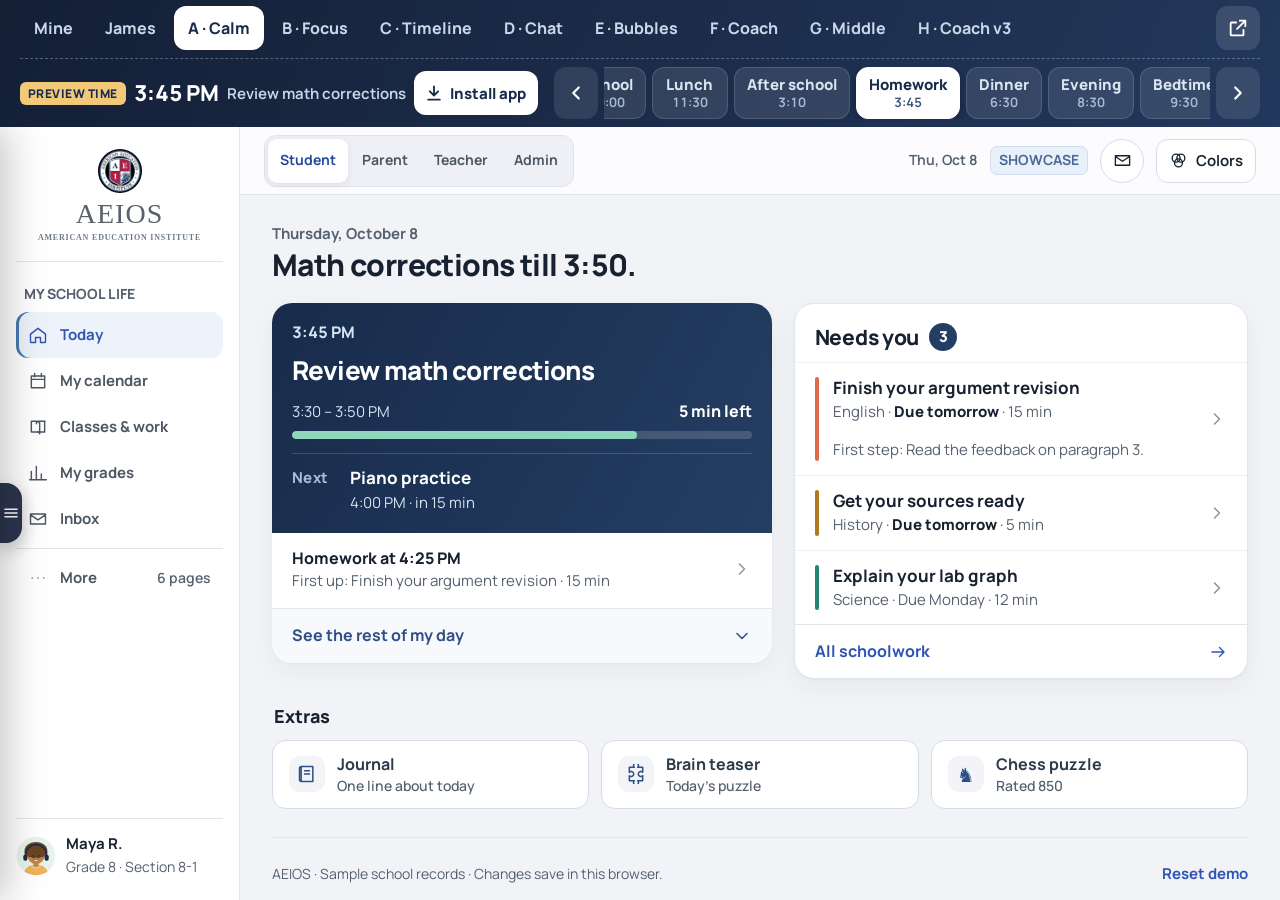
<file: index.html>
<!doctype html>
<html lang="en">
<head>
<meta charset="utf-8">
<meta name="viewport" content="width=device-width,initial-scale=1,viewport-fit=cover">
<meta name="theme-color" content="#182b4b">
<link rel="manifest" href="manifest.webmanifest">
<link rel="icon" type="image/png" sizes="32x32" href="icons/favicon-32.png">
<link rel="apple-touch-icon" href="icons/apple-touch-icon.png">
<meta name="mobile-web-app-capable" content="yes">
<meta name="apple-mobile-web-app-capable" content="yes">
<meta name="apple-mobile-web-app-title" content="AEIOS">
<link rel="stylesheet" href="install.css">
<script src="install.js" data-name="AEIOS" data-ns="aeios"></script>
<link rel="preconnect" href="https://fonts.googleapis.com"><link rel="preconnect" href="https://fonts.gstatic.com" crossorigin><link href="https://fonts.googleapis.com/css2?family=Manrope:wght@400..800&display=swap" rel="stylesheet">
<title>AEIOS Today · compare versions</title>
<style>
*{box-sizing:border-box;margin:0;padding:0}
html,body{height:100%;background:#182b4b;font-family:Manrope,-apple-system,system-ui,sans-serif;-webkit-font-smoothing:antialiased}
body{display:flex;flex-direction:column;height:100vh;height:100dvh;overflow:hidden}
button{font:inherit;color:inherit;background:none;border:0;cursor:pointer;-webkit-tap-highlight-color:transparent}
:focus-visible{outline:3px solid #9cc3ff;outline-offset:2px}
:root{--ai-accent:#265CDA}
/* demo chrome: navy, clearly not part of the app being previewed */
.top{flex:none;background:linear-gradient(115deg,#141f36,#22385c);color:#fff;padding:calc(6px + env(safe-area-inset-top)) calc(10px + env(safe-area-inset-right)) 8px calc(10px + env(safe-area-inset-left));display:grid;grid-template-columns:1fr auto;grid-template-areas:"tabs open" "pv pv";column-gap:8px}
.tabs{grid-area:tabs;display:flex;gap:4px;overflow-x:auto;scrollbar-width:none;-webkit-overflow-scrolling:touch;scroll-snap-type:x proximity;min-width:0;mask-image:linear-gradient(90deg,#000 92%,transparent)}
.tabs::-webkit-scrollbar{display:none}
.tabs button{flex:none;min-height:44px;padding:0 14px;border-radius:12px;color:#c9d7e8;font-size:16px;font-weight:750;white-space:nowrap;scroll-snap-align:start}
.tabs button[aria-selected=true]{background:#fff;color:#182b4b}
.tabs button[hidden]{display:none}
.open{grid-area:open;width:44px;height:44px;border-radius:12px;display:grid;place-items:center;color:#fff;background:rgba(255,255,255,.12);text-decoration:none}
/* Preview time bar */
.pv{grid-area:pv;margin-top:8px;padding:8px 0 0;border-top:1px dashed rgba(201,215,232,.35);min-width:0}
.pv__head{display:flex;align-items:center;gap:8px;min-height:44px;min-width:0}
.pv__lbl{flex:none;padding:3px 8px;border-radius:6px;background:#f2c879;color:#182b4b;font-size:12px;font-weight:800;letter-spacing:.04em;text-transform:uppercase}
.clock{flex:none;font-size:22px;font-weight:800;letter-spacing:-.3px;font-variant-numeric:tabular-nums;line-height:1.1}
.blk{font-size:15px;font-weight:650;color:#c9d7e8;white-space:nowrap;overflow:hidden;text-overflow:ellipsis;flex:1;min-width:0}
.info{font-size:14px;color:#a9bcd3;white-space:nowrap;flex:none}
.top.has-inst .info{display:none}
.inst{flex:none;margin-left:auto;display:inline-flex;align-items:center;gap:6px;height:44px;padding:0 12px 0 10px;border-radius:12px;background:#fff;color:#182b4b;font-size:15px;font-weight:800;white-space:nowrap}
.inst[hidden]{display:none}
.inst:active{transform:scale(.97)}
.inst.hi{box-shadow:0 0 0 3px rgba(156,195,255,.65)}
.pv__row{display:flex;align-items:center;gap:6px;margin-top:6px}
.arrow{flex:none;width:44px;height:52px;border-radius:12px;display:grid;place-items:center;background:rgba(255,255,255,.10);color:#fff}
.arrow:disabled{opacity:.35;cursor:default}
.arrow:not(:disabled):active{background:rgba(255,255,255,.22)}
.chips{flex:1;min-width:0;display:flex;gap:6px;overflow-x:auto;scroll-snap-type:x mandatory;scroll-padding:0 8px;scrollbar-width:none;-webkit-overflow-scrolling:touch;overscroll-behavior-x:contain}
.chips::-webkit-scrollbar{display:none}
.chip{flex:none;scroll-snap-align:center;min-width:76px;height:52px;padding:0 12px;border-radius:12px;display:flex;flex-direction:column;align-items:center;justify-content:center;gap:1px;
 background:rgba(255,255,255,.10);color:#dbe5f2;border:1.5px solid rgba(255,255,255,.14);line-height:1.15}
.chip b{font-size:15px;font-weight:800;white-space:nowrap}
.chip span{font-size:13px;font-weight:650;color:#a9bcd3;font-variant-numeric:tabular-nums;white-space:nowrap}
.chip[aria-checked=true]{background:#fff;color:#182b4b;border-color:#fff;box-shadow:0 2px 10px rgba(0,0,0,.3)}
.chip[aria-checked=true] span{color:#3b5378}
.chip--now b::before{content:"";display:inline-block;width:7px;height:7px;margin:0 5px 2px 0;border-radius:50%;background:#5fcdb2;vertical-align:middle}
.chip:active{transform:scale(.97)}
.stage{flex:1;position:relative;background:#f2f3f7}
.stage iframe{position:absolute;inset:0;width:100%;height:100%;border:0;display:none;background:#f2f3f7}
.stage iframe.on{display:block}
@media (min-width:900px){
 .top{padding-left:20px;padding-right:20px}
 .tabs{mask-image:none}
 .pv{display:flex;align-items:center;gap:16px}
 .pv__head{flex:none;max-width:46%}
 .pv__row{flex:1;margin-top:0;min-width:0}
}
@media (prefers-reduced-motion:reduce){.chip:active,.inst:active{transform:none}}
</style>
</head>
<body>
<div class="top">
  <div class="tabs" role="tablist" aria-label="Version" id="tabs"></div>
  <a class="open" id="open" href="#" target="_blank" rel="noopener" aria-label="Open this version in a new tab"><svg width="22" height="22" viewBox="0 0 24 24" fill="none" stroke="currentColor" stroke-width="2" stroke-linecap="round" stroke-linejoin="round" aria-hidden="true"><path d="M14 4h6v6M20 4l-9 9M18 14v5a1 1 0 0 1-1 1H5a1 1 0 0 1-1-1V7a1 1 0 0 1 1-1h5"/></svg></a>
  <div class="pv" id="pv">
    <div class="pv__head"><span class="pv__lbl" id="pvLbl">Preview time</span><span class="clock" id="clock"></span><span class="blk" id="blk"></span><span class="info" id="info"></span><button type="button" class="inst" id="inst" hidden><svg width="20" height="20" viewBox="0 0 24 24" fill="none" stroke="currentColor" stroke-width="2.2" stroke-linecap="round" stroke-linejoin="round" aria-hidden="true"><path d="M12 4v11M7 10l5 5 5-5M5 20h14"/></svg>Install app</button></div>
    <div class="pv__row">
      <button type="button" class="arrow" id="prev" aria-label="Earlier time"><svg width="22" height="22" viewBox="0 0 24 24" fill="none" stroke="currentColor" stroke-width="2.4" stroke-linecap="round" stroke-linejoin="round" aria-hidden="true"><path d="M15 6l-6 6 6 6"/></svg></button>
      <div class="chips" id="chips" role="radiogroup" aria-labelledby="pvLbl"></div>
      <button type="button" class="arrow" id="next" aria-label="Later time"><svg width="22" height="22" viewBox="0 0 24 24" fill="none" stroke="currentColor" stroke-width="2.4" stroke-linecap="round" stroke-linejoin="round" aria-hidden="true"><path d="M9 6l6 6-6 6"/></svg></button>
    </div>
  </div>
</div>
<div class="stage" id="stage"></div>
<script>
(function(){
var MIN=360,MAX=1350,STEP=5;
/* Maya's Thursday, from the showcase demo data (aeios2027.netlify.app) */
var DAY=[[405,425,'Wake up & wash'],[425,460,'Breakfast & get ready'],[465,495,'Travel to school'],
 [495,520,'Advisory'],[520,575,'Mathematics'],[575,630,'English'],[630,685,'Science'],[685,730,'Lunch & recess'],[730,785,'Social studies'],[785,850,'Studio & thinking skills'],[850,870,'Pack up'],
 [870,900,'Travel home'],[900,920,'Snack & decompress'],[930,950,'Review math corrections'],[960,985,'Piano practice'],
 [1095,1125,'Dinner'],[1150,1170,'Read a chapter'],[1230,1260,'Get ready for tomorrow'],[1260,1290,'Reading & quiet time'],[1290,1305,'Lights out']];
/* Preview moments: one tap each, no dragging. "Now" = the real clock (kept inside 6:00 AM to 10:30 PM). */
var MOMENTS=[{id:'now',label:'Now'},{id:'morning',label:'Morning',m:435},{id:'school',label:'School',m:600},{id:'lunch',label:'Lunch',m:690},
 {id:'afterschool',label:'After school',m:910},{id:'homework',label:'Homework',m:945},{id:'dinner',label:'Dinner',m:1110},
 {id:'evening',label:'Evening',m:1230},{id:'bedtime',label:'Bedtime',m:1290}];
var TABS=[
 {id:'mine',label:'Mine',src:'mine/',kind:'reload',info:'Copy of the live site',title:'Mine: copy of the live student Today page'},
 {id:'james',label:'James',src:'james/',kind:'reload',info:'No clock \u00b7 his markers moved',title:'James: Day View mockup'},
 {id:'a',label:'A \u00b7 Calm',src:'new/',kind:'msg',info:'',title:'A: Calm'},
 {id:'b',label:'B \u00b7 Focus',src:'variants/b-focus/index.html',kind:'msg',info:'Concept',title:'B: Focus',optional:1},
 {id:'c',label:'C \u00b7 Timeline',src:'variants/c-timeline/index.html',kind:'msg',info:'Concept',title:'C: Timeline',optional:1},
 {id:'d',label:'D \u00b7 Chat',src:'variants/d-chat/index.html',kind:'msg',info:'Concept',title:'D: Chat',optional:1},
 {id:'bubbles',label:'E \u00b7 Bubbles',src:'variants/e-bubbles/index.html',kind:'msg',info:'Concept',title:'E: Bubbles'},
 {id:'coach',label:'F \u00b7 Coach',src:'coach/index.html',kind:'msg',info:'Concept \u00b7 AI coach',title:'F: Coach (text + voice)'},
 {id:'middle',label:'G \u00b7 Middle',src:'middle/index.html',kind:'msg',info:'Concept \u00b7 kid plans, coach reviews',title:'G: Middle'},
 {id:'coachv',label:'H \u00b7 Coach v3',src:'coach3/index.html',kind:'msg',info:'Concept \u00b7 coach throughout',title:'H: Coach v3'}];
var byId={};TABS.forEach(function(t){byId[t.id]=t;});
var $=function(i){return document.getElementById(i);};
var frames={},tab='a',T=945,sel='homework';
function clk(m){var h=Math.floor(m/60),mm=m%60;return (h%12||12)+':'+(mm<10?'0':'')+mm+' '+(h>=12?'PM':'AM');}
function short(m){var h=Math.floor(m/60),mm=m%60;return (h%12||12)+':'+(mm<10?'0':'')+mm;}
function hhmm(m){var h=Math.floor(m/60),mm=m%60;return (h<10?'0':'')+h+':'+(mm<10?'0':'')+mm;}
function compact(m){return String(Math.floor(m/60)*100+m%60).padStart(4,'0');}
function blockAt(m){for(var i=0;i<DAY.length;i++)if(m>=DAY[i][0]&&m<DAY[i][1])return DAY[i];return null;}
function nowMin(){var d=new Date(),m=d.getHours()*60+d.getMinutes();return Math.max(MIN,Math.min(MAX,Math.round(m/STEP)*STEP));}
function mOf(x){return x.id==='now'?nowMin():x.m;}
function url(t){var d=byId[t];return d.kind==='reload'?d.src+'?t='+compact(T):(t==='a'?d.src+'?t='+compact(T):d.src+'#t='+hhmm(T));}
/* tabs */
TABS.forEach(function(t){var b=document.createElement('button');b.setAttribute('role','tab');b.id='t-'+t.id;b.dataset.tab=t.id;b.textContent=t.label;if(t.optional)b.hidden=true;$('tabs').appendChild(b);
 if(t.optional)fetch(t.src,{method:'HEAD',cache:'no-store'}).then(function(r){if(r.ok){b.hidden=false;var c=$('t-'+tab);if(c&&c.scrollIntoView)c.scrollIntoView({block:'nearest',inline:'center'});}}).catch(function(){});});
/* time chips (radiogroup, roving tabindex) */
var chipsEl=$('chips');
MOMENTS.forEach(function(x){var b=document.createElement('button');b.type='button';b.className='chip'+(x.id==='now'?' chip--now':'');b.id='c-'+x.id;b.dataset.id=x.id;
 b.setAttribute('role','radio');b.innerHTML='<b>'+x.label+'</b><span></span>';chipsEl.appendChild(b);});
function chipTimes(){MOMENTS.forEach(function(x){var b=$('c-'+x.id),m=mOf(x);b.querySelector('span').textContent=short(m);b.setAttribute('aria-label',x.label+', '+clk(m));});}
function idx(id){for(var i=0;i<MOMENTS.length;i++)if(MOMENTS[i].id===id)return i;return -1;}
function centerChip(b,smooth){var r=chipsEl.getBoundingClientRect(),c=b.getBoundingClientRect();
 var left=chipsEl.scrollLeft+(c.left-r.left)-(r.width-c.width)/2;chipsEl.scrollTo({left:Math.max(0,left),behavior:smooth?'smooth':'auto'});}
function post(t){var f=frames[t];if(!f||!f.contentWindow)return;try{f.contentWindow.postMessage({type:'demoTime',t:hhmm(T)},location.origin==='null'?'*':location.origin);}catch(e){}}
function loadFrame(t){var f=frames[t],u=url(t);if(byId[t].kind==='reload'){if(f.getAttribute('src')!==u)f.setAttribute('src',u);}else if(!f.getAttribute('src'))f.setAttribute('src',u);else post(t);}
function paint(){
 $('clock').textContent=clk(T);var b=blockAt(T);$('blk').textContent=b?b[2]:(T<405||T>=1305?'Asleep':'Free time');
 var i=idx(sel);
 [].forEach.call(chipsEl.children,function(c,k){var on=c.dataset.id===sel;c.setAttribute('aria-checked',on);c.tabIndex=(on||(i<0&&k===0))?0:-1;});
 $('prev').disabled=i<=0;$('next').disabled=i<0?false:i>=MOMENTS.length-1;
 $('info').textContent=byId[tab].info;$('open').href=url(tab);
 var h='#'+tab+'/t='+hhmm(T);if(location.hash!==h)history.replaceState(null,'',h);
}
function setT(m){m=Math.max(MIN,Math.min(MAX,Math.round(m/STEP)*STEP));T=m;paint();
 for(var k in frames)if(byId[k].kind==='msg')post(k);
 try{localStorage.setItem('aeios-compare-t',T);}catch(e){}
 if(byId[tab].kind==='reload')loadFrame(tab);}
function pick(id,focus){var i=idx(id);if(i<0)return;sel=id;chipTimes();setT(mOf(MOMENTS[i]));var b=$('c-'+id);centerChip(b,true);if(focus)b.focus({preventScroll:true});}
chipsEl.addEventListener('click',function(e){var b=e.target.closest('.chip');if(b)pick(b.dataset.id,false);});
chipsEl.addEventListener('keydown',function(e){var i=idx(sel),n=MOMENTS.length,k=e.key,j=null;
 if(k==='ArrowRight'||k==='ArrowDown')j=i<0?0:(i+1)%n;else if(k==='ArrowLeft'||k==='ArrowUp')j=i<0?n-1:(i-1+n)%n;else if(k==='Home')j=0;else if(k==='End')j=n-1;
 if(j!=null){e.preventDefault();pick(MOMENTS[j].id,true);}});
function step(d){var i=idx(sel);
 if(i<0){/* custom time from a link: go to the nearest moment in that direction */var best=null;
  MOMENTS.forEach(function(x){if(x.id==='now')return;if(d>0?x.m>T:x.m<T){if(!best||(d>0?x.m<best.m:x.m>best.m))best=x;}});
  if(best)pick(best.id);return;}
 var j=Math.max(0,Math.min(MOMENTS.length-1,i+d));if(j!==i)pick(MOMENTS[j].id);}
$('prev').addEventListener('click',function(){step(-1);});
$('next').addEventListener('click',function(){step(1);});
function show(t){
 if(!byId[t])t='a';tab=t;
 if(!frames[t]){var f=document.createElement('iframe');f.title=byId[t].title;f.addEventListener('load',function(){if(byId[t].kind==='msg')post(t);});$('stage').appendChild(f);frames[t]=f;}
 loadFrame(t);
 for(var k in frames)frames[k].classList.toggle('on',k===t);
 [].forEach.call(document.querySelectorAll('.tabs button'),function(b){var on=b.dataset.tab===t;b.setAttribute('aria-selected',on);if(on&&b.scrollIntoView)b.scrollIntoView({block:'nearest',inline:'nearest'});});
 paint();
}
$('tabs').addEventListener('click',function(e){var b=e.target.closest('button');if(b)show(b.dataset.tab);});
setInterval(function(){chipTimes();if(sel==='now'){var m=nowMin();if(m!==T)setT(m);}},60000);
/* initial state: hash > saved > Homework 3:45 PM. Old links (#a/after, #a/t=10:30) keep working. */
var m=/^#([a-z]+)(?:\/(?:t=)?(\d{1,2}):?(\d{2}))?/.exec(location.hash||''),named={before:435,school:600,after:945,night:1230};
try{var sv=+localStorage.getItem('aeios-compare-t');if(sv>=MIN&&sv<=MAX)T=sv;}catch(e){}
var nm=/\/(before|school|after|night)$/.exec(location.hash||'');
if(m&&m[2])T=Math.max(MIN,Math.min(MAX,+m[2]*60+(+m[3])));else if(nm)T=named[nm[1]];
sel='';MOMENTS.forEach(function(x){if(!sel&&x.id!=='now'&&x.m===T)sel=x.id;});
var t0=m?m[1]:'a';if(t0==='new')t0='a';
chipTimes();show(t0);
if(sel)centerChip($('c-'+sel),false);
/* Install app: install.js picks Chrome's one-tap prompt, a hand-off to Chrome from in-app browsers, or 2 steps */
var AI=window.AppInstall,ib=$('inst');
function instUI(){var v=!!(AI&&AI.visible());ib.hidden=!v;document.querySelector('.top').classList.toggle('has-inst',v);ib.classList.toggle('hi',!!(AI&&AI.handedOff&&AI.mode()==='prompt'));}
if(AI){AI.onChange(instUI);ib.addEventListener('click',function(){AI.install();});}
instUI();
if('serviceWorker' in navigator&&window.isSecureContext)window.addEventListener('load',function(){navigator.serviceWorker.register('sw.js',{scope:'./'}).catch(function(){});});
})();
</script>
</body>
</html>
</file>
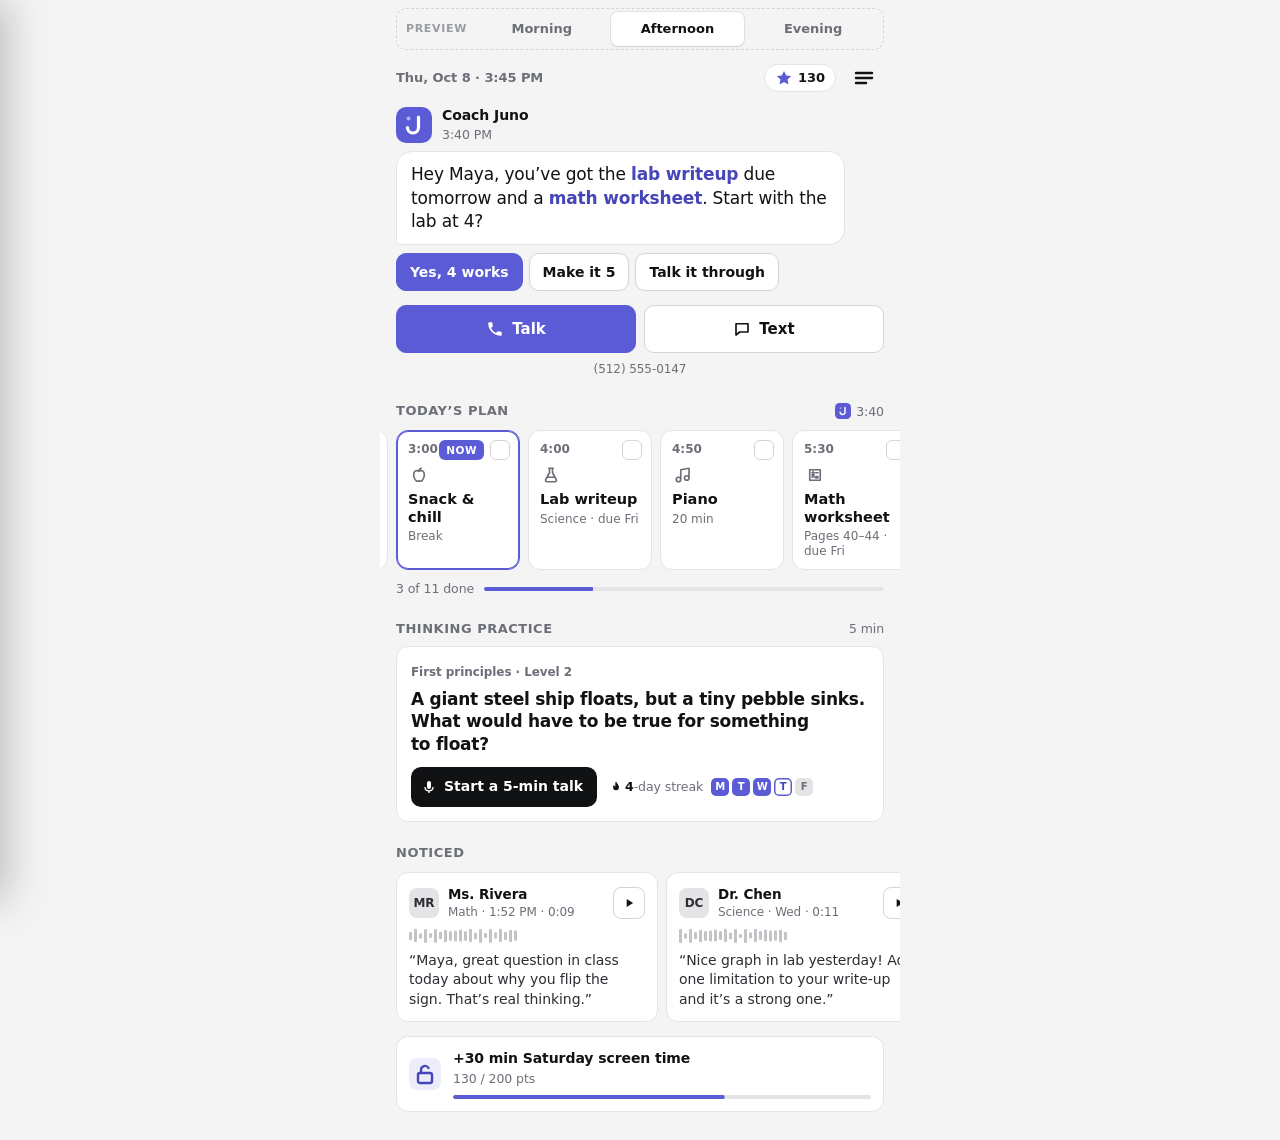
<file: coach/index.html>
<!doctype html>
<html lang="en" class="ph-afternoon">
<head>
<meta charset="utf-8">
<meta name="viewport" content="width=device-width,initial-scale=1,viewport-fit=cover">
<meta http-equiv="Content-Security-Policy" content="default-src 'none'; script-src 'self'; style-src 'self' 'unsafe-inline'; img-src 'self' data:; connect-src 'self'; base-uri 'none'; form-action 'none'">
<meta name="referrer" content="no-referrer">
<link rel="icon" type="image/png" sizes="32x32" href="../icons/favicon-32.png">
<meta name="theme-color" content="#f4f4f5">
<title>AEIOS · Today · F (Coach)</title>
<link rel="stylesheet" href="../shared/mature.css">
<style>
/* AEIOS · Today · Variant F "Coach": the landing page is the coach's latest text. Fictional sample data only. */
.act{margin-top:14px}
.btns{display:grid;grid-template-columns:1fr 1fr;gap:8px}
.big{min-height:48px;border-radius:10px;display:flex;align-items:center;justify-content:center;gap:8px;font-size:15px;font-weight:650;border:1px solid var(--line2);background:var(--card);color:var(--ink)}
.big.call{background:var(--acc);border-color:var(--acc);color:#fff}
.big:active{transform:scale(.98)}
.num{display:block;width:max-content;margin:6px auto 0;padding:2px 8px;font-size:12px;color:var(--muted);text-decoration:none;font-variant-numeric:tabular-nums}
</style>
</head>
<body class="ph-afternoon">
<main class="wrap">
 <div class="pv" id="pv" role="radiogroup" aria-labelledby="pvL"><span id="pvL">Preview</span><div class="seg" id="seg">
  <button type="button" role="radio" data-p="morning">Morning</button><button type="button" role="radio" data-p="afternoon">Afternoon</button><button type="button" role="radio" data-p="evening">Evening</button></div></div>

 <div class="top">
  <span class="when" id="when"></span>
  <span class="pts" id="pts" aria-live="polite"></span>
  <button type="button" class="menu" id="menu" aria-label="Menu: checklists, calendar, grades and more"><svg width="24" height="24" viewBox="0 0 24 24" fill="none" stroke="currentColor" stroke-width="2.4" stroke-linecap="round" aria-hidden="true"><path d="M4 7h16M4 12h16M4 17h10"/></svg></button>
 </div>

 <section class="coach" aria-labelledby="coachName">
  <div class="who"><span class="mark" id="av1"></span><div><b id="coachName">Coach Juno</b><span class="t" id="sent"></span></div></div>
  <div class="thread" id="thread" aria-live="polite"></div>
  <div class="qr" id="qr"></div>
 </section>

 <section class="act" aria-label="Call or text Coach Juno">
  <div class="btns">
   <button type="button" class="big call" id="bCall" aria-label="Talk: call Coach Juno"><span class="ic"><svg width="18" height="18" viewBox="0 0 24 24" fill="currentColor" aria-hidden="true"><path d="M6.6 10.8a15.1 15.1 0 0 0 6.6 6.6l2.2-2.2a1 1 0 0 1 1-.25 11.4 11.4 0 0 0 3.6.57 1 1 0 0 1 1 1V20a1 1 0 0 1-1 1A17 17 0 0 1 3 4a1 1 0 0 1 1-1h3.5a1 1 0 0 1 1 1c0 1.25.2 2.45.57 3.57a1 1 0 0 1-.25 1z"/></svg></span>Talk</button>
   <button type="button" class="big text" id="bText" aria-label="Text Coach Juno"><span class="ic"><svg width="18" height="18" viewBox="0 0 24 24" fill="none" stroke="currentColor" stroke-width="2.2" stroke-linejoin="round" aria-hidden="true"><path d="M4 5h16v11H9l-5 4z"/></svg></span>Text</button>
  </div>
  <a class="num" href="tel:+15125550147" aria-label="Coach Juno's number, (512) 555-0147">(512) 555-0147</a>
 </section>

 <section class="sec" aria-labelledby="planH">
  <div class="sh"><h2 id="planH">Today’s plan</h2><span class="note" id="planNote"></span></div>
  <div class="strip" id="strip" role="list"></div>
  <div class="prog"><span id="progT"></span><div class="bar" aria-hidden="true"><i id="progB"></i></div></div>
 </section>

 <section class="sec" aria-labelledby="thinkH">
  <div class="sh"><h2 id="thinkH">Thinking practice</h2><span class="note">5 min</span></div>
  <div class="think card">
   <span class="course">First principles · Level 2</span>
   <p class="q">A giant steel ship floats, but a tiny pebble sinks. What would have to be true for something to float?</p>
   <p class="qh"></p>
   <div class="trow">
    <button type="button" class="go" id="bThink"><span class="ic"><svg width="16" height="16" viewBox="0 0 24 24" fill="currentColor" aria-hidden="true"><path d="M12 15a3 3 0 0 0 3-3V6a3 3 0 1 0-6 0v6a3 3 0 0 0 3 3Zm5-3a5 5 0 0 1-10 0H5a7 7 0 0 0 6 6.9V21h2v-2.1A7 7 0 0 0 19 12Z"/></svg></span><span id="thinkL">Start a 5-min talk</span></button>
    <div class="streak"><span class="fl"><svg width="14" height="14" viewBox="0 0 24 24" fill="currentColor" aria-hidden="true"><path d="M12 2c1 3.5 5 5.5 5 10.5A5 5 0 0 1 7 12.6c0-2 1-3.6 2-4.6 0 2 1 3 2 3 0-3-1-5.5 1-9Z"/></svg><span id="stN">4</span><span class="sl">-day streak</span></span><div class="days" id="days" aria-label="Streak this week"></div></div>
   </div>
  </div>
 </section>

 <section class="sec" aria-labelledby="notH">
  <div class="sh"><h2 id="notH">Noticed</h2></div>
  <div class="nstrip" id="notes"></div>
  <div class="reward card"><span class="ri"><svg width="24" height="24" viewBox="0 0 24 24" fill="none" stroke="currentColor" stroke-width="2.4" stroke-linecap="round" stroke-linejoin="round" aria-hidden="true"><rect x="5" y="11" width="14" height="10" rx="2"/><path d="M8 11V8a4 4 0 0 1 7.5-2"/></svg></span>
   <div class="rb"><b>+30 min Saturday screen time</b><span id="rwT"></span><div class="bar" aria-hidden="true"><i id="rwB"></i></div></div></div>
 </section>

</main>

<div class="scrim" id="scrim" hidden></div>
<section class="sheet call-s" id="callS" role="dialog" aria-modal="true" aria-labelledby="callH" hidden>
 <div class="ring" id="av2"></div>
 <h3 id="callH">Coach Juno</h3>
 <p class="st" id="callSt">Calling…</p>
 <div class="caps" id="caps" aria-live="polite"></div>
 <div class="say" id="say"></div>
 <div class="ctl">
  <button type="button" id="mute" aria-pressed="false"><span class="cb"><svg width="24" height="24" viewBox="0 0 24 24" fill="none" stroke="currentColor" stroke-width="2.2" stroke-linecap="round" aria-hidden="true"><path d="M12 15a3 3 0 0 0 3-3V6a3 3 0 1 0-6 0v6a3 3 0 0 0 3 3ZM19 12a7 7 0 0 1-14 0M12 19v3"/></svg></span>Mute</button>
  <button type="button" class="end" id="endCall"><span class="cb"><svg width="26" height="26" viewBox="0 0 24 24" fill="currentColor" aria-hidden="true"><path d="M12 9c-3 0-5.8.8-8.3 2.3a1 1 0 0 0-.4 1.2l1 2.4a1 1 0 0 0 1.2.6l3-1a1 1 0 0 0 .7-.9V12a12 12 0 0 1 5.6 0v1.6a1 1 0 0 0 .7.9l3 1a1 1 0 0 0 1.2-.6l1-2.4a1 1 0 0 0-.4-1.2A15.6 15.6 0 0 0 12 9Z"/></svg></span>End</button>
 </div>
</section>
<section class="sheet text-s" id="textS" role="dialog" aria-modal="true" aria-labelledby="textH" hidden>
 <div class="tsh"><span class="mark" id="av3"></span><div><b id="textH">Coach Juno</b><span>(512) 555-0147</span></div>
  <button type="button" class="x" id="closeText" aria-label="Close texts"><svg width="22" height="22" viewBox="0 0 24 24" fill="none" stroke="currentColor" stroke-width="2.4" stroke-linecap="round" aria-hidden="true"><path d="M6 6l12 12M18 6L6 18"/></svg></button></div>
 <div class="tth" id="tth" aria-live="polite"></div>
 <form class="tin" id="tform" action="#"><label class="sr" for="tinput">Message to Coach Juno</label><input id="tinput" autocomplete="off" maxlength="300" placeholder="Text Coach Juno…"><button type="submit" aria-label="Send"><svg width="22" height="22" viewBox="0 0 24 24" fill="currentColor" aria-hidden="true"><path d="M3 20.5 21 12 3 3.5 3 10l12 2-12 2z"/></svg></button></form>
</section>
<div class="toast" id="toast" role="status"></div>
<script src="../shared/drawer.js"></script>
<script src="app.js"></script>
</body>
</html>
</file>
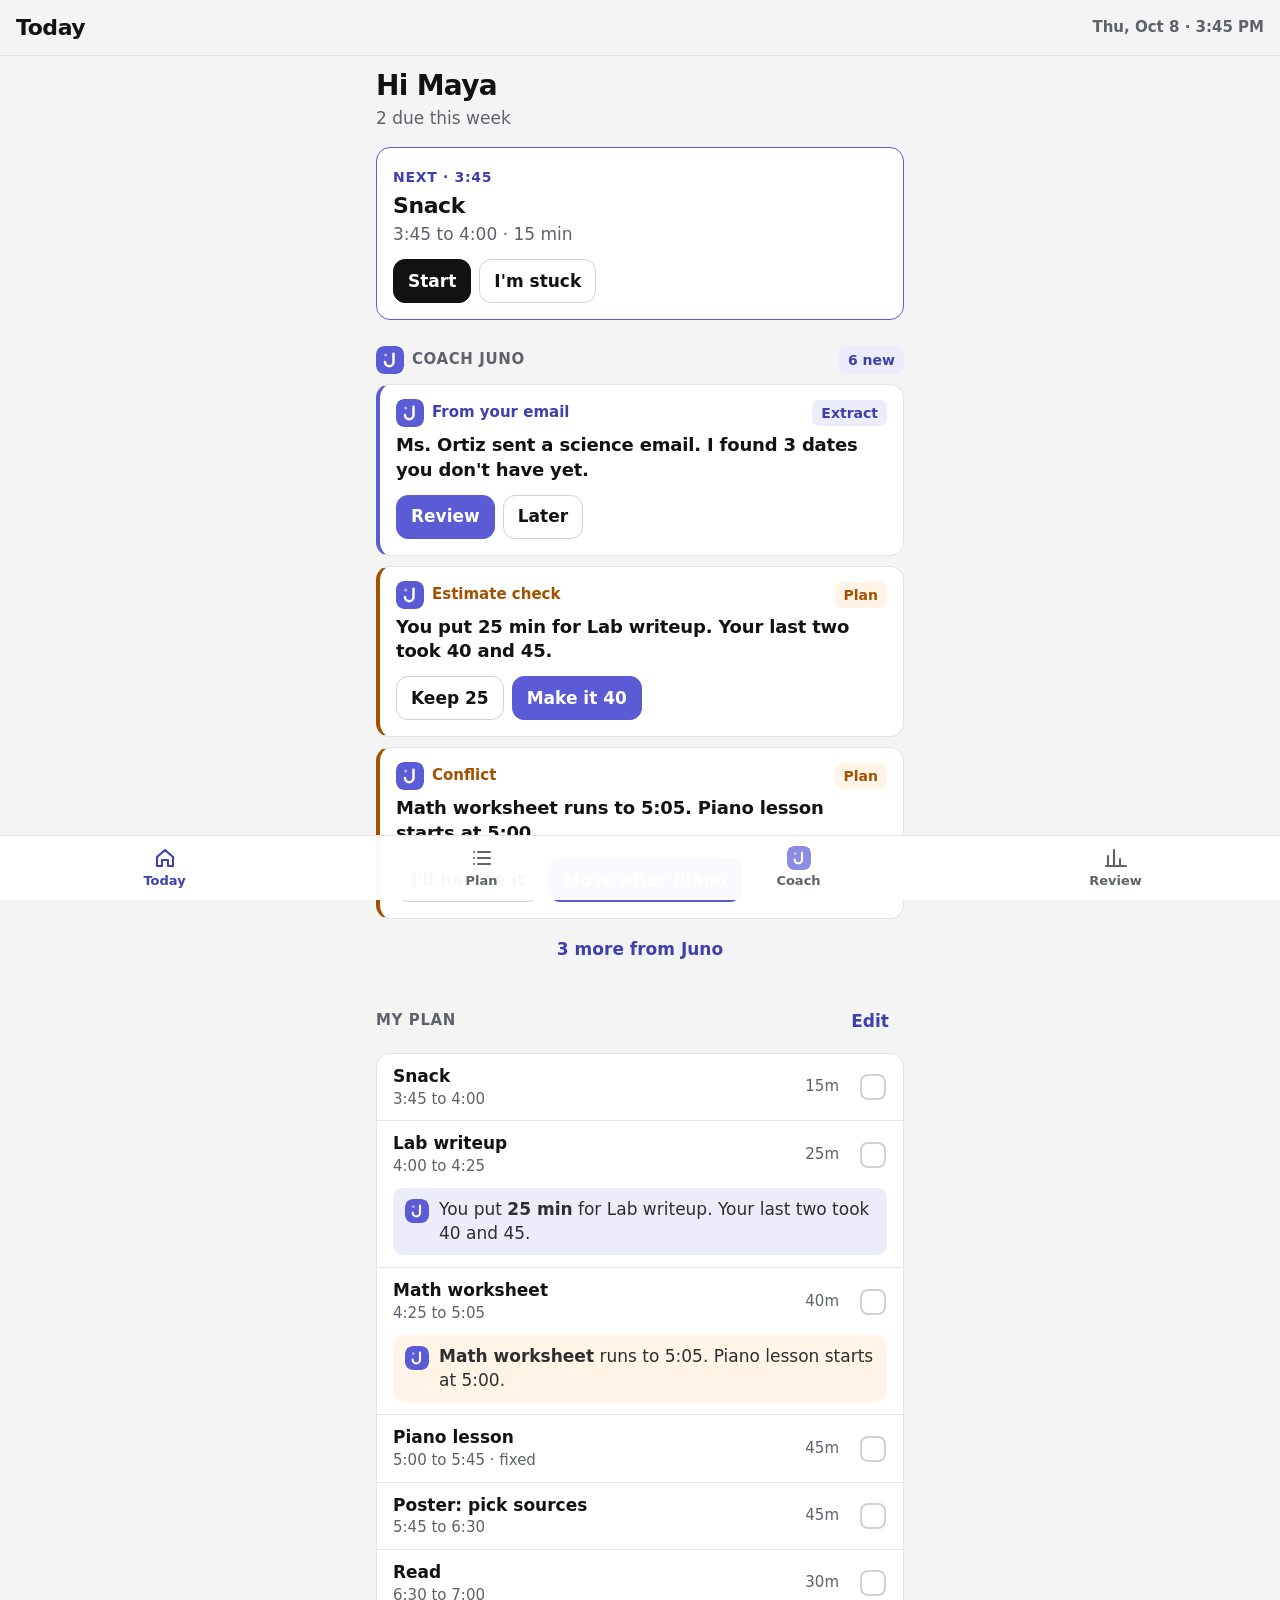
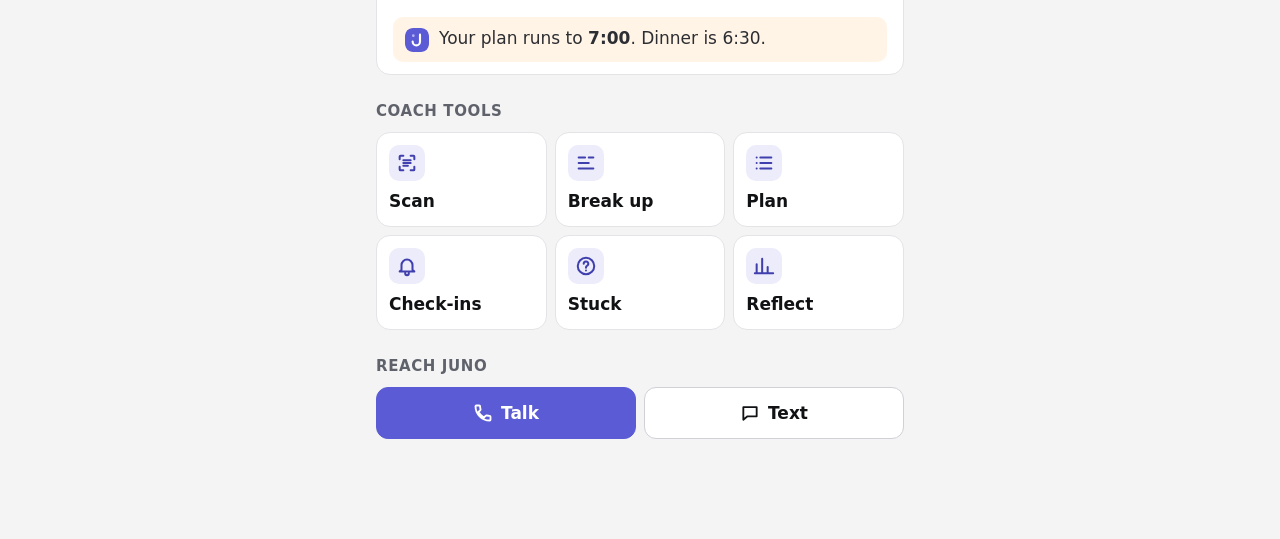
<file: coach3/index.html>
<!doctype html>
<html lang="en">
<head>
<meta charset="utf-8">
<meta name="viewport" content="width=device-width,initial-scale=1,viewport-fit=cover">
<meta http-equiv="Content-Security-Policy" content="default-src 'none'; script-src 'self'; style-src 'self' 'unsafe-inline'; img-src 'self' data:; connect-src 'self'; base-uri 'none'; form-action 'none'">
<meta name="referrer" content="no-referrer">
<link rel="icon" type="image/png" sizes="32x32" href="../icons/favicon-32.png">
<meta name="theme-color" content="#f4f4f5">
<title>AEIOS · Coach v3</title>
<link rel="stylesheet" href="style.css">
</head>
<body>
<header class="bar" id="bar">
 <button type="button" class="back" id="back" aria-label="Back" hidden><svg width="24" height="24" viewBox="0 0 24 24" fill="none" stroke="currentColor" stroke-width="2.4" stroke-linecap="round" stroke-linejoin="round" aria-hidden="true"><path d="M15 5l-7 7 7 7"/></svg></button>
 <h1 id="title">Today</h1>
 <span class="when" id="when">Thu, Oct 8 · 3:45 PM</span>
</header>
<main class="wrap" id="view" tabindex="-1"></main>
<nav class="tabs" id="tabs" aria-label="Main">
 <a href="#/" data-r="home"><svg width="24" height="24" viewBox="0 0 24 24" fill="none" stroke="currentColor" stroke-width="2.1" stroke-linecap="round" stroke-linejoin="round" aria-hidden="true"><path d="M4 11l8-7 8 7v9h-5v-6H9v6H4z"/></svg>Today</a>
 <a href="#/plan" data-r="plan"><svg width="24" height="24" viewBox="0 0 24 24" fill="none" stroke="currentColor" stroke-width="2.1" stroke-linecap="round" stroke-linejoin="round" aria-hidden="true"><path d="M8 6h12M8 12h12M8 18h12M4 6h.01M4 12h.01M4 18h.01"/></svg>Plan</a>
 <a href="#/coach" data-r="coach"><span class="tmark" aria-hidden="true"></span>Coach</a>
 <a href="#/review" data-r="review"><svg width="24" height="24" viewBox="0 0 24 24" fill="none" stroke="currentColor" stroke-width="2.1" stroke-linecap="round" stroke-linejoin="round" aria-hidden="true"><path d="M4 20V10M10 20V4M16 20v-7M22 20H2"/></svg>Review</a>
</nav>
<div class="toast" id="toast" role="status" aria-live="polite"></div>
<script src="app.js"></script>
</body>
</html>
</file>
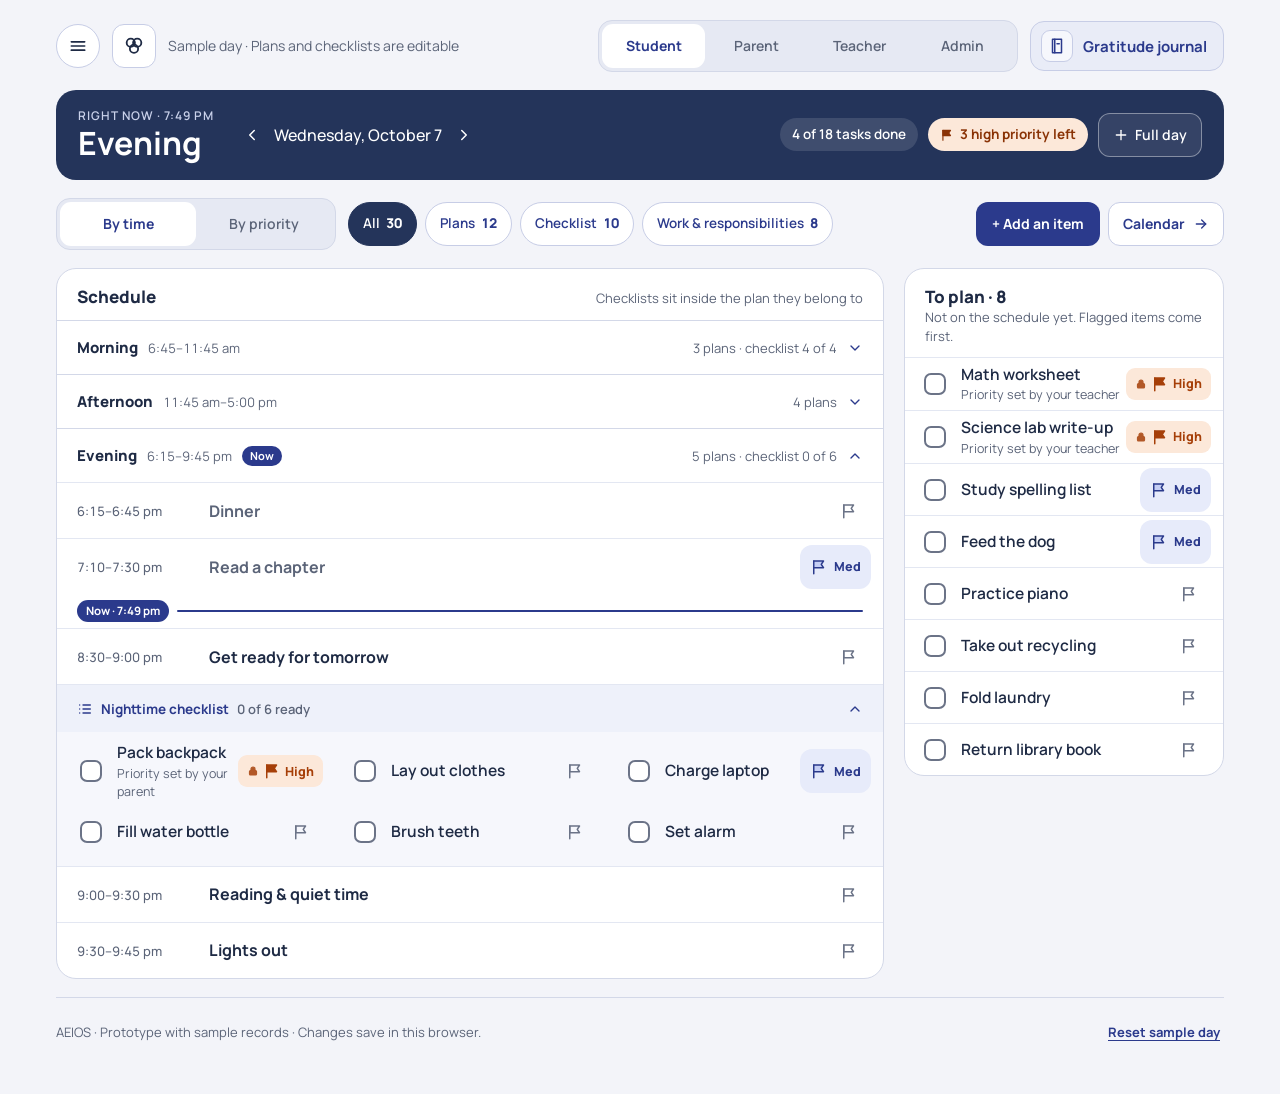
<file: james/index.html>
<!doctype html>
<html><head><!-- frame-runtime --><!-- /frame-runtime --><meta charset="utf8"><meta name="viewport" content="width=device-width,initial-scale=1,viewport-fit=cover"><style>:root{color-scheme:light;box-sizing:border-box;padding-top:env(safe-area-inset-top,0px);padding-bottom:env(safe-area-inset-bottom,0px)}html{scroll-padding-top:env(safe-area-inset-top,0px)}body{margin:0;padding:0;font:14px -apple-system,BlinkMacSystemFont,sans-serif;background:#faf9f5;color:#141413}img{max-width:100%}[hidden]:not([hidden=until-found i]){display:none!important}</style></head><body>
<title>AEIOS Day View</title>
<link rel="preconnect" href="https://fonts.googleapis.com">
<link rel="preconnect" href="https://fonts.gstatic.com" crossorigin="">
<link rel="stylesheet" href="https://fonts.googleapis.com/css2?family=Manrope:wght@400..800&amp;display=swap">
<style>
/* Layout: one fluid page; schedule (morning / afternoon / evening) + "to plan" side by side on wide screens, stacked on phones; priority view as wrapping columns */
:root {
  --bg: #F3F4F9;
  --surface: #FFFFFF;
  --surface-2: #F6F7FC;
  --surface-3: #EEF1FA;
  --tint: #E9ECF7;
  --seg: #E6E9F3;
  --fg: #1E2A44;
  --muted: #5B6478;
  --icon-muted: #6B7387;
  --line: #E3E7F2;
  --border: #D3D8E8;
  --border-2: #C7CDE6;
  --accent: #2B3A8C;
  --on-accent: #FFFFFF;
  --band: #24345A;
  --band-fg: #FFFFFF;
  --band-muted: #C9D1EA;
  --high: #A63F08;
  --high-bg: #FCE8D9;
  --med: #2B3A8C;
  --med-bg: #E7EBFA;
  --med-fill: #C5CEF4;
  --ok: #1F6B45;
  --font: 'Manrope', ui-sans-serif, system-ui, -apple-system, 'Segoe UI', sans-serif;
}
@media (prefers-color-scheme: dark) {
  :root:not([data-theme="light"]) {
    --bg: #11162A; --surface: #1A2139; --surface-2: #161D33; --surface-3: #212A48; --tint: #212A48; --seg: #222B47;
    --fg: #E6E9F5; --muted: #A3ABC2; --icon-muted: #959DB6; --line: #2A3352; --border: #2E3756; --border-2: #3A4468;
    --accent: #A9B8FF; --on-accent: #11162A; --band: #2A3A66; --band-fg: #FFFFFF; --band-muted: #C9D1EA;
    --high: #FFB08A; --high-bg: #4A2414; --med: #B9C5FF; --med-bg: #26305A; --med-fill: #4D5A99; --ok: #8FD9B1;
    color-scheme: dark;
  }
}
:root[data-theme="dark"] {
  --bg: #11162A; --surface: #1A2139; --surface-2: #161D33; --surface-3: #212A48; --tint: #212A48; --seg: #222B47;
  --fg: #E6E9F5; --muted: #A3ABC2; --icon-muted: #959DB6; --line: #2A3352; --border: #2E3756; --border-2: #3A4468;
  --accent: #A9B8FF; --on-accent: #11162A; --band: #2A3A66; --band-fg: #FFFFFF; --band-muted: #C9D1EA;
  --high: #FFB08A; --high-bg: #4A2414; --med: #B9C5FF; --med-bg: #26305A; --med-fill: #4D5A99; --ok: #8FD9B1;
  color-scheme: dark;
}

* { box-sizing: border-box; }
body { background: var(--bg); color: var(--fg); font-family: var(--font); font-size: 15px; line-height: 1.4; }
button { font: inherit; color: inherit; cursor: pointer; }
button:focus-visible { outline: 3px solid var(--accent); outline-offset: 2px; }
svg { display: block; }
.wrap { max-width: 1200px; margin: 0 auto; padding-inline: 16px; padding-block: 20px 40px; display: flex; flex-direction: column; gap: 18px; }

/* top bar */
.top { display: flex; flex-wrap: wrap; align-items: center; gap: 12px; }
.icon-btn { width: 44px; height: 44px; flex-shrink: 0; border: 1px solid var(--border-2); background: var(--surface); display: flex; align-items: center; justify-content: center; }
.icon-btn.round { border-radius: 22px; }
.icon-btn.sq { border-radius: 12px; }
.caption { flex: 1 1 220px; min-width: 0; color: var(--muted); font-size: 14px; }
.seg { display: flex; padding: 3px; background: var(--seg); border: 1px solid var(--border); border-radius: 14px; min-width: 0; }
.seg button { flex: 1; height: 44px; padding: 0 12px; border: 0; border-radius: 11px; background: transparent; color: var(--muted); font-size: 14px; font-weight: 600; white-space: nowrap; }
.seg button[aria-pressed="true"] { background: var(--surface); color: var(--accent); font-weight: 700; }
.roles { flex: 1 1 320px; max-width: 420px; }
.roles button { padding: 0 8px; }
.journal { height: 50px; padding: 0 16px 0 10px; border: 1px solid var(--border-2); border-radius: 14px; background: var(--tint); color: var(--accent); font-size: 15px; font-weight: 700; display: flex; align-items: center; gap: 10px; }
.journal .ib { width: 32px; height: 32px; border: 1px solid var(--border-2); border-radius: 9px; background: var(--surface-2); display: flex; align-items: center; justify-content: center; }

/* day band */
.band { padding: 18px 22px; border-radius: 20px; background: var(--band); color: var(--band-fg); display: flex; flex-wrap: wrap; align-items: center; gap: 12px 28px; }
.eyebrow { font-size: 12px; font-weight: 600; letter-spacing: 0.08em; color: var(--band-muted); }
.part { font-size: 32px; font-weight: 700; line-height: 1.15; }
.datenav { display: flex; align-items: center; margin-left: -12px; }
.datenav button { width: 44px; height: 44px; border: 0; background: transparent; color: var(--band-fg); display: flex; align-items: center; justify-content: center; }
.datenav span { font-size: 16px; font-weight: 500; }
.band-right { margin-left: auto; display: flex; flex-wrap: wrap; align-items: center; gap: 10px; }
.pill { padding: 7px 12px; border-radius: 999px; font-size: 13.5px; font-weight: 600; display: flex; align-items: center; gap: 6px; }
.pill.soft { background: rgba(255,255,255,0.12); color: var(--band-fg); }
.pill.high { background: #FCE8D9; color: #8A3306; font-weight: 700; }
.ghost { height: 44px; padding: 0 14px; border: 1px solid rgba(255,255,255,0.4); border-radius: 12px; background: rgba(255,255,255,0.08); color: var(--band-fg); font-size: 14px; font-weight: 600; display: flex; align-items: center; gap: 6px; }

/* controls */
.controls { display: flex; flex-wrap: wrap; align-items: center; gap: 12px; }
.views { flex: 0 1 280px; }
.chips { display: flex; flex-wrap: wrap; gap: 8px; }
.chip { height: 44px; padding: 0 14px; border: 1px solid var(--border-2); border-radius: 999px; background: var(--surface); color: var(--accent); font-size: 13.5px; font-weight: 600; display: flex; align-items: center; gap: 6px; }
.chip b { font-weight: 800; font-variant-numeric: tabular-nums; }
.chip[aria-pressed="true"] { background: var(--band); border-color: var(--band); color: #FFFFFF; }
.actions { margin-left: auto; display: flex; flex-wrap: wrap; gap: 8px; }
.primary { height: 44px; padding: 0 16px; border: 0; border-radius: 12px; background: var(--accent); color: var(--on-accent); font-size: 14px; font-weight: 700; }
.secondary { height: 44px; padding: 0 14px; border: 1px solid var(--border-2); border-radius: 12px; background: var(--surface); color: var(--accent); font-size: 14px; font-weight: 700; display: flex; align-items: center; gap: 8px; }

/* content */
.board { display: flex; flex-wrap: wrap; align-items: flex-start; gap: 20px; }
.card { min-width: 0; border: 1px solid var(--border); border-radius: 20px; background: var(--surface); overflow: hidden; }
.card.schedule { flex: 999 1 520px; }
.card.toplan { flex: 1 1 320px; }
.card.col { flex: 1 1 290px; }
.card.wide { flex: 1 1 100%; }
.card-head { padding: 16px 20px 12px; display: flex; flex-wrap: wrap; align-items: baseline; justify-content: space-between; gap: 4px 12px; }
.card-head h2 { margin: 0; font-size: 17px; font-weight: 800; text-wrap: balance; }
.card-head p { margin: 0; font-size: 13px; color: var(--muted); }
.col-head { padding: 16px 20px 12px; display: flex; align-items: center; gap: 8px; }
.col-head h2 { margin: 0; flex: 1; font-size: 17px; font-weight: 800; }
.col-head .n { font-size: 14px; font-weight: 800; font-variant-numeric: tabular-nums; }
.empty { padding: 14px 20px 18px; border-top: 1px solid var(--line); color: var(--muted); font-size: 13.5px; }

.sec { display: flex; flex-wrap: wrap; align-items: center; gap: 2px 10px; width: 100%; min-height: 54px; padding: 8px 20px; border: 0; border-top: 1px solid var(--border); background: var(--surface); color: var(--fg); text-align: left; }
.sec .name { font-size: 15px; font-weight: 800; }
.sec .range { font-size: 13px; color: var(--muted); font-variant-numeric: tabular-nums; }
.sec .nowtag { padding: 2px 8px; border-radius: 999px; background: var(--accent); color: var(--on-accent); font-size: 11px; font-weight: 700; }
.sec .sum { margin-left: auto; font-size: 13px; color: var(--muted); }
.sec .chev { color: var(--accent); transition: transform 0.15s ease; }
.sec[aria-expanded="true"] .chev, .group[aria-expanded="true"] .chev { transform: rotate(180deg); }

.plan { display: flex; align-items: center; gap: 12px; min-height: 56px; padding: 0 12px 0 20px; border-top: 1px solid var(--line); }
.plan .time { width: 120px; flex-shrink: 0; font-size: 13px; font-weight: 500; color: var(--muted); font-variant-numeric: tabular-nums; }
.plan .title { flex: 1; min-width: 0; font-size: 16px; font-weight: 700; }
.past .title { color: var(--muted); }
.now { display: flex; align-items: center; gap: 8px; padding: 6px 20px; }
.now span { padding: 3px 9px; border-radius: 999px; background: var(--accent); color: var(--on-accent); font-size: 11.5px; font-weight: 700; white-space: nowrap; }
.now i { flex: 1; height: 2px; border-radius: 2px; background: var(--accent); }
.group { display: flex; align-items: center; gap: 8px; width: 100%; height: 48px; padding: 0 20px; border: 0; border-top: 1px solid var(--line); background: var(--surface-3); color: var(--accent); text-align: left; }
.group .lbl { font-size: 13.5px; font-weight: 700; }
.group .cnt { flex: 1; font-size: 13px; font-weight: 600; color: var(--muted); }
.group .chev { transition: transform 0.15s ease; }
.nested { display: grid; grid-template-columns: repeat(auto-fill, minmax(250px, 1fr)); column-gap: 20px; padding: 4px 12px 8px; background: var(--surface-2); }
.entry { display: flex; align-items: center; gap: 4px; min-height: 52px; padding: 0 12px 0 8px; border-top: 1px solid var(--line); }
.entry.ro { padding-left: 20px; gap: 12px; }
.nested .entry { border-top: 0; padding: 0; }
.entry .body { flex: 1; min-width: 0; padding: 6px 0; display: flex; flex-direction: column; gap: 1px; }
.entry .title { font-size: 15.5px; font-weight: 600; }
.entry .meta { font-size: 12.5px; color: var(--muted); }
.entry.done .title { color: var(--muted); text-decoration: line-through; }
.status { font-size: 12.5px; font-weight: 700; color: var(--muted); white-space: nowrap; }
.status.ok { color: var(--ok); }
.check { width: 44px; height: 44px; flex-shrink: 0; padding: 0; border: 0; background: transparent; display: flex; align-items: center; justify-content: center; }
.check .box { width: 22px; height: 22px; border: 2px solid var(--icon-muted); border-radius: 7px; background: var(--surface); color: #FFFFFF; display: flex; align-items: center; justify-content: center; }
.check .box svg { visibility: hidden; }
.done .check .box { background: var(--band); border-color: var(--band); }
.done .check .box svg { visibility: visible; }
.clock { width: 44px; height: 44px; flex-shrink: 0; color: var(--muted); display: flex; align-items: center; justify-content: center; }

.flag { min-width: 44px; height: 44px; flex-shrink: 0; padding: 0 10px; border: 0; border-radius: 12px; background: transparent; color: var(--icon-muted); font-size: 12.5px; font-weight: 800; display: flex; align-items: center; justify-content: center; gap: 6px; }
.flag svg { fill: none; }
.flag[data-p="1"] { background: var(--med-bg); color: var(--med); }
.flag[data-p="1"] svg { fill: var(--med-fill); }
.flag[data-p="2"] { background: var(--high-bg); color: var(--high); }
.flag[data-p="2"] svg { fill: currentColor; }
button.flag:hover { filter: brightness(0.97); }
span.flag { height: 32px; min-width: 0; padding: 0 9px; border-radius: 9px; }
span.flag.locked { gap: 4px; }
.lock { opacity: 0.85; }
.more { padding: 0 12px 4px; border-top: 1px solid var(--line); }
.how { margin: 0; padding: 0 20px 12px; font-size: 13px; color: var(--muted); }

.foot { padding-top: 12px; border-top: 1px solid var(--border); display: flex; flex-wrap: wrap; align-items: center; justify-content: space-between; gap: 8px; color: var(--muted); font-size: 13px; }
.linkish { height: 44px; padding: 0 4px; border: 0; background: transparent; color: var(--accent); font-size: 13px; font-weight: 700; text-decoration: underline; text-underline-offset: 3px; }

@media (max-width: 520px) {
  .band { padding: 16px 18px; }
  .part { font-size: 28px; }
  .band-right { margin-left: 0; }
  .roles { max-width: none; }
  .roles button { font-size: 13px; }
  .views { flex: 1 1 100%; }
  .actions { margin-left: 0; width: 100%; }
  .actions button { flex: 1; justify-content: center; }
  .plan { padding: 0 8px 0 14px; gap: 8px; }
  .plan .time { width: 84px; font-size: 12px; }
  .plan .title { font-size: 15.5px; }
  .sec { padding-inline: 14px; }
  .sec .sum { margin-left: 0; flex: 1 1 100%; }
  .card-head, .col-head { padding-inline: 14px; }
  .entry.ro { padding-left: 14px; }
  .flag .lbl { display: none; }
  span.flag .lbl { display: inline; }
}
@media (prefers-reduced-motion: reduce) { .sec .chev, .group .chev { transition: none; } }
</style>

<div class="wrap">
  <header class="top">
    <button class="icon-btn round" type="button" aria-label="Menu">
      <svg width="20" height="20" viewBox="0 0 24 24" fill="none" stroke="currentColor" stroke-width="2" stroke-linecap="round" aria-hidden="true"><path d="M4 7h16"></path><path d="M4 12h16"></path><path d="M4 17h16"></path></svg>
    </button>
    <button class="icon-btn sq" type="button" aria-label="AEIOS home">
      <svg width="22" height="22" viewBox="0 0 24 24" fill="none" stroke="currentColor" stroke-width="2" aria-hidden="true"><circle cx="8.5" cy="8.5" r="4.5"></circle><circle cx="15.5" cy="8.5" r="4.5"></circle><circle cx="12" cy="15" r="4.5"></circle></svg>
    </button>
    <div class="caption" id="caption">Sample day · Plans and checklists are editable</div>
    <div class="seg roles" role="group" aria-label="Role">
      <button type="button" id="role-student" data-action="role" data-role="student" aria-pressed="true">Student</button>
      <button type="button" id="role-parent" data-action="role" data-role="parent" aria-pressed="false">Parent</button>
      <button type="button" id="role-teacher" data-action="role" data-role="teacher" aria-pressed="false">Teacher</button>
      <button type="button" id="role-admin" data-action="role" data-role="admin" aria-pressed="false">Admin</button>
    </div>
    <button class="journal" type="button">
      <span class="ib"><svg width="18" height="18" viewBox="0 0 24 24" fill="none" stroke="currentColor" stroke-width="2" stroke-linecap="round" stroke-linejoin="round" aria-hidden="true"><path d="M6 3h12v18H6z"></path><path d="M9 3v18"></path><path d="M12 9h3"></path></svg></span>
      <span>Gratitude journal</span>
    </button>
  </header>

  <section class="band" aria-label="Right now">
    <div>
      <div class="eyebrow">RIGHT NOW · 7:49 PM</div>
      <div class="part">Evening</div>
    </div>
    <div class="datenav">
      <button type="button" aria-label="Previous day"><svg width="18" height="18" viewBox="0 0 24 24" fill="none" stroke="currentColor" stroke-width="2" stroke-linecap="round" stroke-linejoin="round" aria-hidden="true"><path d="M15 6l-6 6 6 6"></path></svg></button>
      <span>Wednesday, October 7</span>
      <button type="button" aria-label="Next day"><svg width="18" height="18" viewBox="0 0 24 24" fill="none" stroke="currentColor" stroke-width="2" stroke-linecap="round" stroke-linejoin="round" aria-hidden="true"><path d="M9 6l6 6-6 6"></path></svg></button>
    </div>
    <div class="band-right" id="band-right">
      <div class="pill soft" id="sum-done">4 of 18 tasks done</div>
      <div class="pill high">
        <svg width="14" height="14" viewBox="0 0 24 24" fill="currentColor" stroke="currentColor" stroke-width="2" stroke-linecap="round" stroke-linejoin="round" aria-hidden="true"><path d="M5 21V4"></path><path d="M5 4h13l-3 4.5 3 4.5H5z"></path></svg>
        <span id="sum-high">3 high priority left</span>
      </div>
      <button class="ghost" type="button" id="fullday" data-action="fullday" aria-pressed="false"><svg width="16" height="16" viewBox="0 0 24 24" fill="none" stroke="currentColor" stroke-width="2" stroke-linecap="round" aria-hidden="true"><path d="M12 5v14"></path><path d="M5 12h14"></path></svg><span>Full day</span></button>
    </div>
  </section>

  <div class="controls" id="controls">
    <div class="seg views" role="group" aria-label="View">
      <button type="button" id="view-time" data-action="view" data-view="time" aria-pressed="true">By time</button>
      <button type="button" id="view-priority" data-action="view" data-view="priority" aria-pressed="false">By priority</button>
    </div>
    <div class="chips" id="chips" role="group" aria-label="Show"><button class="chip" type="button" data-action="filter" data-filter="all" aria-pressed="true"><span>All</span><b>30</b></button><button class="chip" type="button" data-action="filter" data-filter="plans" aria-pressed="false"><span>Plans</span><b>12</b></button><button class="chip" type="button" data-action="filter" data-filter="check" aria-pressed="false"><span>Checklist</span><b>10</b></button><button class="chip" type="button" data-action="filter" data-filter="work" aria-pressed="false"><span>Work &amp; responsibilities</span><b>8</b></button></div>
    <div class="actions">
      <button class="primary" type="button">+ Add an item</button>
      <button class="secondary" type="button">
        <span>Calendar</span>
        <svg width="16" height="16" viewBox="0 0 24 24" fill="none" stroke="currentColor" stroke-width="2" stroke-linecap="round" stroke-linejoin="round" aria-hidden="true"><path d="M5 12h14"></path><path d="M13 6l6 6-6 6"></path></svg>
      </button>
    </div>
  </div>

  <main class="board" id="board" aria-live="polite"><section class="card schedule"><div class="card-head"><h2>Schedule</h2><p>Checklists sit inside the plan they belong to</p></div><button class="sec" type="button" data-action="sec" data-sec="morning" aria-expanded="false"><span class="name">Morning</span><span class="range">6:45–11:45 am</span><span class="sum">3 plans · checklist 4 of 4</span><svg class="chev" width="16" height="16" viewBox="0 0 24 24" fill="none" stroke="currentColor" stroke-width="2" stroke-linecap="round" stroke-linejoin="round" aria-hidden="true"><path d="M6 9l6 6 6-6"></path></svg></button><button class="sec" type="button" data-action="sec" data-sec="afternoon" aria-expanded="false"><span class="name">Afternoon</span><span class="range">11:45 am–5:00 pm</span><span class="sum">4 plans</span><svg class="chev" width="16" height="16" viewBox="0 0 24 24" fill="none" stroke="currentColor" stroke-width="2" stroke-linecap="round" stroke-linejoin="round" aria-hidden="true"><path d="M6 9l6 6 6-6"></path></svg></button><button class="sec" type="button" data-action="sec" data-sec="evening" aria-expanded="true"><span class="name">Evening</span><span class="range">6:15–9:45 pm</span><span class="nowtag">Now</span><span class="sum">5 plans · checklist 0 of 6</span><svg class="chev" width="16" height="16" viewBox="0 0 24 24" fill="none" stroke="currentColor" stroke-width="2" stroke-linecap="round" stroke-linejoin="round" aria-hidden="true"><path d="M6 9l6 6 6-6"></path></svg></button><div class="plan past"><div class="time">6:15–6:45 pm</div><div class="title">Dinner</div><button class="flag" type="button" data-action="flag" data-id="dinner" data-p="0" aria-label="Dinner: priority none. Change priority"><svg width="18" height="18" viewBox="0 0 24 24" stroke="currentColor" stroke-width="2" stroke-linecap="round" stroke-linejoin="round" aria-hidden="true"><path d="M5 21V4"></path><path d="M5 4h13l-3 4.5 3 4.5H5z"></path></svg></button></div><div class="plan past"><div class="time">7:10–7:30 pm</div><div class="title">Read a chapter</div><button class="flag" type="button" data-action="flag" data-id="chapter" data-p="1" aria-label="Read a chapter: priority medium. Change priority"><svg width="18" height="18" viewBox="0 0 24 24" stroke="currentColor" stroke-width="2" stroke-linecap="round" stroke-linejoin="round" aria-hidden="true"><path d="M5 21V4"></path><path d="M5 4h13l-3 4.5 3 4.5H5z"></path></svg><span class="lbl">Med</span></button></div><div class="now"><span>Now · 7:49 pm</span><i></i></div><div class="plan"><div class="time">8:30–9:00 pm</div><div class="title">Get ready for tomorrow</div><button class="flag" type="button" data-action="flag" data-id="ready" data-p="0" aria-label="Get ready for tomorrow: priority none. Change priority"><svg width="18" height="18" viewBox="0 0 24 24" stroke="currentColor" stroke-width="2" stroke-linecap="round" stroke-linejoin="round" aria-hidden="true"><path d="M5 21V4"></path><path d="M5 4h13l-3 4.5 3 4.5H5z"></path></svg></button></div><button class="group" type="button" data-action="group" data-group="g-night" aria-expanded="true"><svg width="16" height="16" viewBox="0 0 24 24" fill="none" stroke="currentColor" stroke-width="2" stroke-linecap="round" stroke-linejoin="round" aria-hidden="true"><path d="M9 6h11"></path><path d="M9 12h11"></path><path d="M9 18h11"></path><path d="M4 6h.01"></path><path d="M4 12h.01"></path><path d="M4 18h.01"></path></svg><span class="lbl">Nighttime checklist</span><span class="cnt">0 of 6 ready</span><svg class="chev" width="16" height="16" viewBox="0 0 24 24" fill="none" stroke="currentColor" stroke-width="2" stroke-linecap="round" stroke-linejoin="round" aria-hidden="true"><path d="M6 9l6 6 6-6"></path></svg></button><div class="nested"><div class="entry"><button class="check" type="button" data-action="check" data-id="backpack" aria-pressed="false" aria-label="Mark done: Pack backpack"><span class="box"><svg width="14" height="14" viewBox="0 0 24 24" fill="none" stroke="currentColor" stroke-width="3.2" stroke-linecap="round" stroke-linejoin="round" aria-hidden="true"><path d="M5 12.5l4.5 4.5L19 7.5"></path></svg></span></button><div class="body"><div class="title">Pack backpack</div><div class="meta">Priority set by your parent</div></div><span class="flag locked" data-p="2" role="img" aria-label="Pack backpack: priority high, set by your parent"><svg class="lock" width="12" height="12" viewBox="0 0 24 24" fill="none" stroke="currentColor" stroke-width="2.4" stroke-linecap="round" stroke-linejoin="round" aria-hidden="true"><rect x="5" y="11" width="14" height="9" rx="2"></rect><path d="M8 11V8a4 4 0 0 1 8 0v3"></path></svg><svg width="18" height="18" viewBox="0 0 24 24" stroke="currentColor" stroke-width="2" stroke-linecap="round" stroke-linejoin="round" aria-hidden="true"><path d="M5 21V4"></path><path d="M5 4h13l-3 4.5 3 4.5H5z"></path></svg><span class="lbl">High</span></span></div><div class="entry"><button class="check" type="button" data-action="check" data-id="clothes" aria-pressed="false" aria-label="Mark done: Lay out clothes"><span class="box"><svg width="14" height="14" viewBox="0 0 24 24" fill="none" stroke="currentColor" stroke-width="3.2" stroke-linecap="round" stroke-linejoin="round" aria-hidden="true"><path d="M5 12.5l4.5 4.5L19 7.5"></path></svg></span></button><div class="body"><div class="title">Lay out clothes</div></div><button class="flag" type="button" data-action="flag" data-id="clothes" data-p="0" aria-label="Lay out clothes: priority none. Change priority"><svg width="18" height="18" viewBox="0 0 24 24" stroke="currentColor" stroke-width="2" stroke-linecap="round" stroke-linejoin="round" aria-hidden="true"><path d="M5 21V4"></path><path d="M5 4h13l-3 4.5 3 4.5H5z"></path></svg></button></div><div class="entry"><button class="check" type="button" data-action="check" data-id="laptop" aria-pressed="false" aria-label="Mark done: Charge laptop"><span class="box"><svg width="14" height="14" viewBox="0 0 24 24" fill="none" stroke="currentColor" stroke-width="3.2" stroke-linecap="round" stroke-linejoin="round" aria-hidden="true"><path d="M5 12.5l4.5 4.5L19 7.5"></path></svg></span></button><div class="body"><div class="title">Charge laptop</div></div><button class="flag" type="button" data-action="flag" data-id="laptop" data-p="1" aria-label="Charge laptop: priority medium. Change priority"><svg width="18" height="18" viewBox="0 0 24 24" stroke="currentColor" stroke-width="2" stroke-linecap="round" stroke-linejoin="round" aria-hidden="true"><path d="M5 21V4"></path><path d="M5 4h13l-3 4.5 3 4.5H5z"></path></svg><span class="lbl">Med</span></button></div><div class="entry"><button class="check" type="button" data-action="check" data-id="water" aria-pressed="false" aria-label="Mark done: Fill water bottle"><span class="box"><svg width="14" height="14" viewBox="0 0 24 24" fill="none" stroke="currentColor" stroke-width="3.2" stroke-linecap="round" stroke-linejoin="round" aria-hidden="true"><path d="M5 12.5l4.5 4.5L19 7.5"></path></svg></span></button><div class="body"><div class="title">Fill water bottle</div></div><button class="flag" type="button" data-action="flag" data-id="water" data-p="0" aria-label="Fill water bottle: priority none. Change priority"><svg width="18" height="18" viewBox="0 0 24 24" stroke="currentColor" stroke-width="2" stroke-linecap="round" stroke-linejoin="round" aria-hidden="true"><path d="M5 21V4"></path><path d="M5 4h13l-3 4.5 3 4.5H5z"></path></svg></button></div><div class="entry"><button class="check" type="button" data-action="check" data-id="teeth" aria-pressed="false" aria-label="Mark done: Brush teeth"><span class="box"><svg width="14" height="14" viewBox="0 0 24 24" fill="none" stroke="currentColor" stroke-width="3.2" stroke-linecap="round" stroke-linejoin="round" aria-hidden="true"><path d="M5 12.5l4.5 4.5L19 7.5"></path></svg></span></button><div class="body"><div class="title">Brush teeth</div></div><button class="flag" type="button" data-action="flag" data-id="teeth" data-p="0" aria-label="Brush teeth: priority none. Change priority"><svg width="18" height="18" viewBox="0 0 24 24" stroke="currentColor" stroke-width="2" stroke-linecap="round" stroke-linejoin="round" aria-hidden="true"><path d="M5 21V4"></path><path d="M5 4h13l-3 4.5 3 4.5H5z"></path></svg></button></div><div class="entry"><button class="check" type="button" data-action="check" data-id="alarm" aria-pressed="false" aria-label="Mark done: Set alarm"><span class="box"><svg width="14" height="14" viewBox="0 0 24 24" fill="none" stroke="currentColor" stroke-width="3.2" stroke-linecap="round" stroke-linejoin="round" aria-hidden="true"><path d="M5 12.5l4.5 4.5L19 7.5"></path></svg></span></button><div class="body"><div class="title">Set alarm</div></div><button class="flag" type="button" data-action="flag" data-id="alarm" data-p="0" aria-label="Set alarm: priority none. Change priority"><svg width="18" height="18" viewBox="0 0 24 24" stroke="currentColor" stroke-width="2" stroke-linecap="round" stroke-linejoin="round" aria-hidden="true"><path d="M5 21V4"></path><path d="M5 4h13l-3 4.5 3 4.5H5z"></path></svg></button></div></div><div class="plan"><div class="time">9:00–9:30 pm</div><div class="title">Reading &amp; quiet time</div><button class="flag" type="button" data-action="flag" data-id="quiet" data-p="0" aria-label="Reading &amp; quiet time: priority none. Change priority"><svg width="18" height="18" viewBox="0 0 24 24" stroke="currentColor" stroke-width="2" stroke-linecap="round" stroke-linejoin="round" aria-hidden="true"><path d="M5 21V4"></path><path d="M5 4h13l-3 4.5 3 4.5H5z"></path></svg></button></div><div class="plan"><div class="time">9:30–9:45 pm</div><div class="title">Lights out</div><button class="flag" type="button" data-action="flag" data-id="lights" data-p="0" aria-label="Lights out: priority none. Change priority"><svg width="18" height="18" viewBox="0 0 24 24" stroke="currentColor" stroke-width="2" stroke-linecap="round" stroke-linejoin="round" aria-hidden="true"><path d="M5 21V4"></path><path d="M5 4h13l-3 4.5 3 4.5H5z"></path></svg></button></div></section><section class="card toplan"><div class="card-head"><div><h2>To plan · 8</h2><p>Not on the schedule yet. Flagged items come first.</p></div></div><div class="entry"><button class="check" type="button" data-action="check" data-id="math" aria-pressed="false" aria-label="Mark done: Math worksheet"><span class="box"><svg width="14" height="14" viewBox="0 0 24 24" fill="none" stroke="currentColor" stroke-width="3.2" stroke-linecap="round" stroke-linejoin="round" aria-hidden="true"><path d="M5 12.5l4.5 4.5L19 7.5"></path></svg></span></button><div class="body"><div class="title">Math worksheet</div><div class="meta">Priority set by your teacher</div></div><span class="flag locked" data-p="2" role="img" aria-label="Math worksheet: priority high, set by your teacher"><svg class="lock" width="12" height="12" viewBox="0 0 24 24" fill="none" stroke="currentColor" stroke-width="2.4" stroke-linecap="round" stroke-linejoin="round" aria-hidden="true"><rect x="5" y="11" width="14" height="9" rx="2"></rect><path d="M8 11V8a4 4 0 0 1 8 0v3"></path></svg><svg width="18" height="18" viewBox="0 0 24 24" stroke="currentColor" stroke-width="2" stroke-linecap="round" stroke-linejoin="round" aria-hidden="true"><path d="M5 21V4"></path><path d="M5 4h13l-3 4.5 3 4.5H5z"></path></svg><span class="lbl">High</span></span></div><div class="entry"><button class="check" type="button" data-action="check" data-id="lab" aria-pressed="false" aria-label="Mark done: Science lab write-up"><span class="box"><svg width="14" height="14" viewBox="0 0 24 24" fill="none" stroke="currentColor" stroke-width="3.2" stroke-linecap="round" stroke-linejoin="round" aria-hidden="true"><path d="M5 12.5l4.5 4.5L19 7.5"></path></svg></span></button><div class="body"><div class="title">Science lab write-up</div><div class="meta">Priority set by your teacher</div></div><span class="flag locked" data-p="2" role="img" aria-label="Science lab write-up: priority high, set by your teacher"><svg class="lock" width="12" height="12" viewBox="0 0 24 24" fill="none" stroke="currentColor" stroke-width="2.4" stroke-linecap="round" stroke-linejoin="round" aria-hidden="true"><rect x="5" y="11" width="14" height="9" rx="2"></rect><path d="M8 11V8a4 4 0 0 1 8 0v3"></path></svg><svg width="18" height="18" viewBox="0 0 24 24" stroke="currentColor" stroke-width="2" stroke-linecap="round" stroke-linejoin="round" aria-hidden="true"><path d="M5 21V4"></path><path d="M5 4h13l-3 4.5 3 4.5H5z"></path></svg><span class="lbl">High</span></span></div><div class="entry"><button class="check" type="button" data-action="check" data-id="spelling" aria-pressed="false" aria-label="Mark done: Study spelling list"><span class="box"><svg width="14" height="14" viewBox="0 0 24 24" fill="none" stroke="currentColor" stroke-width="3.2" stroke-linecap="round" stroke-linejoin="round" aria-hidden="true"><path d="M5 12.5l4.5 4.5L19 7.5"></path></svg></span></button><div class="body"><div class="title">Study spelling list</div></div><button class="flag" type="button" data-action="flag" data-id="spelling" data-p="1" aria-label="Study spelling list: priority medium. Change priority"><svg width="18" height="18" viewBox="0 0 24 24" stroke="currentColor" stroke-width="2" stroke-linecap="round" stroke-linejoin="round" aria-hidden="true"><path d="M5 21V4"></path><path d="M5 4h13l-3 4.5 3 4.5H5z"></path></svg><span class="lbl">Med</span></button></div><div class="entry"><button class="check" type="button" data-action="check" data-id="dog" aria-pressed="false" aria-label="Mark done: Feed the dog"><span class="box"><svg width="14" height="14" viewBox="0 0 24 24" fill="none" stroke="currentColor" stroke-width="3.2" stroke-linecap="round" stroke-linejoin="round" aria-hidden="true"><path d="M5 12.5l4.5 4.5L19 7.5"></path></svg></span></button><div class="body"><div class="title">Feed the dog</div></div><button class="flag" type="button" data-action="flag" data-id="dog" data-p="1" aria-label="Feed the dog: priority medium. Change priority"><svg width="18" height="18" viewBox="0 0 24 24" stroke="currentColor" stroke-width="2" stroke-linecap="round" stroke-linejoin="round" aria-hidden="true"><path d="M5 21V4"></path><path d="M5 4h13l-3 4.5 3 4.5H5z"></path></svg><span class="lbl">Med</span></button></div><div class="entry"><button class="check" type="button" data-action="check" data-id="piano" aria-pressed="false" aria-label="Mark done: Practice piano"><span class="box"><svg width="14" height="14" viewBox="0 0 24 24" fill="none" stroke="currentColor" stroke-width="3.2" stroke-linecap="round" stroke-linejoin="round" aria-hidden="true"><path d="M5 12.5l4.5 4.5L19 7.5"></path></svg></span></button><div class="body"><div class="title">Practice piano</div></div><button class="flag" type="button" data-action="flag" data-id="piano" data-p="0" aria-label="Practice piano: priority none. Change priority"><svg width="18" height="18" viewBox="0 0 24 24" stroke="currentColor" stroke-width="2" stroke-linecap="round" stroke-linejoin="round" aria-hidden="true"><path d="M5 21V4"></path><path d="M5 4h13l-3 4.5 3 4.5H5z"></path></svg></button></div><div class="entry"><button class="check" type="button" data-action="check" data-id="recycling" aria-pressed="false" aria-label="Mark done: Take out recycling"><span class="box"><svg width="14" height="14" viewBox="0 0 24 24" fill="none" stroke="currentColor" stroke-width="3.2" stroke-linecap="round" stroke-linejoin="round" aria-hidden="true"><path d="M5 12.5l4.5 4.5L19 7.5"></path></svg></span></button><div class="body"><div class="title">Take out recycling</div></div><button class="flag" type="button" data-action="flag" data-id="recycling" data-p="0" aria-label="Take out recycling: priority none. Change priority"><svg width="18" height="18" viewBox="0 0 24 24" stroke="currentColor" stroke-width="2" stroke-linecap="round" stroke-linejoin="round" aria-hidden="true"><path d="M5 21V4"></path><path d="M5 4h13l-3 4.5 3 4.5H5z"></path></svg></button></div><div class="entry"><button class="check" type="button" data-action="check" data-id="laundry" aria-pressed="false" aria-label="Mark done: Fold laundry"><span class="box"><svg width="14" height="14" viewBox="0 0 24 24" fill="none" stroke="currentColor" stroke-width="3.2" stroke-linecap="round" stroke-linejoin="round" aria-hidden="true"><path d="M5 12.5l4.5 4.5L19 7.5"></path></svg></span></button><div class="body"><div class="title">Fold laundry</div></div><button class="flag" type="button" data-action="flag" data-id="laundry" data-p="0" aria-label="Fold laundry: priority none. Change priority"><svg width="18" height="18" viewBox="0 0 24 24" stroke="currentColor" stroke-width="2" stroke-linecap="round" stroke-linejoin="round" aria-hidden="true"><path d="M5 21V4"></path><path d="M5 4h13l-3 4.5 3 4.5H5z"></path></svg></button></div><div class="entry"><button class="check" type="button" data-action="check" data-id="library" aria-pressed="false" aria-label="Mark done: Return library book"><span class="box"><svg width="14" height="14" viewBox="0 0 24 24" fill="none" stroke="currentColor" stroke-width="3.2" stroke-linecap="round" stroke-linejoin="round" aria-hidden="true"><path d="M5 12.5l4.5 4.5L19 7.5"></path></svg></span></button><div class="body"><div class="title">Return library book</div></div><button class="flag" type="button" data-action="flag" data-id="library" data-p="0" aria-label="Return library book: priority none. Change priority"><svg width="18" height="18" viewBox="0 0 24 24" stroke="currentColor" stroke-width="2" stroke-linecap="round" stroke-linejoin="round" aria-hidden="true"><path d="M5 21V4"></path><path d="M5 4h13l-3 4.5 3 4.5H5z"></path></svg></button></div></section></main>

  <footer class="foot">
    <span>AEIOS · Prototype with sample records · Changes save in this browser.</span>
    <button class="linkish" type="button" data-action="reset">Reset sample day</button>
  </footer>
</div>

<script>/* AEIOS compare: James's mockup hard-codes "now" (7:49 PM) as constants: past flags, the "Now" line position, the Now tag on Evening,
the open section and the header text. With ?t=HHMM those same constants are computed from the demo time. No features are added. */
window.__JT=(function(){var q=new URLSearchParams(location.search).get('t');return /^\d{3,4}$/.test(q||'')?(+q.slice(0,-2))*60+(+q.slice(-2)):null;})();
window.__JLABEL=function(T,up){var h=Math.floor(T/60),m=T%60,ap=h>=12?'pm':'am';h=h%12||12;var s=h+':'+(m<10?'0':'')+m+' '+ap;return up?s.toUpperCase():s;};</script>
<script>
(function () {
  var SECTIONS = [
    { id: 'morning', label: 'Morning' },
    { id: 'afternoon', label: 'Afternoon' },
    { id: 'evening', label: 'Evening' }
  ];

  var ROLES = {
    student: {
      caption: 'Sample day · Plans and checklists are editable',
      ranges: { morning: '6:45–11:45 am', afternoon: '11:45 am–5:00 pm', evening: '6:15–9:45 pm' },
      plans: [
        { id: 'wake', sec: 'morning', title: 'Wake up & get ready', time: '6:45–7:15 am', past: true },
        { id: 'breakfast', sec: 'morning', title: 'Breakfast', time: '7:15–7:40 am', past: true },
        { id: 'amclass', sec: 'morning', title: 'Morning classes', time: '8:00–11:45 am', past: true },
        { id: 'lunch', sec: 'afternoon', title: 'Lunch', time: '11:45 am–12:30 pm', past: true },
        { id: 'pmclass', sec: 'afternoon', title: 'Afternoon classes', time: '12:30–3:00 pm', past: true },
        { id: 'free', sec: 'afternoon', title: 'Snack & free time', time: '3:15–4:00 pm', past: true },
        { id: 'hwblock', sec: 'afternoon', title: 'Homework block', time: '4:00–5:00 pm', past: true },
        { id: 'dinner', sec: 'evening', title: 'Dinner', time: '6:15–6:45 pm', past: true },
        { id: 'chapter', sec: 'evening', title: 'Read a chapter', time: '7:10–7:30 pm', past: true, nowAfter: true },
        { id: 'ready', sec: 'evening', title: 'Get ready for tomorrow', time: '8:30–9:00 pm' },
        { id: 'quiet', sec: 'evening', title: 'Reading & quiet time', time: '9:00–9:30 pm' },
        { id: 'lights', sec: 'evening', title: 'Lights out', time: '9:30–9:45 pm' }
      ],
      groups: [
        { id: 'g-morning', plan: 'wake', label: 'Morning checklist', items: [
          { id: 'bed', title: 'Make bed' }, { id: 'dressed', title: 'Get dressed' },
          { id: 'amteeth', title: 'Brush teeth' }, { id: 'packlunch', title: 'Pack lunch' }
        ] },
        { id: 'g-night', plan: 'ready', label: 'Nighttime checklist', items: [
          { id: 'backpack', title: 'Pack backpack' }, { id: 'clothes', title: 'Lay out clothes' },
          { id: 'laptop', title: 'Charge laptop' }, { id: 'water', title: 'Fill water bottle' },
          { id: 'teeth', title: 'Brush teeth' }, { id: 'alarm', title: 'Set alarm' }
        ] }
      ],
      work: [
        { id: 'math', title: 'Math worksheet' }, { id: 'lab', title: 'Science lab write-up' },
        { id: 'spelling', title: 'Study spelling list' }, { id: 'piano', title: 'Practice piano' },
        { id: 'dog', title: 'Feed the dog' }, { id: 'recycling', title: 'Take out recycling' },
        { id: 'laundry', title: 'Fold laundry' }, { id: 'library', title: 'Return library book' }
      ],
      pri: { math: 2, lab: 2, backpack: 2, chapter: 1, spelling: 1, laptop: 1, dog: 1 },
      setBy: { math: 'teacher', lab: 'teacher', backpack: 'parent' },
      done: { bed: true, dressed: true, amteeth: true, packlunch: true }
    },
    parent: {
      caption: 'Sample parent day · Your plans, plus your student’s progress',
      ranges: { morning: '6:15–11:45 am', afternoon: '12:30–5:00 pm', evening: '6:15–10:00 pm' },
      plans: [
        { id: 'p-wake', sec: 'morning', title: 'Wake up & coffee', time: '6:15–6:45 am', past: true },
        { id: 'p-breakfast', sec: 'morning', title: 'Breakfast with the kids', time: '6:45–7:30 am', past: true },
        { id: 'p-drop', sec: 'morning', title: 'School drop-off', time: '7:35–7:55 am', past: true },
        { id: 'p-workam', sec: 'morning', title: 'Work', time: '8:30–11:45 am', past: true },
        { id: 'p-workpm', sec: 'afternoon', title: 'Work', time: '12:30–2:45 pm', past: true },
        { id: 'p-pickup', sec: 'afternoon', title: 'School pickup', time: '2:55–3:20 pm', past: true },
        { id: 'p-piano', sec: 'afternoon', title: 'Drive to piano lesson', time: '4:15–5:00 pm', past: true },
        { id: 'p-dinner', sec: 'evening', title: 'Dinner', time: '6:15–6:45 pm', past: true },
        { id: 'p-hwcheck', sec: 'evening', title: 'Homework check-in', time: '7:00–7:30 pm', past: true, nowAfter: true },
        { id: 'p-bedtime', sec: 'evening', title: 'Bedtime routine', time: '8:30–9:00 pm' },
        { id: 'p-wind', sec: 'evening', title: 'Wind down', time: '9:30–10:00 pm' }
      ],
      groups: [
        { id: 'g-door', plan: 'p-breakfast', label: 'Out the door', items: [
          { id: 'p-lunches', title: 'Lunches packed' }, { id: 'p-bags', title: 'Backpacks by the door' },
          { id: 'p-log', title: 'Sign reading log' }
        ] },
        { id: 'g-tomorrow', plan: 'p-bedtime', label: 'Tomorrow prep', items: [
          { id: 'p-slip', title: 'Sign field trip permission slip' }, { id: 'p-sched', title: 'Check tomorrow’s schedule' },
          { id: 'p-snack', title: 'Pack snack for practice' }, { id: 'p-uniform', title: 'Wash gym uniform' }
        ] }
      ],
      work: [
        { id: 'p-lunchacct', title: 'Pay school lunch account' }, { id: 'p-email', title: 'Email teacher about field trip' },
        { id: 'p-dentist', title: 'Schedule dentist appointment' }, { id: 'p-rsvp', title: 'RSVP to birthday party' },
        { id: 'p-poster', title: 'Buy poster board for science project' }, { id: 'p-photos', title: 'Order school photos' }
      ],
      pri: { 'p-slip': 2, 'p-lunchacct': 2, 'p-email': 1, 'p-poster': 1, 'p-bedtime': 1 },
      done: { 'p-lunches': true, 'p-bags': true, 'p-log': true }
    },
    teacher: {
      caption: 'Sample teacher day · Your schedule, plus tonight’s assignments',
      ranges: { morning: '7:15–11:45 am', afternoon: '11:50 am–4:00 pm', evening: '6:15–10:00 pm' },
      plans: [
        { id: 't-arrive', sec: 'morning', title: 'Arrive & set up room', time: '7:15–7:45 am', past: true },
        { id: 't-home', sec: 'morning', title: 'Homeroom', time: '7:50–8:05 am', past: true },
        { id: 't-p1', sec: 'morning', title: 'Period 1 · Math 6', time: '8:10–9:00 am', past: true },
        { id: 't-p2', sec: 'morning', title: 'Period 2 · Math 6', time: '9:05–9:55 am', past: true },
        { id: 't-plan', sec: 'morning', title: 'Planning period', time: '10:00–10:50 am', past: true },
        { id: 't-p3', sec: 'morning', title: 'Period 3 · Science 6', time: '10:55–11:45 am', past: true },
        { id: 't-duty', sec: 'afternoon', title: 'Lunch duty', time: '11:50 am–12:20 pm', past: true },
        { id: 't-p4', sec: 'afternoon', title: 'Period 4 · Science 6', time: '12:25–1:15 pm', past: true },
        { id: 't-p5', sec: 'afternoon', title: 'Period 5 · Math 7', time: '1:20–2:10 pm', past: true },
        { id: 't-p6', sec: 'afternoon', title: 'Period 6 · Math 7', time: '2:15–3:05 pm', past: true },
        { id: 't-staff', sec: 'afternoon', title: 'Staff meeting', time: '3:15–4:00 pm', past: true },
        { id: 't-dinner', sec: 'evening', title: 'Dinner', time: '6:15–6:45 pm', past: true },
        { id: 't-grade', sec: 'evening', title: 'Grade quizzes', time: '7:00–7:45 pm', past: true, nowAfter: true },
        { id: 't-prep', sec: 'evening', title: 'Plan tomorrow’s lessons', time: '8:00–8:45 pm' },
        { id: 't-wind', sec: 'evening', title: 'Wind down', time: '9:30–10:00 pm' }
      ],
      groups: [
        { id: 'g-bell', plan: 't-arrive', label: 'Before first bell', items: [
          { id: 't-agenda', title: 'Write agenda on board' }, { id: 't-exit', title: 'Print exit tickets' },
          { id: 't-inbox', title: 'Check messages' }
        ] },
        { id: 'g-before', plan: 't-prep', label: 'Before tomorrow', items: [
          { id: 't-posthw', title: 'Post homework online' }, { id: 't-gradebook', title: 'Update gradebook' },
          { id: 't-replies', title: 'Reply to parent emails' }, { id: 't-labprep', title: 'Prep lab materials' }
        ] }
      ],
      work: [
        { id: 't-sub', title: 'Write sub plans for Friday' }, { id: 't-forms', title: 'Collect field trip forms' },
        { id: 't-conf', title: 'Open conference sign-ups' }, { id: 't-supplies', title: 'Order lab supplies' },
        { id: 't-site', title: 'Update class website' }, { id: 't-books', title: 'Return classroom library books' }
      ],
      pri: { 't-sub': 2, 't-forms': 2, 't-gradebook': 2, 't-replies': 1, 't-supplies': 1 },
      done: { 't-agenda': true, 't-exit': true, 't-inbox': true }
    }
  };

  // Assignments a teacher gave tonight; they appear in the student's "To plan" list.
  var ASSIGNED = [
    { id: 'math', cls: 'Math 6 · due tomorrow' },
    { id: 'lab', cls: 'Science 6 · due Friday' },
    { id: 'spelling', cls: 'Homeroom · quiz Friday' }
  ];

  var KEY = 'aeios-day-view-v3';
  var FLAG_WORDS = ['none', 'medium', 'high'];
  var FLAG_LABELS = ['', 'Med', 'High'];

var NOW_SEC = 'evening', NOW_LABEL = '7:49 pm';
  (function () {
    var T = window.__JT; if (T == null) return;
    function pt(s, suf) { var m = s.trim().match(/^(\d{1,2}):(\d{2})\s*(am|pm)?$/); var h = +m[1], mi = +m[2], ap = m[3] || suf; if (ap === 'pm' && h !== 12) h += 12; if (ap === 'am' && h === 12) h = 0; return h * 60 + mi; }
    function rng(t) { var p = t.split('\u2013'); var em = p[1].trim().match(/(am|pm)$/), sm = p[0].trim().match(/(am|pm)$/); var e = pt(p[1], em && em[1]); var s = pt(p[0], sm ? sm[1] : (em && em[1])); if (!sm && s > e) s -= 720; return [s, e]; }
    Object.keys(ROLES).forEach(function (r) {
      var plans = ROLES[r].plans || [], last = -1;
      plans.forEach(function (p, i) { var x = rng(p.time); p.past = x[1] <= T; p.nowAfter = false; if (p.past) last = i; });
      if (last >= 0 && last < plans.length - 1) plans[last].nowAfter = true;
    });
    var rg = ROLES.student.ranges; NOW_SEC = null;
    SECTIONS.forEach(function (s) { var x = rng(rg[s.id]); if (!NOW_SEC && T >= x[0] && T < x[1]) NOW_SEC = s.id; });
    if (!NOW_SEC) SECTIONS.forEach(function (s) { var x = rng(rg[s.id]); if (!NOW_SEC && T < x[0]) NOW_SEC = s.id; });
    if (!NOW_SEC) NOW_SEC = 'evening';
    NOW_LABEL = window.__JLABEL(T, false);
  })();
  function OPEN0() { var o = { morning: false, afternoon: false, evening: false }; o[NOW_SEC] = true; return o; }
  function fresh() {
    var roles = {};
    Object.keys(ROLES).forEach(function (r) {
      roles[r] = { done: Object.assign({}, ROLES[r].done), pri: Object.assign({}, ROLES[r].pri), setBy: Object.assign({}, ROLES[r].setBy || {}) };
    });
    return { role: 'student', view: 'time', filter: 'all', open: OPEN0(), closedGroups: {}, parentShowAll: false, roles: roles };
  }
  var state = fresh();
  try {
    var saved = JSON.parse(localStorage.getItem(KEY) || 'null');
    if (saved && typeof saved === 'object') {
      var base = fresh();
      state = Object.assign(base, saved);
      state.open = Object.assign(base.open, saved.open || {});
      state.closedGroups = saved.closedGroups || {};
      state.roles = fresh().roles;
      Object.keys(state.roles).forEach(function (r) {
        if (saved.roles && saved.roles[r]) {
          state.roles[r].done = saved.roles[r].done || state.roles[r].done;
          state.roles[r].pri = saved.roles[r].pri || state.roles[r].pri;
          state.roles[r].setBy = saved.roles[r].setBy || state.roles[r].setBy;
        }
      });
      if (!ROLES[state.role] && state.role !== 'admin') state.role = 'student';
    }
  } catch (e) {}
  if (window.__JT != null) state.open = OPEN0();
  function save() { try { localStorage.setItem(KEY, JSON.stringify(state)); } catch (e) {} }

  var FLAG_SVG = '<svg width="18" height="18" viewBox="0 0 24 24" stroke="currentColor" stroke-width="2" stroke-linecap="round" stroke-linejoin="round" aria-hidden="true"><path d="M5 21V4"/><path d="M5 4h13l-3 4.5 3 4.5H5z"/></svg>';
  var CHECK_SVG = '<svg width="14" height="14" viewBox="0 0 24 24" fill="none" stroke="currentColor" stroke-width="3.2" stroke-linecap="round" stroke-linejoin="round" aria-hidden="true"><path d="M5 12.5l4.5 4.5L19 7.5"/></svg>';
  var CLOCK_SVG = '<svg width="20" height="20" viewBox="0 0 24 24" fill="none" stroke="currentColor" stroke-width="2" stroke-linecap="round" stroke-linejoin="round" aria-hidden="true"><circle cx="12" cy="12" r="8.5"/><path d="M12 7.5V12l3 2"/></svg>';
  var CHEV_SVG = '<svg class="chev" width="16" height="16" viewBox="0 0 24 24" fill="none" stroke="currentColor" stroke-width="2" stroke-linecap="round" stroke-linejoin="round" aria-hidden="true"><path d="M6 9l6 6 6-6"/></svg>';
  var LIST_SVG = '<svg width="16" height="16" viewBox="0 0 24 24" fill="none" stroke="currentColor" stroke-width="2" stroke-linecap="round" stroke-linejoin="round" aria-hidden="true"><path d="M9 6h11"/><path d="M9 12h11"/><path d="M9 18h11"/><path d="M4 6h.01"/><path d="M4 12h.01"/><path d="M4 18h.01"/></svg>';
  var PLUS_SVG = '<svg width="16" height="16" viewBox="0 0 24 24" fill="none" stroke="currentColor" stroke-width="2" stroke-linecap="round" aria-hidden="true"><path d="M12 5v14"/><path d="M5 12h14"/></svg>';
  var LOCK_SVG = '<svg class="lock" width="12" height="12" viewBox="0 0 24 24" fill="none" stroke="currentColor" stroke-width="2.4" stroke-linecap="round" stroke-linejoin="round" aria-hidden="true"><rect x="5" y="11" width="14" height="9" rx="2"/><path d="M8 11V8a4 4 0 0 1 8 0v3"/></svg>';
  var MINUS_SVG ='<svg width="16" height="16" viewBox="0 0 24 24" fill="none" stroke="currentColor" stroke-width="2" stroke-linecap="round" aria-hidden="true"><path d="M5 12h14"/></svg>';

  // Flatten one role's data into items: plans, checklist items, work items.
  function itemsFor(roleId) {
    var R = ROLES[roleId];
    var byPlan = {};
    R.plans.forEach(function (p) { byPlan[p.id] = p; });
    var out = R.plans.map(function (p) {
      return { id: p.id, kind: 'plan', title: p.title, time: p.time, sec: p.sec, past: !!p.past, nowAfter: !!p.nowAfter, meta: 'Plan · ' + p.time };
    });
    R.groups.forEach(function (g) {
      var pl = byPlan[g.plan];
      g.items.forEach(function (c) {
        out.push({ id: c.id, kind: 'check', title: c.title, group: g.id, sec: pl.sec, meta: g.label + ' · ' + pl.time });
      });
    });
    R.work.forEach(function (w) {
      out.push({ id: w.id, kind: 'work', title: w.title, meta: 'Work & responsibilities' });
    });
    return out;
  }
  function priIn(roleId, it) { return state.roles[roleId].pri[it.id] || 0; }
  function doneIn(roleId, it) { return it.kind !== 'plan' && !!state.roles[roleId].done[it.id]; }

  function render() {
    var role = state.role;
    ['student', 'parent', 'teacher', 'admin'].forEach(function (r) {
      document.getElementById('role-' + r).setAttribute('aria-pressed', String(role === r));
    });
    var isAdmin = role === 'admin';
    document.getElementById('controls').hidden = isAdmin;
    document.getElementById('band-right').hidden = isAdmin;

    if (isAdmin) {
      document.getElementById('caption').textContent = 'Admin';
      document.getElementById('board').innerHTML = '<section class="card wide"><div class="card-head"><div><h2>The Admin view isn’t in this prototype yet</h2><p>Switch to Student, Parent or Teacher to see the consolidated day.</p></div></div></section>';
      return;
    }

    var R = ROLES[role];
    var items = itemsFor(role);
    function pri(it) { return priIn(role, it); }
    function isDone(it) { return doneIn(role, it); }

    // A flag a parent or teacher set on a student task is locked on the student's list.
    function lockedBy(it) {
      if (role !== 'student' || it.kind === 'plan' || !pri(it)) return null;
      return state.roles.student.setBy[it.id] || null;
    }
    function flagBtn(it) {
      var p = pri(it);
      var by = lockedBy(it);
      if (by) {
        return '<span class="flag locked" data-p="' + p + '" role="img" aria-label="' + it.title + ': priority ' + FLAG_WORDS[p] +
          ', set by your ' + by + '">' + LOCK_SVG + FLAG_SVG + '<span class="lbl">' + FLAG_LABELS[p] + '</span></span>';
      }
      return '<button class="flag" type="button" data-action="flag" data-id="' + it.id + '" data-p="' + p + '" aria-label="' +
        it.title + ': priority ' + FLAG_WORDS[p] + '. Change priority">' + FLAG_SVG +
        (p ? '<span class="lbl">' + FLAG_LABELS[p] + '</span>' : '') + '</button>';
    }
    function checkBtn(it) {
      var d = isDone(it);
      return '<button class="check" type="button" data-action="check" data-id="' + it.id + '" aria-pressed="' + d +
        '" aria-label="' + (d ? 'Mark not done: ' : 'Mark done: ') + it.title + '"><span class="box">' + CHECK_SVG + '</span></button>';
    }
    function entry(it, withMeta) {
      var lead = it.kind === 'plan' ? '<div class="clock">' + CLOCK_SVG + '</div>' : checkBtn(it);
      var by = lockedBy(it);
      var meta = withMeta ? it.meta : '';
      if (by) meta = (meta ? meta + ' · ' : '') + 'Priority set by your ' + by;
      return '<div class="entry' + (isDone(it) ? ' done' : '') + '">' + lead +
        '<div class="body"><div class="title">' + it.title + '</div>' +
        (meta ? '<div class="meta">' + meta + '</div>' : '') + '</div>' + flagBtn(it) + '</div>';
    }
    function planRow(it) {
      return '<div class="plan' + (it.past ? ' past' : '') + '"><div class="time">' + it.time + '</div><div class="title">' +
        it.title + '</div>' + flagBtn(it) + '</div>';
    }
    function roFlag(p) {
      return '<span class="flag" data-p="' + p + '">' + FLAG_SVG + (p ? '<span class="lbl">' + FLAG_LABELS[p] + '</span>' : '') + '</span>';
    }

    var f = state.filter;
    var plans = items.filter(function (i) { return i.kind === 'plan'; });
    var checks = items.filter(function (i) { return i.kind === 'check'; });
    var works = items.filter(function (i) { return i.kind === 'work'; });
    var tasks = items.filter(function (i) { return i.kind !== 'plan'; });
    var showPlans = f === 'all' || f === 'plans';
    var showChecks = f === 'all' || f === 'check';
    var showWork = f === 'all' || f === 'work';
    var html = '';

    // Role summary card: parent sees the student's progress, teacher sees tonight's assignments.
    if (role === 'parent' || role === 'teacher') {
      var sItems = itemsFor('student');
      var sTasks = sItems.filter(function (i) { return i.kind !== 'plan'; });
      var sDone = sTasks.filter(function (i) { return doneIn('student', i); }).length;
      var sHigh = sItems.filter(function (i) { return priIn('student', i) === 2 && !doneIn('student', i) && !i.past; }).length;
      var sBy = state.roles.student.setBy;
      // A row for one of the student's tasks, with a flag the parent or teacher can set.
      function adultRow(it, metaText) {
        var p = priIn('student', it);
        var d = doneIn('student', it);
        var by = sBy[it.id];
        var who = !p ? '' : (by === role ? 'you' : (by ? 'the ' + by : 'your student'));
        var meta = metaText + (who ? ' · flag set by ' + who : '');
        return '<div class="entry ro' + (d ? ' done' : '') + '"><div class="body"><div class="title">' + it.title + '</div><div class="meta">' + meta + '</div></div>' +
          '<span class="status' + (d ? ' ok' : '') + '">' + (d ? 'Done' : 'Not done yet') + '</span>' +
          '<button class="flag" type="button" data-action="sflag" data-id="' + it.id + '" data-p="' + p + '" aria-label="Set your student’s priority for ' +
          it.title + ', now ' + FLAG_WORDS[p] + '">' + FLAG_SVG + (p ? '<span class="lbl">' + FLAG_LABELS[p] + '</span>' : '') + '</button></div>';
      }
      if (role === 'parent') {
        var open = sTasks.filter(function (i) { return !doneIn('student', i); })
          .sort(function (a, b) { return priIn('student', b) - priIn('student', a); });
        var list = state.parentShowAll ? open : open.slice(0, 6);
        html += '<section class="card wide"><div class="card-head"><h2>Your student today</h2><p>' + sDone + ' of ' + sTasks.length +
          ' tasks done · ' + sHigh + ' high priority left</p></div>' +
          '<p class="how">Tap a flag to set your student’s priority. A flag you set is locked on their list until you clear it.</p>' +
          (list.length ? list.map(function (i) { return adultRow(i, i.meta); }).join('') : '<div class="empty">Every task is done.</div>') +
          (open.length > 6 ? '<div class="more"><button class="linkish" type="button" data-action="pshowall">' +
            (state.parentShowAll ? 'Show fewer' : 'Show all ' + open.length + ' unfinished tasks') + '</button></div>' : '') +
          '</section>';
      } else {
        var byId = {};
        sItems.forEach(function (i) { byId[i.id] = i; });
        html += '<section class="card wide"><div class="card-head"><h2>Assigned for tonight</h2><p>Progress from the sample student</p></div>' +
          '<p class="how">Tap a flag to set the priority students see. Your flag is locked on their list until you clear it.</p>' +
          ASSIGNED.map(function (a) { return adultRow(byId[a.id], a.cls); }).join('') + '</section>';
      }
    }

    if (state.view === 'time') {
      if (showPlans || showChecks) {
        html += '<section class="card schedule"><div class="card-head"><h2>Schedule</h2><p>Checklists sit inside the plan they belong to</p></div>';
        SECTIONS.forEach(function (s) {
          var secPlans = plans.filter(function (p) { return p.sec === s.id; });
          var secGroups = R.groups.filter(function (g) { return secPlans.some(function (p) { return p.id === g.plan; }); });
          if (!showPlans && !secGroups.length) return;
          var open = !!state.open[s.id];
          var secChecks = checks.filter(function (c) { return c.sec === s.id; });
          var sum = secPlans.length + ' plans';
          if (secChecks.length) sum += ' · checklist ' + secChecks.filter(isDone).length + ' of ' + secChecks.length;
          html += '<button class="sec" type="button" data-action="sec" data-sec="' + s.id + '" aria-expanded="' + open + '">' +
            '<span class="name">' + s.label + '</span><span class="range">' + R.ranges[s.id] + '</span>' +
            (s.id === NOW_SEC ? '<span class="nowtag">Now</span>' : '') +
            '<span class="sum">' + sum + '</span>' + CHEV_SVG + '</button>';
          if (!open) return;
          secPlans.forEach(function (pl) {
            if (showPlans) html += planRow(pl);
            if (showPlans && pl.nowAfter) html += '<div class="now"><span>Now · ' + NOW_LABEL + '</span><i></i></div>';
            if (!showChecks) return;
            R.groups.filter(function (g) { return g.plan === pl.id; }).forEach(function (g) {
              var gItems = checks.filter(function (c) { return c.group === g.id; });
              var gOpen = !state.closedGroups[g.id];
              html += '<button class="group" type="button" data-action="group" data-group="' + g.id + '" aria-expanded="' + gOpen + '">' + LIST_SVG +
                '<span class="lbl">' + g.label + '</span><span class="cnt">' + gItems.filter(isDone).length + ' of ' + gItems.length + ' ready</span>' + CHEV_SVG + '</button>';
              if (gOpen) html += '<div class="nested">' + gItems.map(function (c) { return entry(c, false); }).join('') + '</div>';
            });
          });
        });
        html += '</section>';
      }
      if (showWork) {
        var sorted = works.slice().sort(function (a, b) { return pri(b) - pri(a); });
        html += '<section class="card toplan"><div class="card-head"><div><h2>To plan · ' + works.length +
          '</h2><p>Not on the schedule yet. Flagged items come first.</p></div></div>' +
          sorted.map(function (w) { return entry(w, false); }).join('') + '</section>';
      }
    } else {
      var shown = items.filter(function (i) {
        return f === 'all' || (f === 'plans' ? i.kind === 'plan' : i.kind === f);
      });
      [
        { p: 2, label: 'High priority', color: 'var(--high)', fill: 'currentColor' },
        { p: 1, label: 'Medium priority', color: 'var(--med)', fill: 'var(--med-fill)' },
        { p: 0, label: 'No flag', color: 'var(--muted)', fill: 'none' }
      ].forEach(function (g) {
        var list = shown.filter(function (i) { return pri(i) === g.p; });
        html += '<section class="card col"><div class="col-head" style="color:' + g.color + '">' +
          FLAG_SVG.replace('<svg ', '<svg style="fill:' + g.fill + '" ') +
          '<h2>' + g.label + '</h2><span class="n">' + list.length + '</span></div>' +
          (list.length ? list.map(function (i) { return entry(i, true); }).join('') : '<div class="empty">Nothing here with this filter.</div>') +
          '</section>';
      });
    }
    document.getElementById('board').innerHTML = html;
    document.getElementById('caption').textContent = R.caption;

    var doneN = tasks.filter(isDone).length;
    var highN = items.filter(function (i) { return pri(i) === 2 && !isDone(i) && !i.past; }).length;
    document.getElementById('sum-done').textContent = doneN + ' of ' + tasks.length + ' tasks done';
    document.getElementById('sum-high').textContent = highN + ' high priority left';

    var allOpen = SECTIONS.every(function (s) { return state.open[s.id]; });
    var fd = document.getElementById('fullday');
    fd.setAttribute('aria-pressed', String(allOpen));
    fd.innerHTML = (allOpen ? MINUS_SVG : PLUS_SVG) + '<span>' + (allOpen ? 'Evening only' : 'Full day') + '</span>';

    document.getElementById('view-time').setAttribute('aria-pressed', String(state.view === 'time'));
    document.getElementById('view-priority').setAttribute('aria-pressed', String(state.view === 'priority'));

    var chips = [
      { id: 'all', label: 'All', n: items.length },
      { id: 'plans', label: 'Plans', n: plans.length },
      { id: 'check', label: 'Checklist', n: checks.length },
      { id: 'work', label: 'Work & responsibilities', n: works.length }
    ];
    document.getElementById('chips').innerHTML = chips.map(function (c) {
      return '<button class="chip" type="button" data-action="filter" data-filter="' + c.id + '" aria-pressed="' + (f === c.id) +
        '"><span>' + c.label + '</span><b>' + c.n + '</b></button>';
    }).join('');
  }

  document.addEventListener('click', function (e) {
    var btn = e.target.closest('[data-action]');
    if (!btn) return;
    var a = btn.getAttribute('data-action');
    var id = btn.getAttribute('data-id');
    var rs = state.roles[state.role];
    var focusKey = null;
    if (a === 'flag' && rs) {
      rs.pri[id] = ((rs.pri[id] || 0) + 1) % 3;
      focusKey = '[data-action="flag"][data-id="' + id + '"]';
    } else if (a === 'sflag') {
      var sr = state.roles.student;
      var next = ((sr.pri[id] || 0) + 1) % 3;
      sr.pri[id] = next;
      if (next) sr.setBy[id] = state.role; else delete sr.setBy[id];
      focusKey = '[data-action="sflag"][data-id="' + id + '"]';
    } else if (a === 'pshowall') {
      state.parentShowAll = !state.parentShowAll;
      focusKey = '[data-action="pshowall"]';
    } else if (a === 'check' && rs) {
      rs.done[id] = !rs.done[id];
      focusKey = '[data-action="check"][data-id="' + id + '"]';
    } else if (a === 'sec') {
      var sid = btn.getAttribute('data-sec');
      state.open[sid] = !state.open[sid];
      focusKey = '[data-action="sec"][data-sec="' + sid + '"]';
    } else if (a === 'group') {
      var gid = btn.getAttribute('data-group');
      state.closedGroups[gid] = !state.closedGroups[gid];
      focusKey = '[data-action="group"][data-group="' + gid + '"]';
    } else if (a === 'fullday') {
      var allOpen = SECTIONS.every(function (s) { return state.open[s.id]; });
      state.open = allOpen ? OPEN0() : { morning: true, afternoon: true, evening: true };
      focusKey = '#fullday';
    } else if (a === 'view') {
      state.view = btn.getAttribute('data-view');
      focusKey = '#view-' + state.view;
    } else if (a === 'filter') {
      state.filter = btn.getAttribute('data-filter');
      focusKey = '[data-action="filter"][data-filter="' + state.filter + '"]';
    } else if (a === 'role') {
      state.role = btn.getAttribute('data-role');
      focusKey = '#role-' + state.role;
    } else if (a === 'reset') {
      state = fresh();
    } else {
      return;
    }
    save();
    render();
    if (focusKey) {
      var el = document.querySelector(focusKey);
      if (el) el.focus();
    }
  });

  render();
})();
</script><script>(function(){var T=window.__JT;if(T==null)return;var b=document.querySelector('.band');if(!b)return;
var secs=[['Morning',405,705],['Afternoon',705,1020],['Evening',1095,1305]];var part='Evening';for(var i=0;i<secs.length;i++){if(T>=secs[i][1]&&T<secs[i][2]){part=secs[i][0];break;}if(T<secs[i][1]){part=secs[i][0];break;}}
b.querySelector('.eyebrow').textContent='RIGHT NOW · '+window.__JLABEL(T,true);b.querySelector('.part').textContent=part;b.querySelector('.datenav span').textContent='Thursday, October 8';})();</script>

</body></html>
</file>
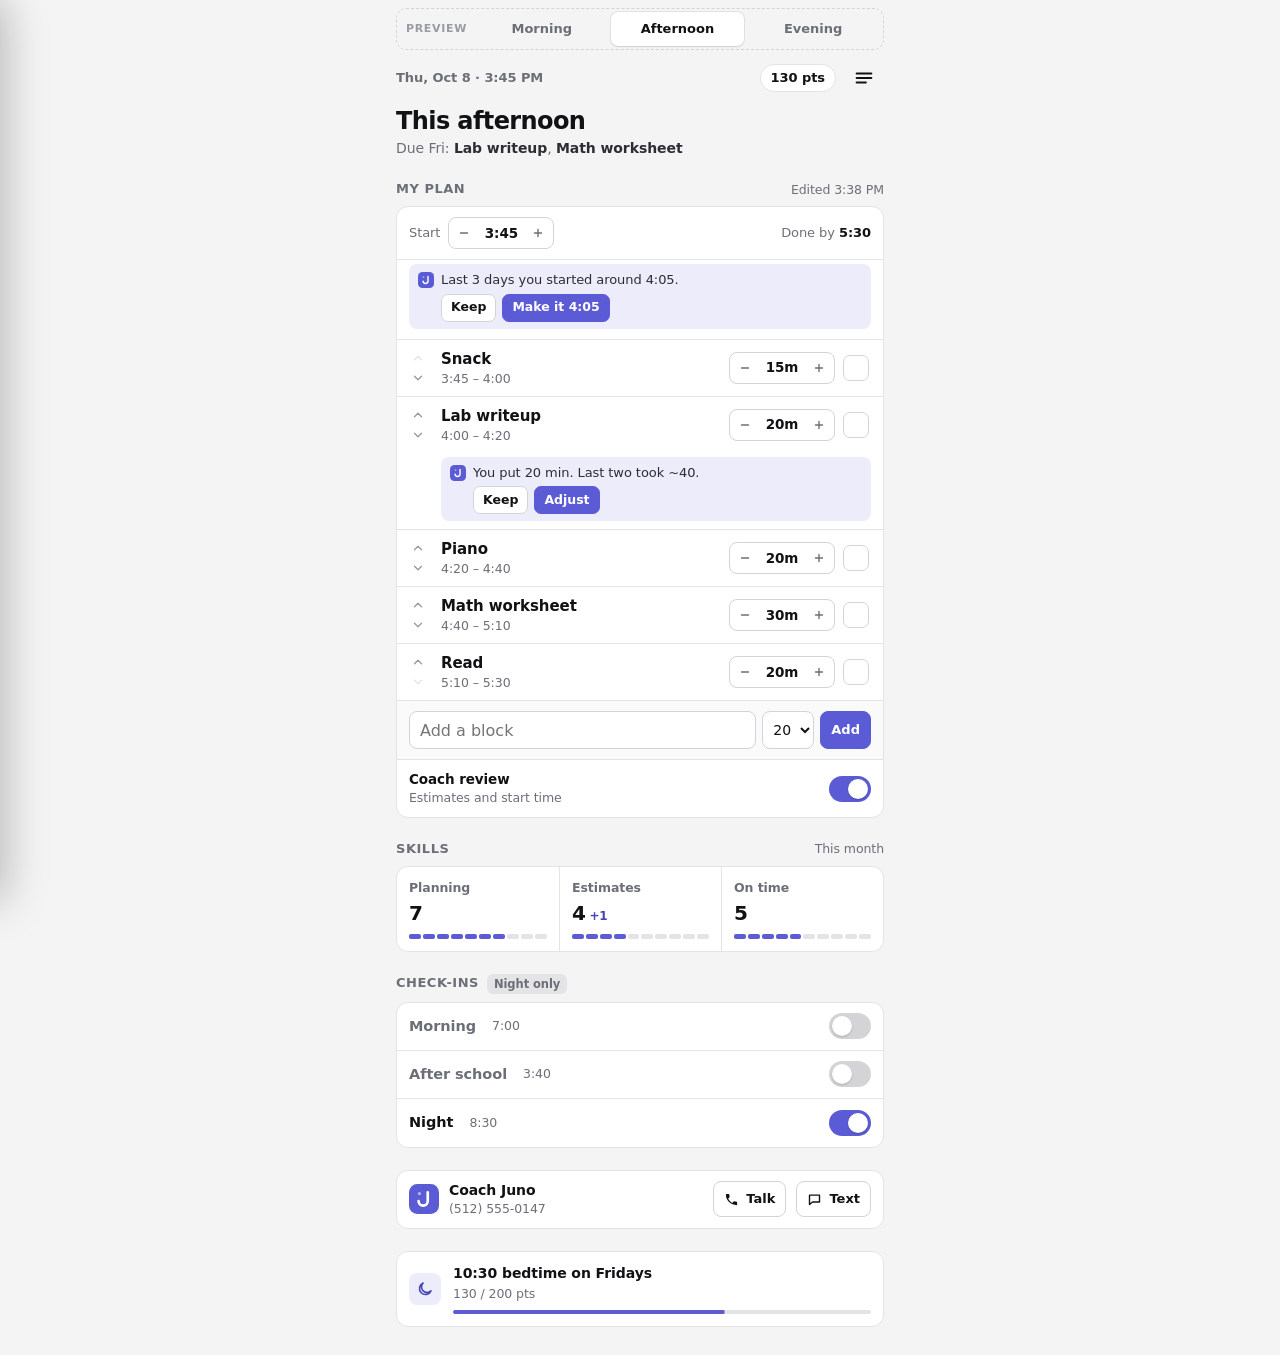
<file: middle/index.html>
<!doctype html>
<html lang="en" class="ph-afternoon">
<head>
<meta charset="utf-8">
<meta name="viewport" content="width=device-width,initial-scale=1,viewport-fit=cover">
<meta http-equiv="Content-Security-Policy" content="default-src 'none'; script-src 'self'; style-src 'self' 'unsafe-inline'; img-src 'self' data:; connect-src 'self'; base-uri 'none'; form-action 'none'">
<meta name="referrer" content="no-referrer">
<link rel="icon" type="image/png" sizes="32x32" href="../icons/favicon-32.png">
<meta name="theme-color" content="#f4f4f5">
<title>AEIOS · Today · G (Middle)</title>
<link rel="stylesheet" href="../shared/mature.css">
<style>
/* AEIOS · Today · Variant G "Middle": the kid builds the plan; the coach reviews and asks. Fictional sample data only. */
.hd{margin:8px 0 12px}
.hd h1{font-size:24px;font-weight:700;letter-spacing:-.025em;line-height:1.15}
.hd p{font-size:14px;color:var(--muted);margin-top:3px}
.hd p b{color:var(--ink2);font-weight:600}
.plan{overflow:hidden}
.ph{display:flex;align-items:center;gap:8px;padding:10px 12px;border-bottom:1px solid var(--line)}
.ph .lbl{font-size:13px;color:var(--muted)}
.ph .end{margin-left:auto;font-size:13px;color:var(--muted);font-variant-numeric:tabular-nums}
.ph .end b{color:var(--ink);font-weight:650}
.stp{display:inline-flex;align-items:center;border:1px solid var(--line2);border-radius:8px;height:32px;overflow:hidden;font-variant-numeric:tabular-nums}
.stp button{width:30px;height:100%;display:grid;place-items:center;color:var(--muted)}
.stp button:hover{background:var(--card2);color:var(--ink)}
.stp span{min-width:44px;text-align:center;font-size:13.5px;font-weight:650}
.rows{list-style:none}
.row{display:grid;grid-template-columns:30px 1fr auto 28px;align-items:center;gap:8px;padding:8px 12px 8px 6px;border-bottom:1px solid var(--line)}
.row:last-child{border-bottom:0}
.mv{display:flex;flex-direction:column}
.mv button{width:30px;height:20px;display:grid;place-items:center;color:var(--faint);border-radius:5px}
.mv button:hover:not(:disabled){color:var(--ink);background:var(--card2)}
.mv button:disabled{opacity:.25;cursor:default}
.rt{min-width:0}
.rt b{display:block;font-size:15px;font-weight:600;white-space:nowrap;overflow:hidden;text-overflow:ellipsis}
.rt>span{display:block;font-size:12.5px;color:var(--muted);font-variant-numeric:tabular-nums}
.rt span .ok{color:var(--acc-text);font-weight:600}
.row.done .rt b{text-decoration:line-through;color:var(--muted)}
.ck{width:26px;height:26px;border-radius:7px;border:1.5px solid var(--line2);display:grid;place-items:center;color:transparent}
.ck svg{width:15px;height:15px}
.row.done .ck{background:var(--acc);border-color:var(--acc);color:#fff}
.row.flash{animation:fl .6s ease}
@keyframes fl{30%{background:var(--acc-wash)}}
.rv{grid-column:2 / -1;display:flex;align-items:flex-start;gap:7px;margin-top:4px;padding:7px 9px;border-radius:8px;background:var(--acc-wash);font-size:13px;line-height:1.35}
.rv .mark{width:16px;height:16px;border-radius:5px;margin-top:1px}
.rv p{flex:1;color:var(--ink2)}
.rv .acts{display:flex;gap:6px;margin-top:5px}
.rv .btn.sm{min-height:28px;padding:0 9px;font-size:12.5px;border-radius:7px}
.rv.closed{background:transparent;padding:2px 0 0;color:var(--muted);font-size:12.5px}
.rv.closed .mark{opacity:.6}
.add{display:flex;gap:6px;padding:10px 12px;border-top:1px solid var(--line);background:var(--card2)}
.add input{flex:1;min-width:0;height:38px;border-radius:8px;border:1px solid var(--line2);background:var(--card);padding:0 10px;font-size:16px}
.add select{height:38px;border-radius:8px;border:1px solid var(--line2);background:var(--card);padding:0 6px;font:inherit;font-size:14px;color:inherit}
.pf{display:flex;align-items:center;gap:10px;padding:10px 12px;border-top:1px solid var(--line)}
.pf .lbl{font-size:13.5px;font-weight:550}
.pf .sub{font-size:12.5px;color:var(--muted)}
.sw{margin-left:auto;width:42px;height:26px;border-radius:13px;background:var(--line2);position:relative;flex:none;transition:background .2s}
.sw::after{content:"";position:absolute;top:3px;left:3px;width:20px;height:20px;border-radius:50%;background:#fff;box-shadow:0 1px 2px rgba(0,0,0,.2);transition:transform .2s}
.sw[aria-checked=true]{background:var(--acc)}
.sw[aria-checked=true]::after{transform:translateX(16px)}
.ci .r{display:flex;align-items:center;gap:10px;padding:10px 12px;border-bottom:1px solid var(--line);min-height:48px}
.ci .r:last-child{border-bottom:0}
.ci .r b{font-size:14.5px;font-weight:550}
.ci .r span{font-size:12.5px;color:var(--muted);margin-left:6px}
.ci .r.off b{color:var(--muted)}
.sk{display:grid;grid-template-columns:repeat(3,1fr);gap:0}
.sk div{padding:12px}
.sk div+div{border-left:1px solid var(--line)}
.sk b{display:block;font-size:12.5px;font-weight:600;color:var(--muted);white-space:nowrap}
.sk .lv{display:flex;align-items:baseline;gap:4px;margin:2px 0 7px;font-size:20px;font-weight:700;letter-spacing:-.02em;font-variant-numeric:tabular-nums}
.sk .lv small{font-size:12px;font-weight:600;color:var(--acc-text)}
.seg10{display:grid;grid-template-columns:repeat(10,1fr);gap:2px}
.seg10 i{height:5px;border-radius:2px;background:var(--line)}
.seg10 i.on{background:var(--acc)}
.cr{display:flex;align-items:center;gap:10px;padding:10px 12px}
.cr .mark{width:30px;height:30px;border-radius:8px}
.cr div{flex:1;min-width:0}
.cr b{display:block;font-size:14px;font-weight:600}
.cr span{display:block;font-size:12.5px;color:var(--muted)}
.cr .btn{min-height:36px}
.rf textarea{display:block;width:100%;min-height:96px;border:0;resize:vertical;background:transparent;padding:12px;font-size:16px;line-height:1.4;color:var(--ink)}
.rf textarea:focus{outline:none}
.rf:focus-within{border-color:var(--acc)}
.rf .bt{display:flex;align-items:center;gap:8px;padding:8px 12px;border-top:1px solid var(--line)}
.rf .bt span{font-size:12.5px;color:var(--muted);font-variant-numeric:tabular-nums}
.rf .bt .btn{margin-left:auto}
.mine{padding:12px;font-size:15px;line-height:1.4;white-space:pre-wrap;color:var(--ink)}
.mine small{display:block;font-size:12px;color:var(--muted);margin-bottom:4px}
.reply{display:flex;gap:10px;align-items:flex-start;margin-top:8px;padding:12px}
.reply .mark{width:26px;height:26px;border-radius:7px}
.reply p{font-size:14.5px;line-height:1.4;color:var(--ink2)}
.reply .acts{display:flex;gap:6px;margin-top:8px}
.ed{margin-left:auto;font-size:12.5px;color:var(--muted)}
.row.ev{grid-template-columns:1fr 28px;padding-left:12px}
</style>
</head>
<body class="ph-afternoon">
<main class="wrap">
 <div class="pv" id="pv" role="radiogroup" aria-labelledby="pvL"><span id="pvL">Preview</span><div class="seg" id="seg">
  <button type="button" role="radio" data-p="morning">Morning</button><button type="button" role="radio" data-p="afternoon">Afternoon</button><button type="button" role="radio" data-p="evening">Evening</button></div></div>

 <div class="top">
  <span class="when" id="when"></span>
  <span class="pts" id="pts"></span>
  <button type="button" class="menu" id="menu" aria-label="Menu"><svg width="22" height="22" viewBox="0 0 24 24" fill="none" stroke="currentColor" stroke-width="2.2" stroke-linecap="round" aria-hidden="true"><path d="M4 7h16M4 12h16M4 17h10"/></svg></button>
 </div>

 <header class="hd"><h1 id="h1"></h1><p id="hsub"></p></header>

 <section id="reflect" aria-labelledby="rfH" hidden>
  <div class="sh"><h2 id="rfH">Night check-in</h2><span class="note" id="rfT">8:30</span></div>
  <div id="rfBox"></div>
 </section>

 <section class="sec" id="planSec" aria-labelledby="planH">
  <div class="sh"><h2 id="planH">My plan</h2><span class="ed" id="planEd"></span></div>
  <div class="card plan">
   <div class="ph" id="startRow"></div>
   <ol class="rows" id="rows"></ol>
   <form class="add" id="addF" action="#"><label class="sr" for="addT">New block</label><input id="addT" maxlength="40" placeholder="Add a block" autocomplete="off">
    <label class="sr" for="addM">Minutes</label><select id="addM"><option>10</option><option>15</option><option selected>20</option><option>30</option><option>45</option><option>60</option></select>
    <button type="submit" class="btn pri sm" style="min-height:38px">Add</button></form>
   <div class="pf"><div><div class="lbl">Coach review</div><div class="sub" id="rvSub"></div></div><button type="button" class="sw" id="rvSw" role="switch" aria-checked="true" aria-label="Coach review"></button></div>
  </div>
 </section>

 <section class="sec" aria-labelledby="skH">
  <div class="sh"><h2 id="skH">Skills</h2><span class="note">This month</span></div>
  <div class="card sk" id="skills"></div>
 </section>

 <section class="sec" aria-labelledby="ciH">
  <div class="sh"><h2 id="ciH">Check-ins</h2><span class="tag n" id="ciTag"></span></div>
  <div class="card ci" id="checkins"></div>
 </section>

 <section class="sec" aria-label="Coach">
  <div class="card cr"><span class="mark" id="av1"></span><div><b>Coach Juno</b><span>(512) 555-0147</span></div>
   <button type="button" class="btn sm" id="bCall"><svg width="15" height="15" viewBox="0 0 24 24" fill="currentColor" aria-hidden="true"><path d="M6.6 10.8a15.1 15.1 0 0 0 6.6 6.6l2.2-2.2a1 1 0 0 1 1-.25 11.4 11.4 0 0 0 3.6.57 1 1 0 0 1 1 1V20a1 1 0 0 1-1 1A17 17 0 0 1 3 4a1 1 0 0 1 1-1h3.5a1 1 0 0 1 1 1c0 1.25.2 2.45.57 3.57a1 1 0 0 1-.25 1z"/></svg>Talk</button>
   <button type="button" class="btn sm" id="bText"><svg width="15" height="15" viewBox="0 0 24 24" fill="none" stroke="currentColor" stroke-width="2.2" stroke-linejoin="round" aria-hidden="true"><path d="M4 5h16v11H9l-5 4z"/></svg>Text</button></div>
 </section>

 <section class="sec" aria-labelledby="rwH">
  <h2 class="sr" id="rwH">Reward</h2>
  <div class="reward card" style="margin-top:0"><span class="ri"><svg width="18" height="18" viewBox="0 0 24 24" fill="none" stroke="currentColor" stroke-width="2.2" stroke-linecap="round" stroke-linejoin="round" aria-hidden="true"><path d="M20 14.5A8 8 0 1 1 9.5 4a6.5 6.5 0 0 0 10.5 10.5Z"/></svg></span>
   <div class="rb"><b>10:30 bedtime on Fridays</b><span id="rwT"></span><div class="bar" aria-hidden="true"><i id="rwB"></i></div></div></div>
 </section>
</main>

<div class="scrim" id="scrim" hidden></div>
<section class="sheet call-s" id="callS" role="dialog" aria-modal="true" aria-labelledby="callH" hidden>
 <div class="ring" id="av2"></div>
 <h3 id="callH">Coach Juno</h3>
 <p class="st" id="callSt">Calling…</p>
 <div class="caps" id="caps" aria-live="polite"></div>
 <div class="ctl"><button type="button" class="end" id="endCall"><span class="cb"><svg width="24" height="24" viewBox="0 0 24 24" fill="currentColor" aria-hidden="true"><path d="M12 9c-3 0-5.8.8-8.3 2.3a1 1 0 0 0-.4 1.2l1 2.4a1 1 0 0 0 1.2.6l3-1a1 1 0 0 0 .7-.9V12a12 12 0 0 1 5.6 0v1.6a1 1 0 0 0 .7.9l3 1a1 1 0 0 0 1.2-.6l1-2.4a1 1 0 0 0-.4-1.2A15.6 15.6 0 0 0 12 9Z"/></svg></span>End</button></div>
</section>
<section class="sheet text-s" id="textS" role="dialog" aria-modal="true" aria-labelledby="textH" hidden>
 <div class="tsh"><span class="mark" id="av3"></span><div><b id="textH">Coach Juno</b><span>(512) 555-0147</span></div>
  <button type="button" class="x" id="closeText" aria-label="Close"><svg width="20" height="20" viewBox="0 0 24 24" fill="none" stroke="currentColor" stroke-width="2.2" stroke-linecap="round" aria-hidden="true"><path d="M6 6l12 12M18 6L6 18"/></svg></button></div>
 <div class="tth" id="tth" aria-live="polite"></div>
 <form class="tin" id="tform" action="#"><label class="sr" for="tinput">Message</label><input id="tinput" autocomplete="off" maxlength="300" placeholder="Message"><button type="submit" aria-label="Send"><svg width="20" height="20" viewBox="0 0 24 24" fill="currentColor" aria-hidden="true"><path d="M3 20.5 21 12 3 3.5 3 10l12 2-12 2z"/></svg></button></form>
</section>
<div class="toast" id="toast" role="status"></div>
<script src="../shared/drawer.js"></script>
<script src="app.js"></script>
</body>
</html>
</file>
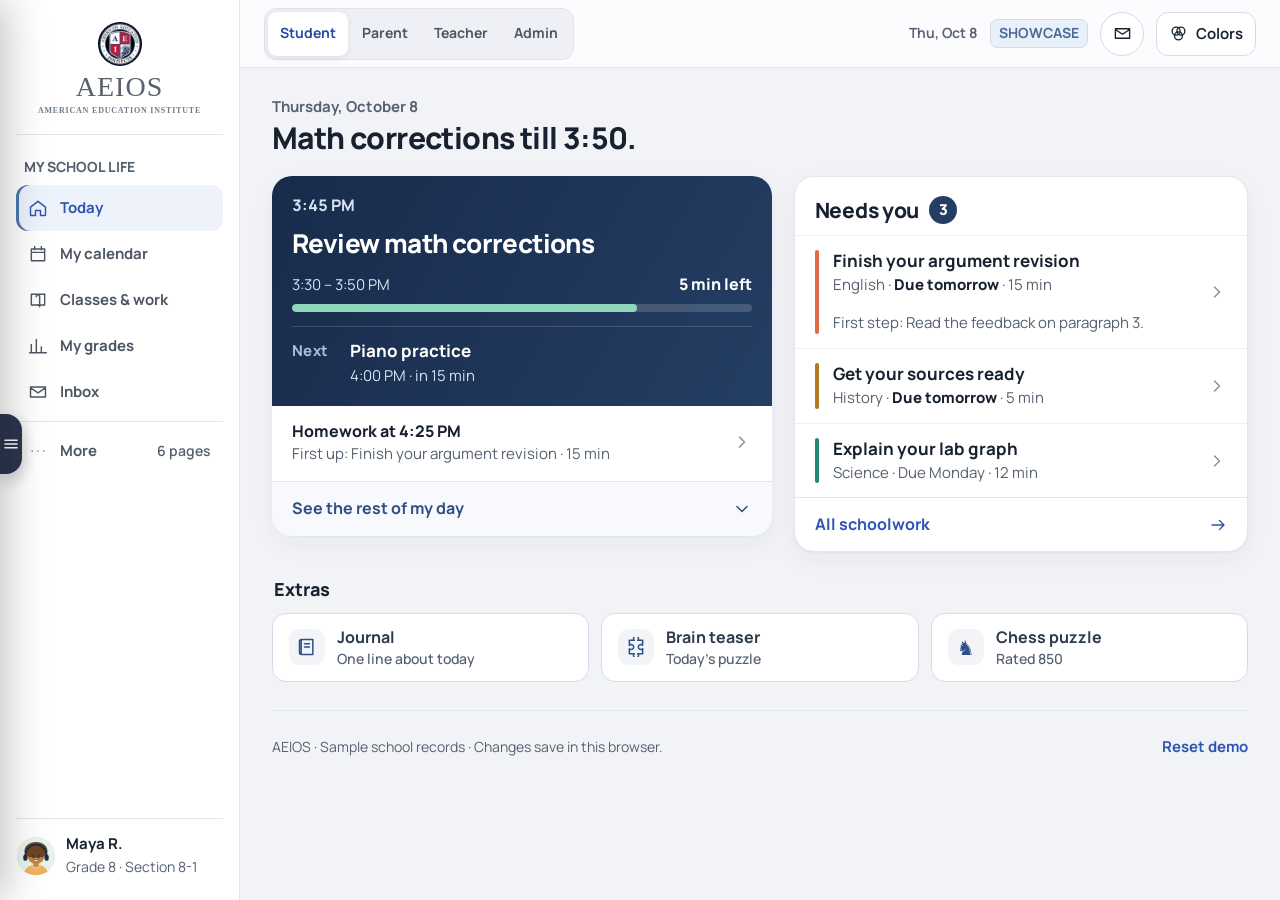
<file: new/index.html>
<!doctype html>
<html lang="en">
<head>
<meta charset="utf-8">
<meta name="viewport" content="width=device-width,initial-scale=1,viewport-fit=cover">
<link rel="preconnect" href="https://fonts.googleapis.com"><link rel="preconnect" href="https://fonts.gstatic.com" crossorigin><link href="https://fonts.googleapis.com/css2?family=Manrope:wght@400..800&display=swap" rel="stylesheet">
<title>AEIOS · Today (New)</title>
<style>/* AEIOS · Today (New, v2). Brand tokens from aeios2027.netlify.app */
:root{
  --bg:#f2f3f7; --card:#fff; --ink:#17212f; --ink2:#2b3a4d; --muted:#556070; --line:#e1e5ec; --line2:#d5dce8;
  --link:#2f55b4; --soft:#f0f4fb; --soft-ink:#2f4f86;
  --navy1:#182b4b; --navy2:#243e63; --on-navy:#ffffff; --on-navy2:#d6e3f0; --on-navy3:#b9cde0;
  --ok:#2f6e5d; --ok-wash:#eaf5f0; --warn:#9a3d17;
  --eng:#DE6A48; --his:#AE791F; --sci:#248674; --math:#6250D8;
  --r-card:20px; --r-in:14px;
  --sh:0 1px 2px rgba(23,40,68,.04),0 8px 24px rgba(23,40,68,.05);
}
*{box-sizing:border-box;margin:0;padding:0}
html{-webkit-text-size-adjust:100%}
body{font-family:Manrope,system-ui,-apple-system,sans-serif;color:var(--ink);background:var(--bg);font-size:16px;line-height:1.45;-webkit-font-smoothing:antialiased}
button{font:inherit;color:inherit;background:none;border:0;cursor:pointer;text-align:left;-webkit-tap-highlight-color:transparent}
button:focus-visible,a:focus-visible,input:focus-visible,textarea:focus-visible{outline:3px solid #6f9be0;outline-offset:2px;border-radius:10px}
svg{flex:none}
.app{display:flex;min-height:100vh}
/* sidebar (desktop) */
.sidebar{width:240px;background:#fff;border-right:1px solid var(--line);padding:22px 16px;display:flex;flex-direction:column;position:sticky;top:0;height:100vh}
.brand{display:flex;flex-direction:column;align-items:center;gap:6px;padding-bottom:18px;border-bottom:1px solid var(--line)}
.brand img{width:44px;height:44px;border-radius:50%}
.brand-word{font-family:Georgia,serif;font-size:28px;color:#5a616b;letter-spacing:1px;text-align:center;line-height:1.1}
.brand-word small{display:block;font-size:8px;font-weight:650;letter-spacing:.8px;color:#6d7b8d;margin-top:4px}
.side-label{font-size:14px;font-weight:750;color:var(--muted);margin:22px 8px 8px}
.nav button{display:flex;align-items:center;gap:12px;width:100%;min-height:46px;padding:10px 12px;border-radius:12px;font-size:15px;font-weight:700;color:#4d5663}
.nav button:hover{background:#f6f7fa}
.nav button.active{background:#eef2fb;color:var(--link);box-shadow:inset 3px 0 0 #4777b1}
.nav .more{margin-top:6px;border-top:1px solid var(--line);padding-top:6px}
.nav .more small{margin-left:auto;font-size:14px;font-weight:600;color:var(--muted)}
.side-foot{margin-top:auto;border-top:1px solid var(--line);padding-top:14px;display:flex;align-items:center;gap:10px}
.side-foot .av{width:40px;height:40px;border-radius:50%;overflow:hidden}
.side-foot b{display:block;font-size:15px}
.side-foot span{font-size:14px;color:var(--muted)}
/* top bar */
.main-wrap{flex:1;min-width:0}
.topbar{height:68px;background:#fcfcfe;border-bottom:1px solid var(--line);display:flex;align-items:center;gap:12px;padding:0 24px}
.roles{display:flex;gap:2px;background:#eef0f5;border:1px solid #e1e4ea;border-radius:12px;padding:3px}
.roles button{font-size:14px;font-weight:700;color:#4d5663;padding:9px 12px;min-height:44px;border-radius:9px}
.roles button.active{background:#fff;color:#234b9f;box-shadow:0 2px 7px rgba(27,43,69,.08)}
.top-date{margin-left:auto;font-size:14px;color:var(--muted);font-weight:650}
.showcase{font-size:14px;font-weight:700;color:#4a6a95;background:#e8f0fa;border:1px solid #cfdcee;border-radius:7px;padding:3px 8px}
.icon-btn{flex:none;width:44px;height:44px;border-radius:50%;border:1px solid var(--line2);display:grid;place-items:center;background:#fff}
.colors{flex:none;display:flex;align-items:center;gap:8px;border:1px solid var(--line2);border-radius:12px;padding:8px 12px;min-height:44px;font-size:15px;font-weight:650;background:#fff}
.burger{display:none}
/* page */
main{padding:28px 32px 28px;max-width:1060px}
.date{font-size:15px;font-weight:700;color:var(--muted)}
h1{font-size:30px;font-weight:780;letter-spacing:-.6px;line-height:1.2;margin-top:2px;text-wrap:balance;max-width:24ch}
.different{display:flex;gap:12px;align-items:flex-start;margin-top:16px;padding:14px 16px;border-radius:var(--r-in);background:#fff7e8;border:1px solid #efd6a6;color:#5b4215;font-size:16px}
.grid{display:grid;grid-template-columns:1.1fr 1fr;gap:22px;margin-top:20px;align-items:start}
.card{background:var(--card);border:1px solid var(--line);border-radius:var(--r-card);box-shadow:var(--sh)}
/* NOW card: the single dominant element */
.now{overflow:hidden;border:0}
.now-head{background:linear-gradient(120deg,var(--navy1),var(--navy2));color:var(--on-navy);padding:18px 20px 20px}
.now-top{display:flex;align-items:center;justify-content:space-between;gap:10px;font-size:15px;font-weight:700;color:var(--on-navy2)}
.now-top .live{display:flex;align-items:center;gap:8px}
.now-top .dot{width:9px;height:9px;border-radius:50%;background:#7fd1b2;box-shadow:0 0 0 4px rgba(127,209,178,.18)}
.phase{display:inline-flex;align-items:center;gap:6px;font-size:14px;font-weight:700;color:var(--on-navy2);border:1px solid rgba(255,255,255,.22);border-radius:999px;padding:4px 10px 4px 8px}
.now-title{font-size:29px;font-weight:780;letter-spacing:-.6px;line-height:1.15;margin-top:12px}
.now-sub{font-size:16px;color:var(--on-navy2);margin-top:4px}
.now-time{display:flex;justify-content:space-between;align-items:baseline;margin-top:14px;font-size:15px;color:var(--on-navy2)}
.now-time b{color:#fff;font-size:16px;font-weight:780}
.bar{height:8px;border-radius:99px;background:rgba(255,255,255,.16);margin-top:8px;overflow:hidden}
.bar i{display:block;height:100%;background:#8fd6bd;border-radius:99px;transition:width .4s ease}
.ctx{padding:6px 20px 8px;border-bottom:1px solid var(--line)}
.ctx-row{display:flex;align-items:center;gap:12px;min-height:52px;padding:8px 0;font-size:16px;border-top:1px solid #eef0f4}
.ctx-row:first-child{border-top:0}
.ctx-row .ic{width:36px;height:36px;border-radius:11px;display:grid;place-items:center;background:var(--soft);color:var(--soft-ink);flex:none}
.ctx-row b{font-weight:750}
.ctx-row .s{display:block;font-size:15px;color:var(--muted)}
.ctx-row.link{width:100%}
.ctx-row.link .chev{margin-left:auto;color:#8a929c}
.ctx-hd{display:flex;justify-content:space-between;align-items:center;padding:12px 0 2px;font-size:16px;font-weight:780}
.ctx-hd span{font-size:15px;color:var(--muted);font-weight:650}
.meter{height:6px;border-radius:6px;background:#e7ebf1;margin:8px 0 4px;overflow:hidden}
.meter i{display:block;height:100%;background:var(--ok);border-radius:6px;transition:width .35s ease}
/* checklist rows */
.ck{display:flex;align-items:center;gap:14px;width:100%;min-height:52px;padding:6px 0;font-size:16px;font-weight:620;border-top:1px solid #eef0f4}
.ck .box{position:relative;width:26px;height:26px;border:2px solid #98a2b1;border-radius:8px;flex:none;transition:background .18s,border-color .18s}
.ck .box svg{position:absolute;inset:3px;width:16px;height:16px;stroke:#fff;stroke-width:3.2;fill:none;stroke-linecap:round;stroke-linejoin:round;stroke-dasharray:24;stroke-dashoffset:24;transition:stroke-dashoffset .25s ease .05s}
.ck.on .box{background:var(--ok);border-color:var(--ok)}
.ck.on .box svg{stroke-dashoffset:0}
.ck.pop .box{animation:pop .28s ease}
@keyframes pop{0%{transform:scale(1)}45%{transform:scale(1.18)}100%{transform:scale(1)}}
.ck .txt{flex:1}
.ck.on .txt{color:var(--muted)}
.ck small{display:block;font-size:14px;color:var(--muted);font-weight:500}
.goal-line{display:flex;align-items:center;gap:10px;width:100%;min-height:48px;margin:6px 0 4px;padding:10px 12px;border-radius:12px;background:var(--soft);color:var(--soft-ink);font-size:15px;font-weight:650}
.next{display:flex;align-items:center;gap:14px;padding:14px 20px;border-bottom:1px solid var(--line)}
.next .lbl{font-size:15px;font-weight:750;color:var(--muted);width:46px;flex:none}
.next .t{font-size:17px;font-weight:720;line-height:1.3}
.next .s{font-size:15px;color:var(--muted)}
.disclose{display:flex;align-items:center;justify-content:space-between;width:100%;min-height:54px;padding:12px 20px;font-size:16px;font-weight:720;color:var(--soft-ink);background:#f7f9fd}
.disclose svg{transition:transform .2s}
.expanded .disclose svg{transform:rotate(180deg)}
/* day timeline */
.day{padding:4px 20px 6px;border-bottom:1px solid var(--line)}
.earlier{display:flex;justify-content:space-between;align-items:center;width:100%;min-height:50px;font-size:16px;color:var(--muted);font-weight:650}
.earlier svg{transition:transform .2s}
.earlier[aria-expanded=true] svg{transform:rotate(180deg)}
.ph{display:flex;align-items:center;gap:8px;margin:14px 0 4px;font-size:15px;font-weight:800;color:var(--ink2)}
.it{display:grid;grid-template-columns:92px 1fr;gap:10px;align-items:start;padding:11px 0;border-top:1px solid #eef0f4;font-size:16px}
.it .tm{font-size:15px;color:var(--muted);font-variant-numeric:tabular-nums}
.it .nm{font-weight:650}
.it.past .nm,.it.past .tm{color:#737b86;font-weight:550}
.it.cur{background:var(--ok-wash);border:0;border-radius:12px;padding:11px 10px;margin:2px -10px}
.it.cur .nm::after{content:"Now";margin-left:8px;font-size:14px;font-weight:800;color:#fff;background:var(--ok);border-radius:7px;padding:1px 8px}
.chipbtn{display:inline-flex;align-items:center;gap:6px;font-size:15px;font-weight:680;color:var(--soft-ink);background:var(--soft);border:1px solid #dbe4f3;border-radius:10px;padding:6px 12px;min-height:44px;margin:8px 8px 0 0}
.nowline{display:flex;align-items:center;gap:8px;margin:8px 0}
.nowline b{font-size:14px;font-weight:800;color:#fff;background:var(--navy2);border-radius:7px;padding:2px 8px}
.nowline i{flex:1;height:2px;background:var(--navy2)}
.day-actions{display:flex;justify-content:space-between;padding:10px 0 8px;border-top:1px solid var(--line);margin-top:6px}
.day-actions button{font-size:16px;font-weight:720;color:var(--link);min-height:48px;display:flex;align-items:center;gap:6px}
/* NEEDS YOU */
.needs .hd{display:flex;align-items:center;gap:10px;padding:18px 20px 10px}
.needs h2{font-size:21px;font-weight:780;letter-spacing:-.3px}
.count{font-size:15px;font-weight:800;color:#fff;background:var(--navy2);border-radius:99px;min-width:28px;height:28px;display:grid;place-items:center;padding:0 8px}
.needs .hd .aside{margin-left:auto;font-size:15px;color:var(--muted);font-weight:650}
.needs .note-calm{margin:-4px 20px 8px;font-size:15px;color:var(--muted)}
.task{display:flex;align-items:center;gap:14px;width:100%;padding:14px 20px;min-height:72px;border-top:1px solid #eef0f4;transition:opacity .3s,transform .3s}
.task .sw{width:4px;align-self:stretch;border-radius:4px}
.task .tx{flex:1;min-width:0}
.task .t{display:block;font-size:17px;font-weight:720;line-height:1.3}
.task .m{display:block;font-size:15px;color:var(--muted);margin-top:2px}
.task .m b{color:var(--ink);font-weight:780}
.task .first{display:block;font-size:15px;color:var(--soft-ink);background:var(--soft);border-radius:10px;padding:8px 10px;margin-top:10px}
.task .chev{color:#8a929c}
.calm .task .t{font-weight:650;color:var(--ink2)}
.task.leaving{opacity:0;transform:translateX(24px)}
.donebar{display:flex;align-items:center;gap:10px;padding:12px 20px;border-top:1px solid #eef0f4;font-size:15px;color:var(--ok);font-weight:700}
.all{display:flex;align-items:center;justify-content:space-between;width:100%;min-height:54px;padding:12px 20px;border-top:1px solid var(--line);font-size:16px;font-weight:720;color:var(--link)}
.empty{padding:16px 20px;font-size:16px;color:var(--muted);border-top:1px solid #eef0f4}
/* extras */
.minute{margin-top:24px}
.minute h3{font-size:18px;font-weight:780;margin:0 2px 10px}
.minute .calmline{font-size:16px;color:var(--muted);padding:14px 16px;border:1px dashed var(--line2);border-radius:var(--r-in);background:#fafbfd}
.chips{display:grid;grid-template-columns:repeat(3,1fr);gap:12px}
.chip{display:flex;align-items:center;gap:12px;min-height:64px;padding:12px 16px;background:#fff;border:1px solid var(--line2);border-radius:var(--r-in);font-size:16px;font-weight:720;color:var(--ink2)}
.chip .ic{width:36px;height:36px;border-radius:11px;display:grid;place-items:center;background:#f2f4f8;color:var(--soft-ink)}
.chip small{display:block;font-size:14px;font-weight:550;color:var(--muted)}
footer{display:flex;justify-content:space-between;align-items:center;gap:12px;margin-top:28px;padding-top:14px;border-top:1px solid var(--line);font-size:14px;color:var(--muted)}
footer button{color:var(--link);font-weight:700;font-size:15px;min-height:44px}
/* sheet */
.scrim{position:fixed;inset:0;background:rgba(16,24,40,.45);display:none;z-index:50}
.sheet{position:fixed;left:0;right:0;bottom:0;max-height:88vh;overflow:auto;background:#fff;border-radius:22px 22px 0 0;z-index:51;display:none;padding:0 0 calc(18px + env(safe-area-inset-bottom));box-shadow:0 -10px 40px rgba(16,24,40,.2);-webkit-overflow-scrolling:touch;animation:up .22s ease}
@keyframes up{from{transform:translateY(24px);opacity:.6}to{transform:none;opacity:1}}
.open-sheet .scrim,.open-sheet .sheet{display:block}
.sh-head{position:sticky;top:0;background:#fff;display:flex;align-items:center;gap:10px;padding:14px 14px 10px 20px;border-bottom:1px solid var(--line);z-index:1}
.sh-head h2{flex:1;font-size:20px;font-weight:780;letter-spacing:-.3px;line-height:1.25}
.sh-x{width:44px;height:44px;border-radius:50%;display:grid;place-items:center;background:#f1f3f7;flex:none}
.sh-body{padding:14px 20px 6px;font-size:16px}
.sh-body p{margin:0 0 12px}
.sh-meta{font-size:15px;color:var(--muted);margin-bottom:12px}
.sh-sec{font-size:16px;font-weight:800;margin:16px 0 4px}
.note{font-size:15px;background:var(--soft);color:var(--soft-ink);border-radius:12px;padding:10px 12px;margin:10px 0}
.btn{display:inline-flex;align-items:center;justify-content:center;gap:8px;min-height:52px;padding:12px 18px;border-radius:14px;font-size:17px;font-weight:780}
.btn.primary{background:var(--navy2);color:#fff;width:100%}
.btn.primary.ok{background:var(--ok)}
.btn.ghost{background:#eef1f6;color:var(--navy2)}
.row-btns{display:flex;gap:10px;margin-top:16px}
.row-btns .btn{flex:1}
.sw-bar{height:4px;border-radius:4px;width:56px;margin:2px 0 12px}
.list-row{display:flex;align-items:center;gap:12px;width:100%;min-height:62px;padding:10px 0;border-top:1px solid #eef0f4}
.list-row .sw{width:4px;align-self:stretch;border-radius:4px}
.list-row .tx{flex:1}
.list-row .t{display:block;font-size:16px;font-weight:720}
.list-row .m{display:block;font-size:15px;color:var(--muted)}
input.ans,textarea{width:100%;font:inherit;font-size:17px;border:1.5px solid #c3cbd7;border-radius:12px;padding:12px;min-height:52px;background:#fff;color:var(--ink)}
textarea{min-height:120px;resize:vertical}
.fb{font-size:16px;font-weight:720;margin-top:10px}
.fb.ok{color:var(--ok)}.fb.no{color:var(--warn)}
.dots{display:flex;gap:6px;margin:8px 0 10px}.dots i{width:28px;height:10px;border-radius:5px;background:#e3e7ee}.dots i.on{background:var(--ok)}
.toast{position:fixed;left:50%;bottom:calc(24px + env(safe-area-inset-bottom));transform:translateX(-50%);background:#17212f;color:#fff;font-size:16px;font-weight:680;padding:12px 18px;border-radius:14px;z-index:60;display:none;max-width:92vw;text-align:center}
.drawer{position:fixed;top:0;bottom:0;left:0;width:min(300px,84vw);background:#fff;z-index:51;display:none;padding:calc(16px + env(safe-area-inset-top)) 14px 16px;overflow:auto}
.open-drawer .drawer,.open-drawer .scrim{display:block}
.sr{position:absolute;width:1px;height:1px;overflow:hidden;clip:rect(0 0 0 0)}
@media (min-width:701px){.sheet{left:50%;right:auto;bottom:auto;top:50%;transform:translate(-50%,-50%);width:560px;border-radius:22px;max-height:84vh;animation:none}}
@media (max-width:700px){
  .sidebar{display:none}
  .topbar{height:60px;padding:0 10px;gap:8px}
  .burger{display:grid}
  .roles button{padding:8px 7px}
  .top-date,.showcase,.colors span,.mail{display:none}
  .colors{padding:0;width:44px;justify-content:center;border-radius:50%}
  main{padding:18px 14px 22px}
  h1{font-size:28px;max-width:none}
  .grid{grid-template-columns:1fr;gap:16px;margin-top:16px}
  .now-head{padding:16px 18px 18px}
  .now-title{font-size:27px}
  .ctx,.day{padding-left:18px;padding-right:18px}
  .next{padding:14px 18px}
  .disclose{padding:12px 18px}
  .needs .hd{padding:16px 18px 8px}
  .needs .note-calm{margin:-2px 18px 8px}
  .task{padding:14px 18px;gap:12px}
  .all,.donebar{padding-left:18px;padding-right:18px}
  .minute{margin-top:20px}
  .chips{gap:8px}
  .chip{flex-direction:column;justify-content:center;text-align:center;gap:6px;min-height:96px;padding:12px 6px;font-size:15px;line-height:1.25}
  .chip small{display:none}
  footer{flex-direction:column;align-items:flex-start;gap:4px}
}
@media (prefers-reduced-motion:reduce){*,*::before,*::after{animation:none!important;transition:none!important}.ck .box svg{stroke-dashoffset:0}.ck:not(.on) .box svg{opacity:0}}

.now-next{display:flex;gap:12px;align-items:flex-start;margin-top:14px;padding-top:12px;border-top:1px solid rgba(255,255,255,.16);font-size:16px;color:var(--on-navy2)}
.now-next .lbl{flex:none;width:46px;font-size:15px;font-weight:750;letter-spacing:.02em;color:#a9bdd6;padding-top:1px}
.now-next b{display:block;color:#fff;font-weight:750;font-size:17px}
.now-next .s{display:block;font-size:15px;margin-top:2px;line-height:1.35}
.ctx .ck small{display:none}

.owe{display:none}
@media (max-width:700px){
 .owe{display:flex;align-items:center;gap:10px;width:100%;min-height:48px;margin:2px 0 14px;padding:8px 14px;border:1px solid var(--line);background:#fff;border-radius:14px;font:inherit;font-size:16px;color:var(--ink2);text-align:left;cursor:pointer}
 .owe .n{flex:none;min-width:26px;height:26px;border-radius:13px;background:var(--navy1);color:#fff;font-weight:800;font-size:15px;display:grid;place-items:center;padding:0 7px}
 .owe span:nth-child(2){flex:1}.owe b{font-weight:750;color:var(--ink)}
 .owe svg{flex:none;color:var(--muted)}
 .owe:disabled{color:var(--ok)}
 .needs{scroll-margin-top:12px}
}

.day-empty{font-size:16px;color:var(--muted);padding:10px 0}
.ctx-row .s br+*{display:inline}

/* ---- v3 teen pass: less chrome, bigger type, fewer labels ---- */
.mini-brand{display:none}
.now-top{font-size:16px;color:var(--on-navy2)}
.now-top .live{font-variant-numeric:tabular-nums;font-weight:750}
.now-title{font-size:26px}
.ctx-note{font-size:16px;color:var(--muted);padding:12px 0 4px;line-height:1.4}
.ctx-row.link b{font-weight:750}
.ctx-row .s{color:var(--muted)}
.task .first{background:none;padding:6px 0 0;color:var(--muted);font-size:15px}
.minute h3{font-size:18px}
@media (max-width:700px){
 .roles,.top-date,.showcase,.mail{display:none}
 .mini-brand{display:block;margin:0 auto;font-family:Georgia,serif;font-size:20px;letter-spacing:1.5px;color:var(--muted)}
 .topbar{height:60px;background:transparent;border-bottom:0}
 h1{font-size:28px;letter-spacing:-.6px}
 .now-title{font-size:24px}
}
/* ---- evening / night: dark, calmer ---- */
html.dark{color-scheme:dark;
 --bg:#0d1320; --card:#151d2c; --ink:#eef2f8; --ink2:#d7deea; --muted:#9aa7ba; --line:#243047; --line2:#2d3a54;
 --link:#9dbbff; --soft:#1c2840; --soft-ink:#bcd0f5; --navy1:#1d2f50; --navy2:#2a4470; --ok:#4fae8f; --ok-wash:#173328;
 --sh:none}
html.dark body{background:var(--bg)}
html.dark .sidebar,html.dark .drawer,html.dark .sheet,html.dark .sh-head,html.dark .chip,html.dark .owe,html.dark .icon-btn,html.dark .colors{background:var(--card);color:var(--ink)}
html.dark .topbar{background:var(--bg)}
html.dark .roles{background:#111a29;border-color:var(--line)}
html.dark .roles button{color:var(--muted)}
html.dark .roles button.active{background:var(--card);color:var(--ink)}
html.dark .showcase{background:#18243a;border-color:var(--line);color:#a9c0e4}
html.dark .nav button{color:var(--muted)}
html.dark .nav button.active,html.dark .nav button:hover{background:#1a2538;color:var(--ink)}
html.dark .brand-word{color:#aab4c2}
html.dark .meter,html.dark .chip .ic,html.dark .sh-x,html.dark .btn.ghost{background:#202b40;color:var(--ink)}
html.dark .task,html.dark .donebar,html.dark .empty,html.dark .ck,html.dark .ctx-row,html.dark .it,html.dark .list-row{border-color:var(--line)}
html.dark .ck .box{border-color:#4a5874}
html.dark input.ans,html.dark textarea{background:#0f1726;color:var(--ink);border-color:var(--line2)}
html.dark .now-head{background:linear-gradient(120deg,#16233b,#22385c)}
html.dark .disclose{background:#121a28}

#greet span{display:block}
</style>
</head>
<body>
<div class="app" id="app">
  <aside class="sidebar">
    <div class="brand"><img src="assets/crest.jpg" alt="American Education Institute crest"><div class="brand-word">AEIOS<small class="logo-text">AMERICAN EDUCATION INSTITUTE</small></div></div>
    <div class="side-label">MY SCHOOL LIFE</div>
    <nav class="nav">
      <button class="active" data-act="close"><svg width="20" height="20" viewBox="0 0 24 24" fill="none" stroke="currentColor" stroke-width="1.7" stroke-linecap="round" stroke-linejoin="round"><path d="M3 11l9-7 9 7v9a1 1 0 0 1-1 1h-5v-6H9v6H4a1 1 0 0 1-1-1z"/></svg>Today</button>
      <button data-act="page" data-page="My calendar"><svg width="20" height="20" viewBox="0 0 24 24" fill="none" stroke="currentColor" stroke-width="1.7" stroke-linecap="round" stroke-linejoin="round"><path d="M4 6h16v14H4zM4 10h16M8 3v4M16 3v4"/></svg>My calendar</button>
      <button data-act="allwork"><svg width="20" height="20" viewBox="0 0 24 24" fill="none" stroke="currentColor" stroke-width="1.7" stroke-linecap="round" stroke-linejoin="round"><path d="M4 5h7a3 3 0 0 1 3 3v12a2 2 0 0 0-2-2H4zM20 5h-7a3 3 0 0 0-3 3"/><path d="M20 5v13h-8"/></svg>Classes &amp; work</button>
      <button data-act="page" data-page="My grades"><svg width="20" height="20" viewBox="0 0 24 24" fill="none" stroke="currentColor" stroke-width="1.7" stroke-linecap="round" stroke-linejoin="round"><path d="M4 20V10M10 20V4M16 20v-7M22 20H2"/></svg>My grades</button>
      <button data-act="page" data-page="Inbox"><svg width="20" height="20" viewBox="0 0 24 24" fill="none" stroke="currentColor" stroke-width="1.7" stroke-linecap="round" stroke-linejoin="round"><path d="M3 6h18v12H3zM3 7l9 6 9-6"/></svg>Inbox</button>
      <div class="more"><button data-act="more"><svg width="20" height="20" viewBox="0 0 24 24" fill="none" stroke="currentColor" stroke-width="1.7" stroke-linecap="round"><path d="M5 12h.01M12 12h.01M19 12h.01"/></svg>More<small>6 pages</small></button></div>
    </nav>
    <div class="side-foot"><div class="av"><img src="assets/avatar.svg" width="40" height="40" alt=""></div><div><b>Maya R.</b><span>Grade 8 · Section 8-1</span></div></div>
  </aside>
  <div class="main-wrap">
    <div class="topbar">
      <button class="icon-btn burger" aria-label="Open navigation" data-act="drawer"><svg width="20" height="20" viewBox="0 0 24 24" fill="none" stroke="currentColor" stroke-width="1.8" stroke-linecap="round"><path d="M4 7h16M4 12h16M4 17h16"/></svg></button>
      <span class="mini-brand">AEIOS</span>
      <div class="roles"><button class="active">Student</button><button data-act="role">Parent</button><button data-act="role">Teacher</button><button data-act="role">Admin</button></div>
      <span class="top-date">Thu, Oct 8</span><span class="showcase">SHOWCASE</span>
      <button class="icon-btn mail" aria-label="Open messages" data-act="page" data-page="Inbox"><svg width="19" height="19" viewBox="0 0 24 24" fill="none" stroke="currentColor" stroke-width="1.7" stroke-linecap="round" stroke-linejoin="round"><path d="M3 6h18v12H3zM3 7l9 6 9-6"/></svg></button>
      <button class="colors" aria-label="Choose colors" data-act="page" data-page="Colors"><svg width="19" height="19" viewBox="0 0 24 24" fill="none" stroke="currentColor" stroke-width="1.7"><circle cx="9" cy="9" r="5"/><circle cx="15" cy="9" r="5"/><circle cx="12" cy="15" r="5"/></svg><span>Colors</span></button>
    </div>

    
    
    <main>
      <div class="date" id="date">Thursday, October 8</div>
      <h1 id="greet"></h1>
      <button class="owe" id="owe" data-act="owe"></button>
      <div id="different"></div>
      <div class="grid">
        <section class="card now" id="now" aria-label="Right now" aria-live="polite"></section>
        <section class="card needs" id="needs" aria-label="Needs you"></section>
      </div>
      <section class="minute" id="minute" aria-label="When you have a minute"></section>
      <footer><span>AEIOS · Sample school records · Changes save in this browser.</span><button data-act="reset">Reset demo</button></footer>
    </main>
  </div>
</div>
<div class="scrim" id="scrim" data-act="close"></div>
<div class="sheet" id="sheet" role="dialog" aria-modal="true" aria-labelledby="shTitle"></div>
<nav class="drawer" id="drawer" aria-label="Menu"></nav>
<div class="toast" id="toast" role="status" aria-live="polite"></div>
<script src="app.js?v=4"></script>
<script src="../shared/drawer.js"></script>
</body>
</html>
</file>
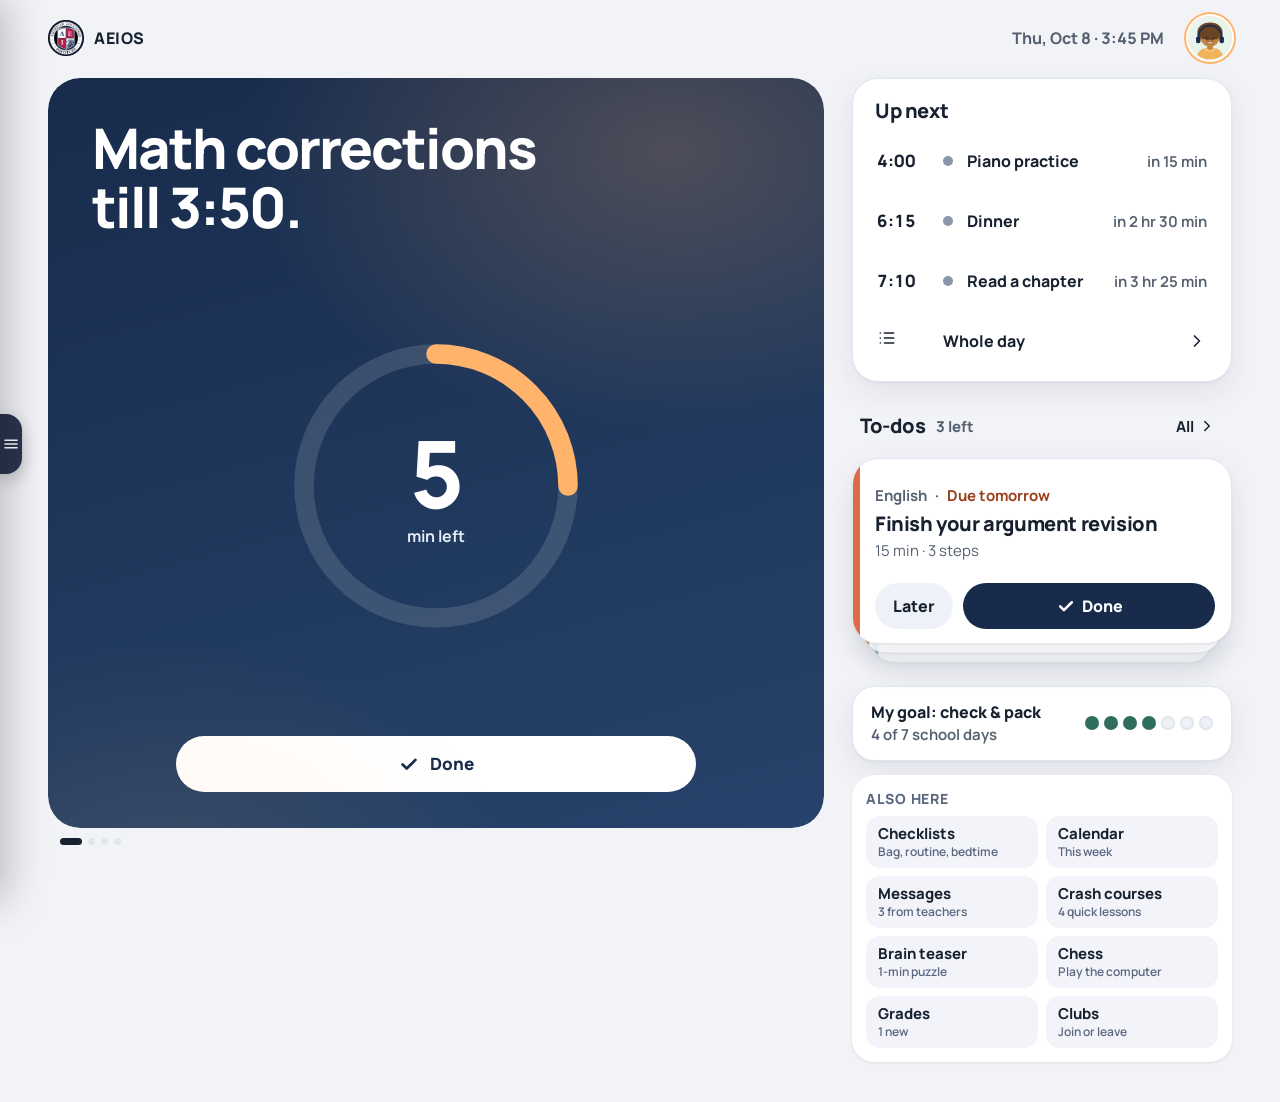
<file: variants/b-focus/index.html>
<!doctype html>
<html lang="en">
<head>
<meta charset="utf-8">
<meta name="viewport" content="width=device-width,initial-scale=1,viewport-fit=cover">
<meta name="theme-color" content="#182b4b">
<link rel="preconnect" href="https://fonts.googleapis.com"><link rel="preconnect" href="https://fonts.gstatic.com" crossorigin><link href="https://fonts.googleapis.com/css2?family=Manrope:wght@400..800&display=swap" rel="stylesheet">
<title>AEIOS · Today · Focus</title>
<style>
/* AEIOS · Today · Variant B "Focus": one thing at a time. Brand tokens from aeios2027.netlify.app */
:root{
  --navy1:#182b4b;--navy2:#243e63;--bg:#f2f3f7;--card:#fff;--ink:#17212f;--muted:#556070;--line:#e1e5ec;
  --hot:#9a3d17;--ok:#2f6e5d;--chip:#eef2f8;
  --hero1:#182b4b;--hero2:#26436b;--acc:#7fb2ff;
  --sh:0 1px 2px rgba(23,40,68,.05),0 10px 30px rgba(23,40,68,.08);
}
body.night{
  --bg:#0a1220;--card:#14213a;--ink:#eef3f9;--muted:#b4c2d4;--line:#26364f;--hot:#ffb08a;--ok:#8fd9bf;--chip:#1c2c48;
  --hero1:#0f1a2f;--hero2:#1a2b48;--sh:0 1px 2px rgba(0,0,0,.3),0 10px 30px rgba(0,0,0,.35);
}
*{box-sizing:border-box;margin:0;padding:0}
html{-webkit-text-size-adjust:100%;background:var(--bg)}
body{font-family:Manrope,system-ui,-apple-system,sans-serif;background:var(--bg);color:var(--ink);font-size:16px;line-height:1.4;-webkit-font-smoothing:antialiased;min-height:100vh;transition:background-color .6s}
button{font:inherit;color:inherit;background:none;border:0;cursor:pointer;text-align:left;-webkit-tap-highlight-color:transparent}
button:focus-visible,textarea:focus-visible,input:focus-visible{outline:3px solid #8ab4ff;outline-offset:2px;border-radius:12px}
svg{flex:none}
.sr{position:absolute;width:1px;height:1px;overflow:hidden;clip:rect(0 0 0 0);white-space:nowrap}

/* top: almost no chrome */
.top{display:flex;align-items:center;gap:10px;padding:calc(6px + env(safe-area-inset-top)) 14px 6px;max-width:1240px;margin:0 auto}
.me{width:44px;height:44px;border-radius:50%;overflow:hidden;box-shadow:0 0 0 2px var(--card),0 0 0 4px var(--acc);flex:none;position:relative}
.me img{width:100%;height:100%;display:block}
.brand{display:none;align-items:center;gap:10px;font-weight:800;letter-spacing:.5px;color:var(--ink)}
.brand img{width:36px;height:36px;border-radius:50%}
.clock{margin-left:auto;font-size:15px;font-weight:750;color:var(--muted);font-variant-numeric:tabular-nums}
.clock .d{display:none}

.stage{max-width:1240px;margin:0 auto;padding:4px 12px calc(40px + env(safe-area-inset-bottom))}

/* the deck: Now + up-next cards, swipeable */
.deck{display:flex;gap:12px;overflow-x:auto;scroll-snap-type:x mandatory;scrollbar-width:none;border-radius:32px;overscroll-behavior-x:contain}
.deck::-webkit-scrollbar{display:none}
.card{flex:0 0 100%;scroll-snap-align:start;scroll-snap-stop:always;position:relative;overflow:hidden;border-radius:32px;color:#fff;
  background:linear-gradient(165deg,var(--hero1) 0%,var(--hero2) 100%);
  min-height:clamp(540px,calc(100svh - 196px),700px);padding:24px 22px 22px;display:flex;flex-direction:column}
.card::before{content:"";position:absolute;right:-35%;top:-28%;width:110%;height:75%;background:radial-gradient(closest-side,var(--acc),transparent);opacity:.22;pointer-events:none;transition:background .6s}
.card::after{content:"";position:absolute;left:-30%;bottom:-35%;width:90%;height:60%;background:radial-gradient(closest-side,var(--acc),transparent);opacity:.10;pointer-events:none}
.card>*{position:relative}
.hl{font-size:36px;line-height:1.06;font-weight:800;letter-spacing:-1.3px;max-width:13ch;text-wrap:balance}
.hsub{font-size:17px;font-weight:650;color:#e3ecf6;margin-top:10px;max-width:34ch}
.hsub b{color:#fff;font-weight:800}
.mid{flex:1;display:flex;flex-direction:column;align-items:center;justify-content:center;gap:16px;padding:14px 0}
.ring{position:relative;width:var(--rs,232px);height:var(--rs,232px)}
.ring svg{width:100%;height:100%;transform:rotate(-90deg)}
.ring .trk{stroke:rgba(255,255,255,.13)}
.ring .bar{stroke:var(--acc);transition:stroke-dashoffset 1.1s cubic-bezier(.2,.8,.2,1),stroke .6s}
.ring .ctr{position:absolute;inset:0;display:flex;flex-direction:column;align-items:center;justify-content:center;text-align:center}
.ring .big{font-size:calc(var(--rs,232px) * .31);font-weight:800;letter-spacing:-2px;line-height:1;font-variant-numeric:tabular-nums}
.ring .big.t{font-size:calc(var(--rs,232px) * .22);letter-spacing:-1px}
.ring .lbl{font-size:16px;font-weight:700;color:#e3ecf6;margin-top:6px}
.ring .ico{color:var(--acc)}
.what{text-align:center;font-size:16px;color:#e3ecf6;max-width:30ch;line-height:1.4}
.what b{color:#fff;font-weight:750}
.go{min-height:56px;border-radius:999px;background:#fff;color:#182b4b;font-weight:800;font-size:17px;width:100%;display:flex;align-items:center;justify-content:center;gap:10px;padding:0 22px;transition:transform .15s}
.go:active{transform:scale(.97)}
.go.glass{background:rgba(255,255,255,.14);color:#fff;box-shadow:inset 0 0 0 1px rgba(255,255,255,.18)}
.go.glass small{font-weight:650;color:#e3ecf6;font-size:15px}
.acts{display:flex;gap:10px;align-items:center}
.acts .go{flex:1}
.lnk{min-height:48px;min-width:48px;padding:0 14px;border-radius:999px;font-weight:750;font-size:16px;color:#fff;display:inline-flex;align-items:center;justify-content:center;gap:6px}
.lnk:hover{background:rgba(255,255,255,.08)}

/* one-at-a-time checklist inside the card */
.pack{width:100%;background:rgba(255,255,255,.09);box-shadow:inset 0 0 0 1px rgba(255,255,255,.12);border-radius:22px;padding:14px 16px 14px;margin-bottom:12px}
.pack .row{display:flex;align-items:center;justify-content:space-between;font-size:15px;font-weight:700;color:#e3ecf6}
.segs{display:flex;gap:5px;margin:10px 0 12px}
.segs i{flex:1;height:6px;border-radius:3px;background:rgba(255,255,255,.18);transition:background .3s}
.segs i.on{background:var(--acc)}
.pack .item{font-size:21px;font-weight:800;letter-spacing:-.3px;line-height:1.2}
.pack .sub{font-size:15px;color:#e3ecf6;margin-top:2px;min-height:21px}
.pack.done .item{display:flex;align-items:center;gap:8px}
.pop{animation:pop .45s ease}
@keyframes pop{0%{transform:scale(1)}40%{transform:scale(1.05)}100%{transform:scale(1)}}

/* up-next cards */
.card.q .eyebrow{font-size:15px;font-weight:750;color:#e3ecf6;text-transform:none}
.card.q .qt{font-size:84px;font-weight:800;letter-spacing:-3px;line-height:1;font-variant-numeric:tabular-nums}
.card.q .qt small{font-size:22px;letter-spacing:0;font-weight:750;color:#e3ecf6;margin-left:6px}
.card.q h2{font-size:32px;font-weight:800;letter-spacing:-1px;line-height:1.1;margin-top:18px}
.card.q .qd{font-size:17px;color:#e3ecf6;margin-top:8px}
.card.q .spacer{flex:1}
.card.q .with{display:flex;align-items:center;gap:10px;font-size:16px;color:#e3ecf6;margin-top:22px}
.card.q .with i{width:12px;height:12px;border-radius:50%;background:var(--acc);flex:none}

/* below the deck */
.nav{display:flex;align-items:center;gap:10px;padding:10px 4px 0}
.dots{display:flex;gap:6px;padding-left:8px}
.dots i{width:7px;height:7px;border-radius:4px;background:var(--line);transition:width .25s,background .25s}
body.night .dots i{background:#33476a}
.dots i.on{width:22px;background:var(--ink)}
.peek{margin-left:auto;min-height:48px;padding:0 10px 0 16px;border-radius:999px;display:flex;align-items:center;gap:6px;font-size:16px;font-weight:700;color:var(--ink)}
.peek span{color:var(--muted);font-weight:650}
.peek:hover{background:var(--chip)}

/* desktop queue */
.queue{display:none}
.side h2{font-size:20px;font-weight:800;letter-spacing:-.4px}

/* to-do stack */
.todos{margin-top:16px}
.todos-hd{display:flex;align-items:center;gap:10px;padding:0 4px 10px 8px}
.todos-hd .n{font-size:15px;font-weight:750;color:var(--muted)}
.todos-hd .all{margin-left:auto;min-height:44px;padding:0 12px;border-radius:999px;font-weight:750;font-size:15px;color:var(--ink);display:flex;align-items:center;gap:4px}
.todos-hd .all:hover{background:var(--chip)}
.stack{position:relative;height:214px;touch-action:pan-y}
.tc{position:absolute;left:0;right:0;top:0;height:186px;background:var(--card);border-radius:26px;box-shadow:var(--sh);padding:16px 16px 14px 22px;display:flex;flex-direction:column;overflow:hidden;
  transition:transform .32s cubic-bezier(.2,.8,.2,1),opacity .32s;touch-action:pan-y;user-select:none;-webkit-user-select:none;border:1px solid var(--line)}
.tc::before{content:"";position:absolute;left:0;top:0;bottom:0;width:7px;background:var(--sc)}
.tc[data-k="1"]{transform:translateY(14px) scale(.95);opacity:.9;z-index:2}
.tc[data-k="2"]{transform:translateY(28px) scale(.9);opacity:.7;z-index:1}
.tc[data-k="0"]{z-index:3}
.tc[data-k="1"] *,.tc[data-k="2"] *{visibility:hidden}
.tc .open{display:block;flex:1;min-height:44px;border-radius:14px;margin:-4px -6px 0;padding:4px 6px}
.tc .meta{display:flex;align-items:center;gap:8px;font-size:15px;font-weight:700;color:var(--muted)}
.tc .meta .hot{color:var(--hot)}
.tc .t{display:block;font-size:20px;font-weight:800;letter-spacing:-.4px;line-height:1.2;margin-top:6px}
.tc .m{display:block;font-size:15px;color:var(--muted);margin-top:4px}
.tc .row{display:flex;gap:10px;margin-top:8px}
.tc .row button{min-height:46px;border-radius:999px;font-weight:800;font-size:16px;display:flex;align-items:center;justify-content:center;gap:6px}
.tc .later{flex:0 0 auto;padding:0 18px;background:var(--chip);color:var(--ink)}
.tc .done{flex:1;background:var(--navy1);color:#fff}
body.night .tc .done{background:#e9f0f9;color:#13213a}
.tc .hint{position:absolute;top:14px;font-size:15px;font-weight:800;padding:4px 10px;border-radius:999px;opacity:0;pointer-events:none}
.tc .h-done{right:14px;background:#dff3ea;color:#1f5a49}
.tc .h-later{right:14px;background:#e6ebf3;color:#2b3a4d}
.tc.empty{align-items:flex-start;justify-content:center;gap:4px}
.tc.empty::before{background:#3aa986}
.tc.empty .t{font-size:24px}
.calm{width:100%;min-height:64px;background:var(--card);border:1px solid var(--line);border-radius:22px;box-shadow:var(--sh);display:flex;align-items:center;gap:12px;padding:12px 16px;font-size:16px;font-weight:700}
.calm .ds{display:flex}
.calm .ds i{width:12px;height:12px;border-radius:50%;margin-right:-3px;box-shadow:0 0 0 2px var(--card)}
.calm span.s{color:var(--muted);font-weight:650}
.calm svg{margin-left:auto;color:var(--muted)}

/* sheet */
.scrim{position:fixed;inset:0;background:rgba(8,14,26,.5);opacity:0;pointer-events:none;transition:opacity .25s;z-index:20}
.sheet{position:fixed;left:0;right:0;bottom:0;max-height:90svh;overflow:auto;background:var(--card);color:var(--ink);border-radius:28px 28px 0 0;z-index:21;transform:translateY(105%);transition:transform .32s cubic-bezier(.2,.8,.2,1);padding:0 18px calc(24px + env(safe-area-inset-bottom));visibility:hidden}
body.open .scrim{opacity:1;pointer-events:auto}
body.open .sheet{transform:none;visibility:visible}
.sh-hd{position:sticky;top:0;background:var(--card);display:flex;align-items:center;gap:10px;padding:10px 0 8px;z-index:1}
.sh-hd::before{content:"";position:absolute;left:50%;top:6px;width:40px;height:5px;border-radius:3px;background:var(--line);transform:translateX(-50%)}
.sh-hd h2{font-size:22px;font-weight:800;letter-spacing:-.5px;margin-top:12px;flex:1}
.x{width:44px;height:44px;border-radius:50%;display:grid;place-items:center;background:var(--chip);margin-top:12px}
.sheet p{font-size:16px;margin:8px 0}
.mut{color:var(--muted)}
.sec{font-size:15px;font-weight:800;color:var(--muted);margin:18px 0 6px}
.ck{display:flex;align-items:center;gap:14px;width:100%;min-height:56px;padding:8px 4px;border-bottom:1px solid var(--line);font-size:17px;font-weight:650}
.ck .bx{width:28px;height:28px;border-radius:9px;border:2px solid #8592a3;display:grid;place-items:center;flex:none;transition:background .2s,border-color .2s}
.ck .bx svg{opacity:0;stroke:#fff;stroke-width:3;fill:none;width:18px;height:18px}
.ck.on .bx{background:var(--ok);border-color:var(--ok)}
body.night .ck.on .bx svg{stroke:#0a1220}
.ck.on .bx svg{opacity:1}
.ck small{display:block;font-size:15px;font-weight:550;color:var(--muted)}
.ck.on .tx{text-decoration:line-through;text-decoration-color:var(--muted)}
.btn{min-height:52px;border-radius:999px;padding:0 22px;font-weight:800;font-size:17px;display:inline-flex;align-items:center;justify-content:center;gap:8px}
.btn.pri{background:var(--navy1);color:#fff}
body.night .btn.pri{background:#e9f0f9;color:#13213a}
.btn.gh{background:var(--chip);color:var(--ink)}
.btns{display:flex;gap:10px;flex-wrap:wrap;margin-top:18px}
.btns .btn{flex:1}
.note{font-size:15px;color:var(--muted);background:var(--chip);border-radius:14px;padding:12px 14px;margin-top:14px}
.tiles{display:grid;grid-template-columns:1fr 1fr;gap:10px;margin-top:6px}
.tile{min-height:84px;border-radius:20px;background:var(--chip);padding:14px;display:flex;flex-direction:column;justify-content:space-between;gap:6px}
.tile b{font-size:17px;font-weight:800;color:var(--ink)}
.tile span{font-size:15px;color:var(--muted);font-weight:650}
.tile .ti{color:var(--ink)}
.tl{list-style:none}
.tl li{display:flex;gap:14px;align-items:baseline;padding:10px 4px;border-bottom:1px solid var(--line);font-size:16px}
.tl .tm{width:92px;flex:none;font-weight:700;color:var(--muted);font-variant-numeric:tabular-nums;font-size:15px}
.tl li.past{color:var(--muted)}
.tl li.past .nm{text-decoration:line-through;text-decoration-color:rgba(85,96,112,.6)}
.tl li.cur{background:var(--chip);border-radius:14px;border-bottom-color:transparent;font-weight:800}
.tl li.cur .tm{color:var(--ink)}
.tl .pill{margin-left:auto;font-size:14px;font-weight:800;background:var(--navy1);color:#fff;border-radius:999px;padding:2px 10px}
body.night .tl .pill{background:#e9f0f9;color:#13213a}
.subbar{height:6px;border-radius:3px;margin:6px 0 10px;width:64px}
.ans{width:100%;min-height:52px;border-radius:14px;border:2px solid var(--line);background:var(--bg);color:var(--ink);font:inherit;font-size:20px;padding:0 14px}
textarea{width:100%;min-height:120px;border-radius:14px;border:2px solid var(--line);background:var(--bg);color:var(--ink);font:inherit;font-size:17px;padding:12px 14px;resize:vertical}
.fb{font-weight:750;margin-top:8px;min-height:22px}
.fb.ok{color:var(--ok)}.fb.no{color:var(--hot)}
.gdots{display:flex;gap:8px;margin:12px 0}
.gdots i{width:28px;height:28px;border-radius:50%;background:var(--chip);box-shadow:inset 0 0 0 2px var(--line)}
.gdots i.on{background:var(--ok);box-shadow:none}

.toast{visibility:hidden;position:fixed;left:50%;bottom:calc(18px + env(safe-area-inset-bottom));transform:translate(-50%,140%);background:#0f1a2e;color:#fff;border-radius:999px;padding:6px 6px 6px 20px;display:flex;align-items:center;gap:10px;font-size:16px;font-weight:700;z-index:30;transition:transform .3s cubic-bezier(.2,.8,.2,1);max-width:calc(100vw - 24px);box-shadow:0 10px 30px rgba(0,0,0,.3)}
body.night .toast{background:#e9f0f9;color:#13213a}
.toast.on{transform:translate(-50%,0);visibility:visible}
.toast button{min-height:44px;padding:0 16px;border-radius:999px;background:rgba(255,255,255,.14);font-weight:800;color:inherit}
body.night .toast button{background:rgba(19,33,58,.1)}
.toast:not(.u){padding-right:20px;min-height:52px}
.toast:not(.u) button{display:none}

/* goal mini (desktop only) */
.goalmini{display:none}
.gm{display:flex;align-items:center;gap:12px;width:100%;min-height:72px;background:var(--card);border:1px solid var(--line);border-radius:22px;box-shadow:var(--sh);padding:14px 18px}
.gm b{display:block;font-size:16px;font-weight:800}
.gm span span{font-size:15px;color:var(--muted);font-weight:650}
.gd{margin-left:auto;display:flex;gap:5px}
.gd i{width:14px;height:14px;border-radius:50%;background:var(--chip);box-shadow:inset 0 0 0 2px var(--line)}
.gd i.on{background:var(--ok);box-shadow:none}
/* desktop */
@media (min-width:960px){
  .top{padding:16px 28px 10px}
  .brand{display:flex}
  .me{order:3;margin-left:14px}
  .clock{font-size:16px}
  .clock .d{display:inline}
  .stage{display:grid;grid-template-columns:minmax(0,1fr) 380px;gap:28px;padding:8px 28px 40px;align-items:start}
  .card{min-height:clamp(600px,calc(100vh - 150px),760px);padding:40px 44px 36px}
  .hl{font-size:56px;letter-spacing:-2px;max-width:14ch}
  .hsub{font-size:20px}
  .ring{--rs:300px}
  .ring.sm{--rs:236px}
  .acts{max-width:520px;margin:0 auto;width:100%}
  .pack{max-width:520px;margin-left:auto;margin-right:auto}
  .what{font-size:18px}
  .card.q .qt{font-size:110px}
  .card.q h2{font-size:44px}
  .nav .peek{display:none}
  .queue{display:block;background:var(--card);border:1px solid var(--line);border-radius:26px;box-shadow:var(--sh);padding:18px 14px 10px}
  .queue h2{padding:0 8px 6px}
  .qrow{display:flex;align-items:center;gap:14px;width:100%;min-height:60px;padding:8px 10px;border-radius:16px}
  .qrow:hover{background:var(--chip)}
  .qrow.on{background:var(--chip)}
  .qrow .tm{width:52px;font-weight:800;font-size:17px;font-variant-numeric:tabular-nums}
  .qrow .nm{font-weight:750;font-size:16px;flex:1}
  .qrow .in{font-size:15px;color:var(--muted);font-weight:650}
  .qrow i{width:10px;height:10px;border-radius:50%;flex:none}
  .todos{margin-top:22px}
  .goalmini{display:block;margin-top:14px}
  .sheet{left:50%;right:auto;bottom:auto;top:50%;width:540px;max-height:84vh;border-radius:28px;transform:translate(-50%,-46%);opacity:0;transition:transform .25s,opacity .25s}
  body.open .sheet{transform:translate(-50%,-50%);opacity:1}
  .sh-hd::before{display:none}
  .tiles{grid-template-columns:1fr 1fr 1fr}
}
@media (max-width:360px){.hl{font-size:31px}.ring{--rs:204px}}
@media (max-height:740px) and (max-width:959px){.ring{--rs:200px}.ring.sm{--rs:150px}.card{padding-top:20px}}
.ring.sm{--rs:178px}
@media (min-width:960px){.ring.sm{--rs:236px}}
@media (prefers-reduced-motion:reduce){
  *,*::before,*::after{transition:none!important;animation:none!important;scroll-behavior:auto!important}
}
</style>
</head>
<body>
<header class="top">
  <div class="brand"><img src="assets/crest.jpg" alt="">AEIOS</div>
  <button class="me" id="me" data-act="menu" aria-label="Everything else: my day, to-dos, goals and more"><img src="assets/avatar.svg" alt=""></button>
  <div class="clock" id="clock" aria-live="polite"></div>
</header>
<main class="stage" id="stage">
  <section class="hero" aria-label="Now and up next">
    <div class="deck" id="deck" tabindex="-1"></div>
    <div class="nav"><div class="dots" id="dots" aria-hidden="true"></div><button class="peek" id="peek" data-act="peek"></button></div>
  </section>
  <aside class="side">
    <section class="queue" id="queue" aria-label="Up next"></section>
    <section class="todos" id="todos" aria-label="To-dos"></section>
    <section class="goalmini" id="goalmini" aria-label="Goal"></section>
    <section class="adw-quick" aria-label="More"><h3>Also here</h3><div class="g"><button type="button" data-dw="lists">Checklists<small>Bag, routine, bedtime</small></button><button type="button" data-dw="cal">Calendar<small>This week</small></button><button type="button" data-dw="msg">Messages<small>3 from teachers</small></button><button type="button" data-dw="courses">Crash courses<small>4 quick lessons</small></button><button type="button" data-dw="teaser">Brain teaser<small>1-min puzzle</small></button><button type="button" data-dw="chess">Chess<small>Play the computer</small></button><button type="button" data-dw="grades">Grades<small>1 new</small></button><button type="button" data-dw="clubs">Clubs<small>Join or leave</small></button></div></section>
  </aside>
</main>
<div class="scrim" data-act="close"></div>
<div class="sheet" id="sheet" role="dialog" aria-modal="true" aria-labelledby="shT"></div>
<div class="toast" id="toast" role="status" aria-live="polite"><span id="toastMsg"></span><button data-act="undo">Undo</button></div>
<script src="app.js"></script>
<script src="../../shared/drawer.js"></script>
</body>
</html>
</file>
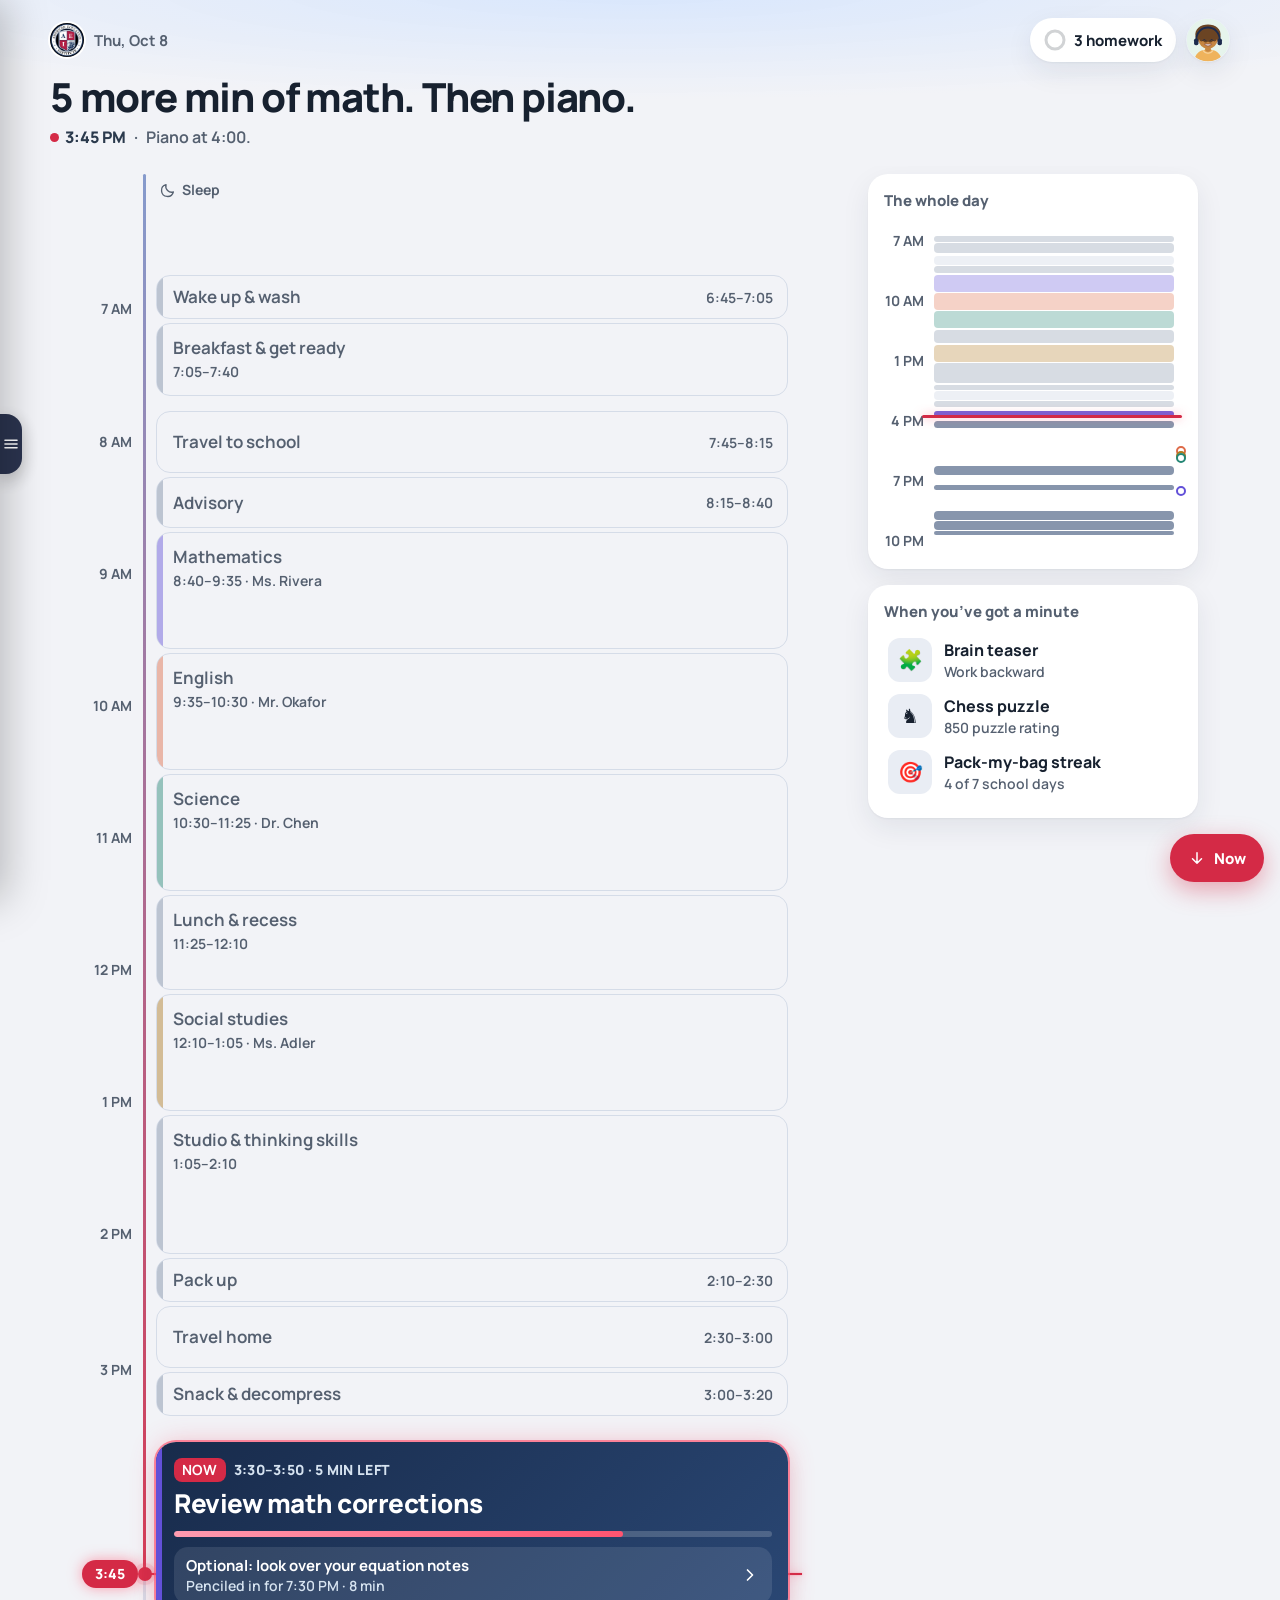
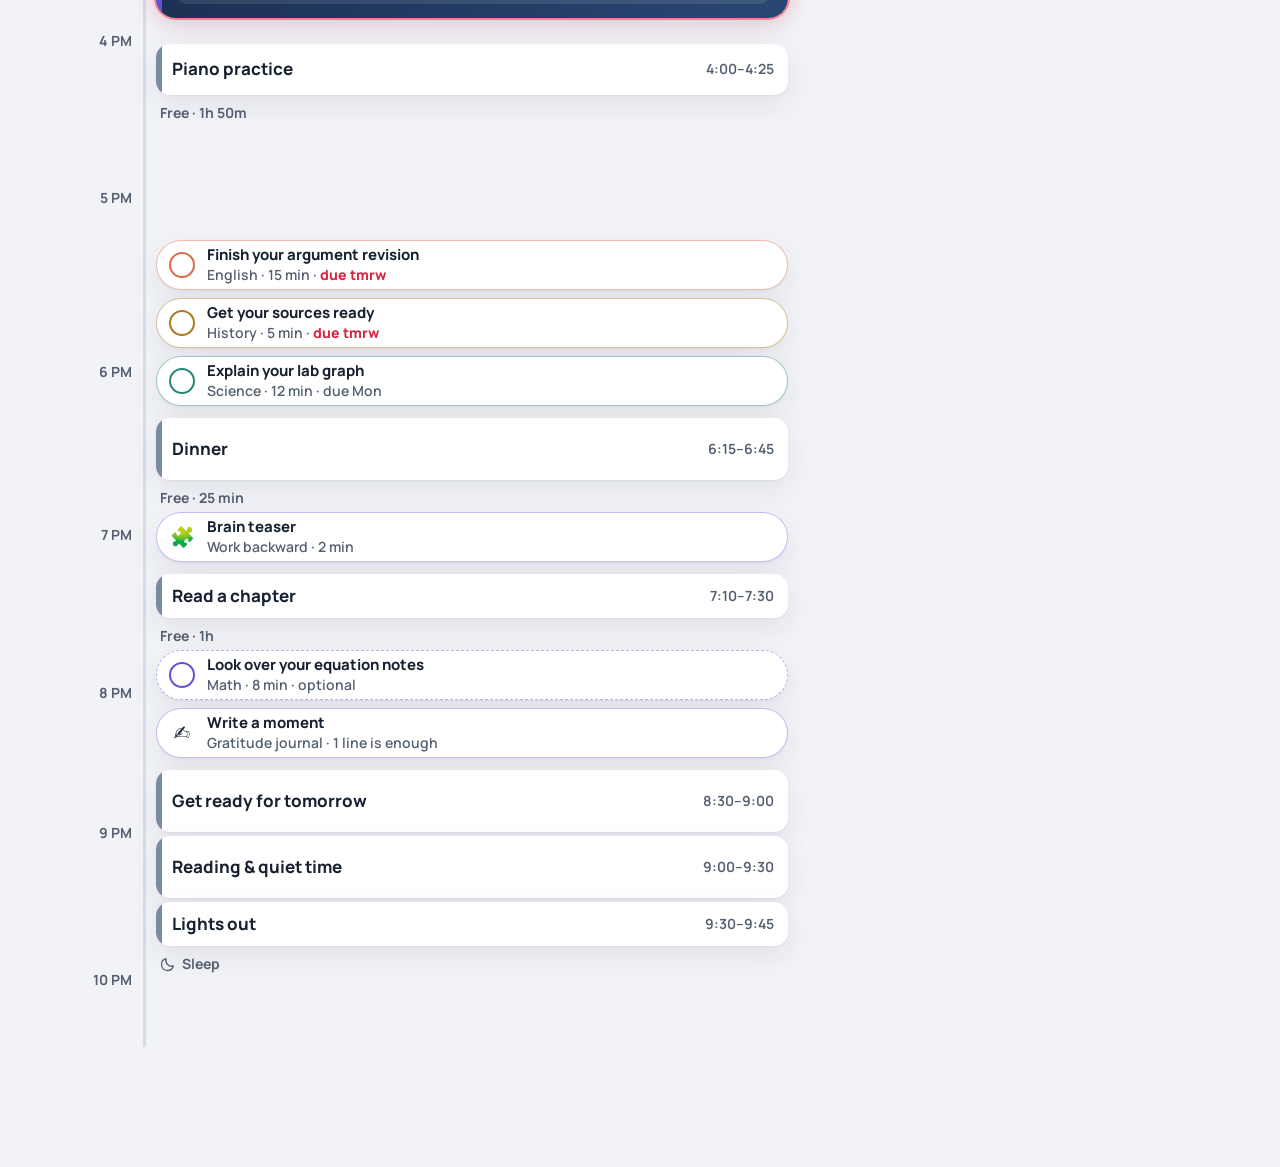
<file: variants/c-timeline/index.html>
<!doctype html>
<html lang="en">
<head>
<meta charset="utf-8">
<meta name="viewport" content="width=device-width,initial-scale=1,viewport-fit=cover">
<meta name="theme-color" content="#182b4b">
<link rel="preconnect" href="https://fonts.googleapis.com"><link rel="preconnect" href="https://fonts.gstatic.com" crossorigin>
<link href="https://fonts.googleapis.com/css2?family=Manrope:wght@400..800&display=swap" rel="stylesheet">
<title>AEIOS · Today · C Timeline</title>
<style>
/* AEIOS · Today · Variant C "Timeline": the day as one vertical river. Demo data from aeios2027.netlify.app. */
:root{
  --K:2.2;
  --bg:#f2f3f7; --surf:#ffffff; --surf2:#e9edf4; --ink:#17212f; --ink2:#2b3a4d; --muted:#556070; --line:#d5dce8; --line2:#c3cddc;
  --navy1:#182b4b; --navy2:#243e63; --link:#2f55b4;
  --now:#d42a46; --now-glow:rgba(255,84,112,.55); --now-soft:rgba(212,42,70,.10);
  --river-past:linear-gradient(#7d93c9,#d42a46);
  --cur-bg:linear-gradient(135deg,#182b4b,#2a4774); --cur-ink:#fff; --cur-ink2:#d6e3f0;
  --ok:#2f6e5d; --ok-bg:#e3f2ec;
  --math:#6250D8; --ela:#DE6A48; --science:#248674; --history:#AE791F; --plain:#7a8aa3;
  --glow:#ffd7b0;
  --shadow:0 1px 2px rgba(23,40,68,.05),0 10px 28px rgba(23,40,68,.08);
}
body[data-sky=dawn]{--glow:#ffd2b8}
body[data-sky=day]{--glow:#cfe2ff}
body[data-sky=dusk]{--glow:#ffc6d2}
body[data-sky=night]{
  --bg:#0e1829; --surf:#182641; --surf2:#1f3150; --ink:#eef3fa; --ink2:#d7e1ee; --muted:#a9b8cc; --line:#2a3d5e; --line2:#3a5079;
  --link:#9cc3ff; --now:#d42a46; --now-soft:rgba(255,84,112,.14);
  --cur-bg:linear-gradient(135deg,#253f6b,#31508a); --ok-bg:#163a33; --ok:#7fd8b8; --glow:#3a2f7a;
  --shadow:0 1px 2px rgba(0,0,0,.3),0 12px 30px rgba(0,0,0,.35);
}
*{box-sizing:border-box;margin:0;padding:0}
html{-webkit-text-size-adjust:100%;scroll-padding-top:150px}
body{font-family:Manrope,system-ui,-apple-system,sans-serif;color:var(--ink);background:var(--bg);font-size:16px;line-height:1.4;-webkit-font-smoothing:antialiased;transition:background .6s}
button{font:inherit;color:inherit;background:none;border:0;cursor:pointer;text-align:left;-webkit-tap-highlight-color:transparent}
:focus-visible{outline:3px solid #6f9be0;outline-offset:2px;border-radius:12px}
svg{flex:none}
.sr{position:absolute;width:1px;height:1px;overflow:hidden;clip:rect(0 0 0 0)}

/* ---------- header ---------- */
.hdr{position:sticky;top:0;z-index:20;background:color-mix(in srgb,var(--bg) 96%,transparent);backdrop-filter:blur(14px);-webkit-backdrop-filter:blur(14px);padding:calc(10px + env(safe-area-inset-top)) 16px 14px;overflow:hidden}
.hdr::before{content:"";position:absolute;left:-20%;right:-20%;top:-120px;height:220px;background:radial-gradient(closest-side,var(--glow),transparent);opacity:.75;pointer-events:none;z-index:-1;transition:background .6s}
.hdr-in{max-width:1180px;margin:0 auto}
.top{display:flex;align-items:center;gap:10px}
.crest{width:34px;height:34px;border-radius:50%;object-fit:cover;box-shadow:0 0 0 2px var(--surf)}
.date{white-space:nowrap;font-size:15px;font-weight:700;color:var(--muted)}
.spacer{flex:1}
.pill{flex:none;white-space:nowrap;display:inline-flex;align-items:center;gap:8px;min-height:44px;padding:0 14px;border-radius:22px;background:var(--surf);box-shadow:var(--shadow);font-size:15px;font-weight:750;color:var(--ink)}
.pill .ring{width:22px;height:22px}
.pill.all{color:var(--ok)}
.avbtn{flex:none;width:44px;height:44px;border-radius:50%;overflow:hidden;display:grid;place-items:center;box-shadow:var(--shadow)}
.avbtn img{width:44px;height:44px}
h1{font-size:27px;line-height:1.15;font-weight:800;letter-spacing:-.8px;margin-top:12px;max-width:22ch;text-wrap:balance}
.sub{display:flex;align-items:center;gap:8px;margin-top:6px;font-size:15px;font-weight:650;color:var(--muted)}
.sub .live{display:inline-flex;align-items:center;gap:6px;color:var(--ink2);font-weight:800}
.sub .dot{width:9px;height:9px;border-radius:50%;background:var(--now);box-shadow:0 0 0 0 var(--now-glow);animation:pulse 2.4s infinite}
@keyframes pulse{0%{box-shadow:0 0 0 0 var(--now-glow)}70%{box-shadow:0 0 0 9px transparent}100%{box-shadow:0 0 0 0 transparent}}

/* ---------- layout ---------- */
.wrap{max-width:1180px;margin:0 auto;padding:0 0 120px}
.aside{display:none}

/* ---------- river ---------- */
.river{position:relative;margin:8px 0 0;padding:0 14px 0 0}
.rail{position:absolute;left:0;top:0;bottom:0;width:62px;pointer-events:none}
.hr{position:absolute;left:0;width:50px;text-align:right;font-size:14px;font-weight:700;color:var(--muted);transform:translateY(-50%);white-space:nowrap}
.stream{position:absolute;left:61px;width:3px;border-radius:3px;background:var(--line);top:0;bottom:0}
.stream-past{position:absolute;left:61px;width:3px;border-radius:3px;top:0;background:var(--river-past);opacity:.9}
.col{margin-left:74px;position:relative}
.seg{position:relative}
.blk{position:absolute;inset:2px 0;display:flex;align-items:center;gap:10px;width:100%;border-radius:14px;padding:0 14px 0 16px;background:var(--surf);box-shadow:var(--shadow);overflow:hidden;min-height:40px}
.blk::before{content:"";position:absolute;left:0;top:0;bottom:0;width:6px;background:var(--c,var(--plain))}
.blk .nm{font-size:16px;font-weight:750;flex:1;min-width:0;white-space:nowrap;overflow:hidden;text-overflow:ellipsis}
.blk .tm{font-size:14px;font-weight:650;color:var(--muted);white-space:nowrap}
.blk.tall{flex-direction:column;align-items:flex-start;justify-content:flex-start;gap:2px;padding-top:12px}
.blk.tall .nm{flex:none;width:100%}
.blk .dt{font-size:14px;font-weight:600;color:var(--ink2);margin-top:4px;white-space:normal;line-height:1.35}
.seg.past .blk .dt{display:none}
.blk.travel{background:transparent;box-shadow:none;border:2px dashed var(--line2)}
.blk.travel::before{display:none}
.blk.sub-tint{background:color-mix(in srgb,var(--c) 11%,var(--surf))}
.seg.past .blk{background:transparent;box-shadow:none;border:1.5px solid var(--line)}
.seg.past .blk::before{opacity:.45}
.seg.past .blk .nm{font-weight:650;color:var(--muted)}
.seg.past .blk .tm{color:var(--muted)}
.seg.past .blk .ok{color:var(--muted)}
/* current block */
.seg.cur{z-index:2}
.card{position:relative;margin:2px 0;border-radius:20px;background:var(--cur-bg);color:var(--cur-ink);padding:16px 16px 14px 18px;box-shadow:0 0 0 2px rgba(255,84,112,.65),0 0 26px rgba(255,84,112,.30),var(--shadow);overflow:hidden}
.card::before{content:"";position:absolute;left:0;top:0;bottom:0;width:6px;background:var(--c,#8fb0e6)}
.card .eye{display:flex;align-items:center;gap:8px;font-size:14px;font-weight:800;letter-spacing:.3px;color:var(--cur-ink2);text-transform:uppercase}
.card .eye b{color:#fff;background:var(--now);border-radius:8px;padding:2px 8px;letter-spacing:.2px}
.card .ttl{font-size:23px;font-weight:800;letter-spacing:-.5px;line-height:1.2;margin-top:6px}
.card .meta{font-size:15px;font-weight:600;color:var(--cur-ink2);margin-top:2px}
.bar{height:6px;border-radius:6px;background:rgba(255,255,255,.18);margin-top:12px;overflow:hidden}
.bar i{display:block;height:100%;border-radius:6px;background:linear-gradient(90deg,#ff9bb0,#ff5470)}
.card .more{display:flex;align-items:center;gap:6px;min-height:44px;margin-top:6px;font-size:15px;font-weight:750;color:#fff;border-radius:12px;padding:0 4px}
.card .say{font-size:16px;color:#fff;margin-top:10px;font-weight:600}
.ck-hd{display:flex;justify-content:space-between;align-items:baseline;margin-top:14px;font-size:15px;font-weight:800}
.ck-hd span{color:var(--cur-ink2);font-weight:700}
.ck{display:flex;align-items:center;gap:12px;width:100%;min-height:46px;padding:6px 6px;border-radius:12px;font-size:16px;font-weight:650}
.ck .bx{width:26px;height:26px;border-radius:8px;border:2px solid currentColor;opacity:.85;display:grid;place-items:center;flex:none;transition:background .15s}
.ck .bx svg{opacity:0;stroke:#182b4b;stroke-width:3;fill:none;width:18px;height:18px}
.ck.on .bx{background:#fff;border-color:#fff;opacity:1}
.ck.on .bx svg{opacity:1}
.ck.on .t{text-decoration:line-through;text-decoration-thickness:2px;opacity:.8}
.ck.on .t small{display:none}
.ck small{display:block;font-size:14px;font-weight:600;opacity:.85}
.ck:hover{background:rgba(255,255,255,.06)}
.goal{display:flex;gap:10px;align-items:center;min-height:48px;margin-top:8px;padding:8px 12px;border-radius:14px;background:rgba(255,255,255,.1);font-size:15px;font-weight:700;width:100%}
.dots{display:inline-flex;gap:4px;margin-left:auto}
.dots i{width:10px;height:10px;border-radius:50%;background:rgba(255,255,255,.25)}
.dots i.on{background:#ffd27a}
.inl{display:flex;align-items:center;gap:10px;width:100%;min-height:52px;margin-top:10px;padding:8px 12px;border-radius:14px;background:rgba(255,255,255,.1);font-size:15px;font-weight:700}
.inl small{display:block;font-size:14px;font-weight:600;color:var(--cur-ink2)}

/* free gaps */
.gap .lbl{position:absolute;left:4px;top:6px;font-size:14px;font-weight:700;color:var(--muted);display:flex;align-items:center;gap:6px}
.gap.cur .lbl{color:var(--now);font-weight:800}
body[data-sky=night] .gap.cur .lbl{color:#ff8fa3}
.gap.cur{background:linear-gradient(90deg,var(--now-soft),transparent);border-radius:14px}
.gap.sleep .lbl{color:var(--muted)}

/* to-do chips */
.chip{position:absolute;left:0;right:0;height:50px;display:flex;align-items:stretch;border-radius:25px;background:var(--surf);box-shadow:var(--shadow);border:1.5px solid color-mix(in srgb,var(--c) 45%,transparent);overflow:hidden;transition:transform .25s,opacity .25s}
.chip .tick{width:50px;display:grid;place-items:center;flex:none;border-radius:25px}
.chip .tick span{width:26px;height:26px;border-radius:50%;border:2.5px solid var(--c);display:grid;place-items:center;transition:background .15s}
.chip .tick svg{opacity:0;width:16px;height:16px;stroke:#fff;stroke-width:3.2;fill:none}
.chip .body{flex:1;min-width:0;display:flex;flex-direction:column;justify-content:center;padding-right:14px}
.chip .t{font-size:15px;font-weight:750;white-space:nowrap;overflow:hidden;text-overflow:ellipsis}
.chip .m{font-size:14px;font-weight:600;color:var(--muted);white-space:nowrap;overflow:hidden;text-overflow:ellipsis}
.chip .m b{color:var(--now);font-weight:800}
body[data-sky=night] .chip .m b{color:#ff8fa3}
.chip.opt{border-style:dashed}
.chip.done{background:transparent;box-shadow:none;border-color:var(--line)}
.chip.done .tick span{background:var(--ok);border-color:var(--ok)}
body[data-sky=night] .chip.done .tick span{background:#2f8f72;border-color:#2f8f72}
.chip.done .tick svg{opacity:1}
.chip.done .t{text-decoration:line-through;color:var(--muted)}
.chip.fun{border-color:color-mix(in srgb,#8a6be8 45%,transparent)}
.chip.fun .ico{width:50px;display:grid;place-items:center;font-size:20px}
.seg.gap.past .chip{background:transparent;box-shadow:none;border-color:var(--line)}
.seg.gap.past .chip .t{color:var(--muted)}
.chip.flash{animation:flash 1s 2}
@keyframes flash{50%{transform:translateX(6px)}}
.chip.drift{border-color:var(--now)}

/* now line */
.now{position:absolute;left:0;right:0;height:0;z-index:1;pointer-events:none}
.now .ln{position:absolute;left:62px;right:0;top:-1px;height:2px;background:var(--now);box-shadow:0 0 10px var(--now-glow),0 0 2px var(--now-glow)}
.now .tag{position:absolute;left:0;top:-14px;height:28px;min-width:56px;padding:0 8px;border-radius:14px;background:var(--now);color:#fff;font-size:14px;font-weight:800;display:grid;place-items:center;box-shadow:0 0 14px var(--now-glow)}
.now .orb{position:absolute;left:56px;top:-7px;width:14px;height:14px;border-radius:50%;background:var(--now);box-shadow:0 0 0 4px var(--now-soft),0 0 16px var(--now-glow)}
.endnote{margin:26px 0 0 74px;padding:16px;border-radius:18px;border:1.5px dashed var(--line2);color:var(--muted);font-size:15px;font-weight:650}
.endnote b{color:var(--ink);display:block;font-size:16px}

/* jump-to-now */
.fab{position:fixed;right:16px;bottom:calc(18px + env(safe-area-inset-bottom));z-index:25;display:none;align-items:center;gap:8px;min-height:48px;padding:0 18px;border-radius:24px;background:var(--now);color:#fff;font-weight:800;font-size:15px;box-shadow:0 8px 24px rgba(212,42,70,.4)}
.fab.show{display:flex}

/* sheet */
.scrim{position:fixed;inset:0;background:rgba(8,14,26,.5);z-index:40;display:none}
.sheet{position:fixed;left:0;right:0;bottom:0;z-index:41;max-height:86vh;overflow:auto;background:var(--surf);color:var(--ink);border-radius:24px 24px 0 0;padding:8px 20px calc(24px + env(safe-area-inset-bottom));transform:translateY(105%);transition:transform .28s cubic-bezier(.2,.8,.2,1);box-shadow:0 -10px 40px rgba(0,0,0,.25)}
body.open .scrim{display:block}
body.open .sheet{transform:none}
.grab{width:40px;height:5px;border-radius:3px;background:var(--line2);margin:4px auto 8px}
.sh-h{display:flex;align-items:flex-start;gap:10px}
.sh-h h2{flex:1;font-size:22px;font-weight:800;letter-spacing:-.4px;line-height:1.2;padding-top:8px}
.x{width:44px;height:44px;border-radius:50%;display:grid;place-items:center;background:var(--surf2)}
.sh-meta{font-size:15px;color:var(--muted);font-weight:650;margin-top:4px}
.sheet p{font-size:16px;margin-top:12px}
.sheet .note{font-size:15px;color:var(--muted);background:var(--surf2);border-radius:12px;padding:10px 12px;margin-top:14px}
.sheet .ck .bx svg{stroke:#fff}
.sheet .ck.on .bx{background:var(--navy2);border-color:var(--navy2)}
body[data-sky=night] .sheet .ck.on .bx{background:#4b74c0;border-color:#4b74c0}
.sheet .ck:hover{background:var(--surf2)}
.sec{font-size:14px;font-weight:800;color:var(--muted);text-transform:uppercase;letter-spacing:.5px;margin-top:18px}
.btns{display:flex;gap:10px;margin-top:18px;flex-wrap:wrap}
.btn{min-height:48px;padding:0 20px;border-radius:24px;font-weight:800;font-size:16px;display:inline-flex;align-items:center;gap:8px}
.btn.pri{background:var(--navy1);color:#fff}
body[data-sky=night] .btn.pri{background:#e9effa;color:#122039}
.btn.gh{background:var(--surf2)}
.ans{width:100%;min-height:48px;margin-top:8px;border-radius:12px;border:2px solid var(--line2);background:var(--bg);color:var(--ink);font:inherit;font-size:18px;padding:0 14px}
textarea.ans{min-height:110px;padding:12px 14px;resize:vertical}
.fb{margin-top:8px;font-size:15px;font-weight:700;min-height:21px}
.fb.ok{color:var(--ok)}
.navgrid{display:grid;grid-template-columns:1fr 1fr;gap:10px;margin-top:14px}
.navgrid button{min-height:56px;border-radius:14px;background:var(--surf2);padding:0 14px;font-weight:750}

/* toast */
.toast{position:fixed;left:50%;bottom:calc(84px + env(safe-area-inset-bottom));transform:translateX(-50%) translateY(20px);z-index:50;display:flex;align-items:center;gap:6px;padding:4px 4px 4px 18px;border-radius:26px;background:#101b2e;color:#fff;font-weight:700;font-size:15px;box-shadow:0 10px 30px rgba(0,0,0,.3);opacity:0;pointer-events:none;transition:opacity .2s,transform .2s;white-space:nowrap}
.toast.show{opacity:1;transform:translateX(-50%);pointer-events:auto}
.toast button{min-height:44px;padding:0 16px;border-radius:22px;color:#9cc3ff;font-weight:800}

/* ---------- desktop ---------- */
@media (min-width:980px){
  .hdr{padding:18px 32px 18px}
  h1{font-size:40px;max-width:none;letter-spacing:-1.2px}
  .sub{font-size:16px}
  .wrap{display:grid;grid-template-columns:minmax(0,1fr) 330px;gap:36px;padding:0 32px 120px}
  .river{max-width:720px}
  .blk .nm{font-size:17px}
  .card .ttl{font-size:26px}
  .aside{display:block;position:sticky;top:160px;align-self:start;margin-top:8px}
  .acard{background:var(--surf);border-radius:20px;box-shadow:var(--shadow);padding:16px 16px 18px;margin-bottom:16px}
  .acard h3{font-size:15px;font-weight:800;color:var(--muted);margin-bottom:10px}
  .map{position:relative;height:330px;display:block;width:100%;border-radius:12px}
  .map .mb{position:absolute;left:50px;right:8px;border-radius:4px;background:var(--c,var(--plain));opacity:.9}
  .map .mb.past{opacity:.3}
  .map .mh{position:absolute;left:0;width:40px;white-space:nowrap;text-align:right;font-size:14px;font-weight:700;color:var(--muted);transform:translateY(-50%)}
  .map .mn{position:absolute;left:38px;right:0;height:3px;background:var(--now);box-shadow:0 0 10px var(--now-glow);border-radius:2px}
  .map .md{position:absolute;right:-4px;width:10px;height:10px;border-radius:50%;background:var(--surf);border:2.5px solid var(--c)}
  .map .md.done{background:var(--c)}
  .tz{display:flex;gap:12px;align-items:center;min-height:56px;width:100%;border-radius:14px;padding:6px 4px;font-weight:750}
  .tz:hover{background:var(--surf2)}
  .tz .em{width:44px;height:44px;border-radius:12px;display:grid;place-items:center;background:var(--surf2);font-size:20px}
  .tz small{display:block;font-size:14px;color:var(--muted);font-weight:600}
  .sheet{left:50%;right:auto;bottom:auto;top:50%;width:520px;border-radius:24px;transform:translate(-50%,-46%);opacity:0;pointer-events:none;transition:opacity .2s,transform .2s}
  body.open .sheet{transform:translate(-50%,-50%);opacity:1;pointer-events:auto}
  .grab{display:none}
}
@media (prefers-reduced-motion:reduce){
  *,*::before,*::after{animation:none!important;transition:none!important;scroll-behavior:auto!important}
}
</style>
</head>
<body data-sky="day">
<header class="hdr" id="hdr"><div class="hdr-in">
  <div class="top">
    <img class="crest" src="crest.jpg" alt="AEIOS">
    <span class="date">Thu, Oct 8</span>
    <span class="spacer"></span>
    <button class="pill" id="todoPill" data-act="nexttodo"></button>
    <button class="avbtn" data-act="menu" aria-label="Menu: Maya R., Grade 8"><img src="avatar.svg" alt=""></button>
  </div>
  <h1 id="headline"></h1>
  <div class="sub" id="sub"></div>
</div></header>
<div class="wrap">
  <main><div class="river" id="river" aria-label="Today, as a timeline"></div><div id="end"></div></main>
  <aside class="aside" id="aside" aria-label="Day at a glance"></aside>
</div>
<button class="fab" id="fab" data-act="jumpnow"></button>
<div class="scrim" data-act="close"></div>
<div class="sheet" id="sheet" role="dialog" aria-modal="true" aria-labelledby="shT"></div>
<div class="toast" id="toast" role="status" aria-live="polite"></div>
<script>
(function(){
'use strict';
/* ===== Demo data: AEIOS showcase (aeios2027.netlify.app), student Maya R., Grade 8. Due dates shifted to Thu Oct 8 2026, as in the compromise mockup. ===== */
var SUBJ={ela:{name:'English',color:'#DE6A48',teacher:'Mr. Okafor'},history:{name:'History',color:'#AE791F',teacher:'Ms. Adler'},science:{name:'Science',color:'#248674',teacher:'Dr. Chen'},math:{name:'Math',color:'#6250D8',teacher:'Ms. Rivera'}};
var TASKS=[
 {id:'ela-revise',title:'Finish your argument revision',short:'English revision',subject:'ela',due:'due tmrw',soon:true,dueLong:'Friday, October 9',minutes:15,required:true,steps:['Read the feedback on paragraph 3.','Add one quotation that supports your claim.','Write a sentence explaining the connection.'],detail:'Revise the school-library proposal you wrote in English. Submit your paragraph and the feedback you used.',flex:'You can type or handwrite the revision. The required evidence stays the same.'},
 {id:'history-sources',title:'Get your sources ready',short:'history sources',subject:'history',due:'due tmrw',soon:true,dueLong:'Friday, October 9',minutes:5,required:true,steps:['Put both Reconstruction sources in your folder.','Underline each author\u2019s main claim.'],detail:'Bring both classroom source sheets for tomorrow\u2019s comparison. This is preparation, not a graded assessment.',flex:'Paper or digital copies are fine.'},
 {id:'science-lab',title:'Explain your lab graph',short:'lab graph',subject:'science',due:'due Mon',dueLong:'Monday, October 12',minutes:12,required:true,steps:['Look at the force-and-motion graph.','Describe one pattern using values from the table.','Write your explanation and one limitation.'],detail:'Use the cart investigation from science. Keep your measurements, graph, and explanation together.',flex:'You may split the write-up across two days. School must approve a later deadline.'},
 {id:'math-review',title:'Look over your equation notes',short:'equation notes',subject:'math',due:'optional',dueLong:'Before Friday\u2019s classroom check (optional)',minutes:8,required:false,steps:['Choose an example from your class notes.','Write down any question for Ms. Rivera.'],detail:'Optional review before Friday\u2019s classroom check. The app does not assess your answers.',flex:'Optional. You can move this to tomorrow or skip it.'}
];
var LISTS={
 school:{title:'Ready for school',items:[['Equation notes & classwork','Math notebook and English draft'],['History sources','Both source sheets, in your folder'],['Pencil case & charged device','Charger, if you need one'],['Water bottle',''],['Lunch or school-lunch plan',''],['Basketball bag','Shoes and practice clothes']],start:{0:true,2:true}},
 night:{title:'Ready for tomorrow',items:[['Check tomorrow\u2019s classes','Look for changes and anything due'],['Pack tomorrow\u2019s school bag',''],['Set out clothes',''],['Charge your device',''],['Brush teeth',''],['Put away screens & read','']],start:{}}
};
/* schedule [start,end,name,extra] in minutes after midnight */
var RAW=[[405,425,'Wake up & wash'],[425,460,'Breakfast & get ready',{list:'school'}],[465,495,'Travel to school',{travel:1}],
 [495,520,'Advisory',{detail:'Check your day. Ask for what you need.'}],[520,575,'Mathematics',{subject:'math',detail:'Bring your equation notes.',hl:'Math'}],[575,630,'English',{subject:'ela',detail:'Partner feedback on your argument.'}],[630,685,'Science',{subject:'science',detail:'Use the force-and-motion lab table.'}],[685,730,'Lunch & recess',{detail:'A real break.'}],[730,785,'Social studies',{subject:'history',detail:'Compare two Reconstruction accounts.'}],[785,850,'Studio & thinking skills',{detail:'Make a plan that actually fits.',hl:'Studio'}],[850,870,'Pack up',{detail:'Check materials for tomorrow.'}],
 [870,900,'Travel home',{travel:1}],[900,920,'Snack & decompress'],[930,950,'Review math corrections',{c:'math'}],[960,985,'Piano practice'],
 [1095,1125,'Dinner'],[1150,1170,'Read a chapter'],[1230,1260,'Get ready for tomorrow',{list:'night'}],[1260,1290,'Reading & quiet time'],[1290,1305,'Lights out']];
var GOAL={title:'Check tomorrow\u2019s assignments and pack my bag',why:'Each school day, check what\u2019s due tomorrow and pack the materials I\u2019ll need.',done:4,target:7,first:'Open the class list and find tomorrow\u2019s materials',reward:'Pick our Saturday ice-cream stop',helper:'Dad'};
var TEASER={kind:'Reasoning',title:'Work backward',q:'I think of a number, double it, and add 9. The result is 51. What was my number?',a:'21',hints:['Undo the steps in the opposite order.','First subtract the amount added, then divide by two.'],ex:'51 \u2212 9 = 42. Divide by 2 to get 21.'};
/* where each to-do realistically lands in the day (design decision, not new data): after piano + downtime, before dinner; optional math after reading */
var PLAN=[{id:'ela-revise',t:1050},{id:'history-sources',t:1065},{id:'science-lab',t:1070},{id:'math-review',t:1170},{id:'teaser',t:1130,fun:1},{id:'journal',t:1210,fun:1}];

var START=360,END=1350,K=2.2;
var BL=RAW.map(function(r){var o={s:r[0],e:r[1],n:r[2]};var x=r[3]||{};for(var k in x)o[k]=x[k];o.c=o.subject||o.c||null;return o;});

/* ===== helpers ===== */
var $=function(id){return document.getElementById(id);};
var RM=matchMedia('(prefers-reduced-motion: reduce)');
function esc(s){return String(s).replace(/[&<>"]/g,function(c){return {'&':'&amp;','<':'&lt;','>':'&gt;','"':'&quot;'}[c];});}
function hm(m){m=Math.round(m);var h=Math.floor(m/60)%24,mm=m%60;return (h%12||12)+':'+(mm<10?'0':'')+mm;}
function clock(m){m=Math.round(m);return hm(m)+(Math.floor(m/60)%24>=12?' PM':' AM');}
function hrLbl(h){return (h%12||12)+(h>=12?' PM':' AM');}
function dur(n){n=Math.round(n);if(n<60)return n+' min';var h=Math.floor(n/60),m=n%60;return h+'h'+(m?' '+m+'m':'');}
function task(id){return TASKS.filter(function(t){return t.id===id;})[0];}
var CHECK='<svg viewBox="0 0 24 24" aria-hidden="true"><path d="M5 12.5l4.5 4.5L19 7.5" stroke-linecap="round" stroke-linejoin="round"/></svg>';
var ICO={chev:'M9 6l6 6-6 6',x:'M6 6l12 12M18 6L6 18',down:'M12 5v14m-6-6 6 6 6-6',up:'M12 19V5m-6 6 6-6 6 6',moon:'M20 15A9 9 0 0 1 9 4a9 9 0 1 0 11 11Z',flag:'M5 21V4h13l-3 4.5L18 13H5'};
function svg(n,s){return '<svg width="'+(s||20)+'" height="'+(s||20)+'" viewBox="0 0 24 24" fill="none" stroke="currentColor" stroke-width="2" stroke-linecap="round" stroke-linejoin="round" aria-hidden="true"><path d="'+ICO[n]+'"/></svg>';}

/* ===== state ===== */
var KEY='aeios-c-timeline-v1';
function fresh(){return {done:{},steps:{},checks:{school:JSON.parse(JSON.stringify(LISTS.school.start)),night:{}},teaser:{solved:false,hints:0},journal:[]};}
var S;try{S=JSON.parse(localStorage.getItem(KEY))||fresh();}catch(e){S=fresh();}
function save(){try{localStorage.setItem(KEY,JSON.stringify(S));}catch(e){}}
function cnt(l){var c=S.checks[l],n=0;for(var k in c)if(c[k])n++;return n;}

/* ===== demo time ===== */
var T0=945,real0=Date.now(),T=945,Tf=945,follow=true;
function parseT(s){var m=/^(\d{1,2}):?(\d{2})$/.exec(String(s||'').trim());if(!m)return null;var v=(+m[1])*60+(+m[2]);return v>=0&&v<1440?v:null;}
function hashT(){var m=/t=(\d{1,2}:?\d{2})/.exec(location.hash);return m?parseT(m[1]):null;}
function setTime(v){if(v==null)return;T0=v;real0=Date.now();T=Tf=v;follow=true;render(true);}

/* ===== model at time T ===== */
function slotEnd(p){var t=task(p.id);return p.t+(t?t.minutes:2);}
function isDone(id){if(id==='teaser')return !!S.teaser.solved;if(id==='journal')return S.journal.length>0;var p=PLAN.filter(function(x){return x.id===id;})[0];
 if(S.done[id]!==undefined)return S.done[id];return slotEnd(p)<=T; /* demo: things planned earlier today are assumed done */}
function segments(){
 var segs=[],cur=START;
 BL.forEach(function(b){if(b.s>cur)segs.push({kind:'gap',s:cur,e:b.s});segs.push({kind:'blk',s:b.s,e:b.e,b:b});cur=b.e;});
 if(cur<END)segs.push({kind:'gap',s:cur,e:END});
 segs.forEach(function(g,i){if(g.kind==='gap'){g.sleep=(i===0||i===segs.length-1);g.chips=[];}});
 /* place chips */
 PLAN.forEach(function(p){var t=p.t,drift=false;
  if(!p.fun&&!isDone(p.id)&&slotEnd(p)<=T){ /* missed its slot and still open: drift to the next free stretch */
   var g=segs.filter(function(g){return g.kind==='gap'&&!g.sleep&&g.e>T+5;})[0];
   if(g){t=Math.max(g.s,Math.ceil(T/5)*5);}else{t=segs[segs.length-1].s+5;}drift=true;}
  var host=segs.filter(function(g){return g.kind==='gap'&&g.s<=t&&t<g.e;})[0];
  if(host)host.chips.push({p:p,t:t,drift:drift});
 });
 segs.forEach(function(g){if(g.chips)g.chips.sort(function(a,b){return a.t-b.t;});});
 return segs;
}
function curNext(){var cur=null,next=null,prev=null;BL.forEach(function(b){if(b.s<=T&&T<b.e)cur=b;if(b.e<=T)prev=b;if(!next&&b.s>T)next=b;});return {cur:cur,next:next,prev:prev};}
function openTodos(){return TASKS.filter(function(t){return !isDone(t.id);});}
/* single source of truth for the badge and every "done/nothing due" claim */
function openReq(){return openTodos().filter(function(t){return t.required;});}

/* ===== headline: short, human, time-aware ===== */
function headline(segs){
 var c=curNext(),cur=c.cur,next=c.next,left=cur?cur.e-T:0;
 if(!cur&&!c.prev)return ['Way too early. Wake-up\u2019s at '+hm(BL[0].s)+'.','Go back to sleep, honestly.'];
 if(!cur&&!next)return ['That\u2019s a wrap. Sleep well.','Tomorrow starts at '+clock(BL[0].s)+'.'];
 if(!cur){
  var g=segs.filter(function(g){return g.kind==='gap'&&g.s<=T&&T<g.e;})[0],todos=(g&&g.chips||[]).filter(function(x){return !x.p.fun&&!isDone(x.p.id);});
  var reqT=todos.filter(function(x){return task(x.p.id).required;});if(reqT.length)todos=reqT;
  var started=(g&&g.chips||[]).some(function(x){return !x.p.fun&&(isDone(x.p.id)||x.t<=T);});
  if(todos.length&&todos.every(function(x){return !task(x.p.id).required;}))return ['Free till '+hm(next.s)+'.','Equation notes, if you feel like it. ~'+task(todos[0].p.id).minutes+' min.'];
  if(todos.length){var sum=todos.reduce(function(a,x){return a+task(x.p.id).minutes;},0),first=todos[0];
   if(first.t>T+4&&!started)return ['Free till '+hm(first.t)+'. Then ~'+sum+' min of homework.','Dinner at '+clock(next.s)+'.'];
   if(todos.length===1)return ['Just the '+task(first.p.id).short+' left. ~'+sum+' min.',next.n+' at '+clock(next.s)+'.'];
   return ['~'+sum+' min of homework, then '+next.n.toLowerCase()+'.',(first.t>T+4?'Next up at '+hm(first.t)+': ':'Start with the ')+task(first.p.id).short+'.'];}
  if(next.travel)return ['Leave at '+hm(next.s)+'.','Got everything?'];
  if(next.s-T>=15)return ['Free till '+hm(next.s)+'.'+(openReq().length?'':' Nothing due.'),next.n+' after that.'];
  return [next.n+' at '+hm(next.s)+'.','Free for '+dur(next.s-T)+'.'];
 }
 var nx=next?next.n:'',nxs=next?hm(next.s):'';
 switch(cur.n){
  case 'Wake up & wash':return ['Morning. Breakfast at '+hm(next.s)+'.','No rush yet.'];
  case 'Breakfast & get ready':var n=6-cnt('school');return [n?'Breakfast, then bag. Out by '+hm(next.s)+'.':'Bag\u2019s packed. Out by '+hm(next.s)+'.',n?n+' things left to pack.':'You\u2019re set.'];
  case 'Travel to school':return ['On the way. Math is first.','Advisory at '+hm(next.s)+'.'];
  case 'Advisory':return ['Advisory. Math\u2019s up next.','Math at '+nxs+'.'];
  case 'Lunch & recess':return ['Lunch. '+left+' min left, enjoy it.','Social studies at '+nxs+'.'];
  case 'Pack up':return ['Pack up. You\u2019re out at '+hm(cur.e)+'.','Grab what you need for tonight.'];
  case 'Travel home':return ['Heading home. Snack\u2019s next.','Home around '+hm(cur.e)+'.'];
  case 'Snack & decompress':return ['Snack. Do nothing for a bit.',left+' min, then math corrections.'];
  case 'Review math corrections':return [left<=10?left+' more min of math. Then piano.':'Math corrections, then piano.','Piano at '+nxs+'.'];
  case 'Piano practice':return ['Piano till '+hm(cur.e)+'. Then a break.',left+' min left.'];
  case 'Dinner':return ['Dinner. Nothing else till '+hm(next.s)+'.','Then '+nx.toLowerCase()+'.'];
  case 'Read a chapter':return ['Reading till '+hm(cur.e)+'.','Free after that.'];
  case 'Get ready for tomorrow':var m=6-cnt('night');return [m?(openReq().length?'Pack your bag for tomorrow.':'Pack for tomorrow, then you\u2019re done.'):'All packed. Quiet time at '+nxs+'.',m?m+' quick things.':'Nice.'];
  case 'Reading & quiet time':return ['Wind down. Lights out at '+nxs+'.','Reading & quiet time.'];
  case 'Lights out':return ['Lights out. Night, Maya.','See you at 6:45.'];
 }
 var nm=cur.hl||cur.n;
 if(cur.subject||cur.hl){if(next&&next.n==='Lunch & recess')return [nm+' now. Lunch in '+(next.s-T)+'.',left+' min left.'];
  if(next&&next.n==='Pack up')return [nm+' now. Out at '+hm(next.e)+'.',left+' min left.'];
  return [nm+' now. '+(next.hl||next.n)+' at '+nxs+'.',left+' min left.'];}
 return [cur.n+' till '+hm(cur.e)+'.',''];
}

/* ===== render ===== */
var SEGS=[];
function ckRow(l,i,cls){var it=LISTS[l].items[i],on=!!S.checks[l][i];return '<button class="ck'+(on?' on':'')+'" data-act="ck" data-list="'+l+'" data-i="'+i+'" role="checkbox" aria-checked="'+on+'"><span class="bx">'+CHECK+'</span><span class="t">'+esc(it[0])+(it[1]?'<small>'+esc(it[1])+'</small>':'')+'</span></button>';}
function listHTML(l){var h='<div class="ck-hd">'+LISTS[l].title+'<span data-count="'+l+'">'+cnt(l)+' of 6</span></div>';for(var i=0;i<6;i++)h+=ckRow(l,i);return h;}
function goalDots(){var d='';for(var i=0;i<GOAL.target;i++)d+='<i class="'+(i<GOAL.done?'on':'')+'"></i>';return '<span class="dots" aria-hidden="true">'+d+'</span>';}
function curCard(b){
 var left=b.e-T,pct=Math.max(3,Math.min(100,(T-b.s)/(b.e-b.s)*100)),col=b.c?SUBJ[b.c].color:'';
 var h='<div class="card"'+(col?' style="--c:'+col+'"':'')+'><div class="eye"><b>Now</b>'+hm(b.s)+'\u2013'+hm(b.e)+' \u00b7 '+left+' min left</div>';
 h+='<div class="ttl">'+esc(b.n)+'</div>';
 if(b.subject)h+='<div class="meta">'+SUBJ[b.subject].teacher+'</div>';
 h+='<div class="bar" role="progressbar" aria-label="Time used" aria-valuenow="'+Math.round(pct)+'" aria-valuemin="0" aria-valuemax="100"><i style="width:'+pct+'%"></i></div>';
 if(b.detail)h+='<div class="say">'+esc(b.detail)+'</div>';
 if(b.travel)h+='<div class="say">'+(b.n==='Travel to school'?'Got your bag? Basketball stuff too.':'Snack when you get in.')+'</div>';
 if(b.list){h+=listHTML(b.list);if(b.list==='night')h+='<button class="goal" data-act="goal">'+svg('flag',18)+'<span>Counts toward your goal</span>'+goalDots()+'</button>';}
 if(b.subject){var t=TASKS.filter(function(x){return x.subject===b.subject&&!isDone(x.id);})[0];
  if(t)h+='<button class="inl" data-act="task" data-id="'+t.id+'"><span style="flex:1">'+esc(t.title)+'<small>For this class \u00b7 '+t.due+' \u00b7 '+'ask now if stuck'+'</small></span>'+svg('chev')+'</button>';}
 if(b.n==='Review math corrections'){var mt=task('math-review');if(!isDone(mt.id))h+='<button class="inl" data-act="task" data-id="math-review"><span style="flex:1">Optional: '+esc(mt.title.toLowerCase())+'<small>Penciled in for '+clock(1170)+' \u00b7 8 min</small></span>'+svg('chev')+'</button>';}
 h+='</div>';return h;
}
function chipHTML(x,y){var p=x.p,done=isDone(p.id);
 if(p.id==='teaser')return '<button class="chip fun'+(done?' done':'')+'" style="top:'+y+'px;--c:#8a6be8" data-act="teaser"><span class="ico" aria-hidden="true">\uD83E\uDDE9</span><span class="body"><span class="t">Brain teaser</span><span class="m">'+(done?'Solved \u2713':'Work backward \u00b7 2 min')+'</span></span></button>';
 if(p.id==='journal')return '<button class="chip fun'+(done?' done':'')+'" style="top:'+y+'px;--c:#8a6be8" data-act="journal"><span class="ico" aria-hidden="true">\u270D\uFE0F</span><span class="body"><span class="t">Write a moment</span><span class="m">'+(done?'Saved \u2713':'Gratitude journal \u00b7 1 line is enough')+'</span></span></button>';
 var t=task(p.id),s=SUBJ[t.subject];
 return '<div class="chip'+(t.required?'':' opt')+(done?' done':'')+(x.drift?' drift':'')+'" id="chip-'+t.id+'" style="top:'+y+'px;--c:'+s.color+'">'+
  '<button class="tick" data-act="toggle" data-id="'+t.id+'" role="checkbox" aria-checked="'+done+'" aria-label="Done: '+esc(t.title)+'"><span>'+CHECK+'</span></button>'+
  '<button class="body" data-act="task" data-id="'+t.id+'"><span class="t">'+esc(t.title)+'</span><span class="m">'+(done?'Done':(x.drift?'Moved here':s.name)+' \u00b7 '+t.minutes+' min \u00b7 '+(t.soon?'<b>'+t.due+'</b>':t.due))+'</span></button></div>';
}
function render(scroll){
 T=Math.floor(Tf);
 var sky=T<405||T>=1095?'night':T<480?'dawn':T<1020?'day':'dusk';document.body.dataset.sky=sky;
 var segs=SEGS=segments(),c=curNext(),H=headline(segs);
 $('headline').textContent=H[0];
 $('sub').innerHTML='<span class="live"><span class="dot" aria-hidden="true"></span>'+clock(T)+'</span>'+(H[1]?'<span aria-hidden="true">\u00b7</span><span>'+esc(H[1])+'</span>':'');
 /* to-do pill */
 var open=openReq();
 $('todoPill').className='pill'+(open.length?'':' all');
 $('todoPill').innerHTML=open.length?ring(TASKS.filter(function(t){return t.required;}).length-open.length,3)+'<span>'+open.length+' homework</span>':'<span>\u2713 Homework done</span>';
 $('todoPill').setAttribute('aria-label',open.length?open.length+' homework left today. Jump to the next one':'Homework done for today');
 /* river */
 var h='<div class="rail" aria-hidden="true"><div class="stream"></div><div class="stream-past" id="past"></div><div id="hrs"></div></div><div class="col" id="col">';
 segs.forEach(function(g,i){
  var ph=(g.e-g.s)*K,isPast=g.e<=T,isCur=g.s<=T&&T<g.e;
  if(g.kind==='blk'){var b=g.b,col=b.c?SUBJ[b.c].color:'';
   if(isCur){h+='<section class="seg cur" data-i="'+i+'" style="min-height:'+ph+'px" aria-label="Now: '+esc(b.n)+'">'+curCard(b)+'</section>';return;}
   var tall=ph>=72;
   h+='<div class="seg'+(isPast?' past':'')+'" data-i="'+i+'" style="height:'+Math.max(ph,48)+'px"><button class="blk'+(b.travel?' travel':'')+(b.subject?' sub-tint':'')+(tall?' tall':'')+'" '+(col?'style="--c:'+col+'"':'')+' data-act="block" data-i="'+i+'"><span class="nm">'+esc(b.n)+'</span><span class="tm">'+hm(b.s)+'\u2013'+hm(b.e)+(tall&&b.subject?' \u00b7 '+SUBJ[b.subject].teacher:'')+'</span>'+(ph>=110&&b.detail&&!isPast?'<span class="dt">'+esc(b.detail)+'</span>':'')+'</button></div>';
  } else {
   var inner='',lbl='',y0=g.sleep?0:30,bottom=0;
   if(g.sleep){lbl=svg('moon',16)+'Sleep';}
   else if(isCur)lbl='Free \u00b7 '+dur(g.e-T)+' left';
   else if(g.e-g.s>=15)lbl='Free \u00b7 '+dur(g.e-g.s);
   if(g.chips.length){y0=30;}
   g.chips.forEach(function(x){var y=Math.max((x.t-g.s)*K,y0,bottom+8);inner+=chipHTML(x,y);bottom=y+50;});
   var need=Math.max(ph,(lbl||g.chips.length)?(g.chips.length?bottom+10:ph):ph);
   if(lbl&&need<32)lbl='';
   h+='<div class="seg gap'+(g.sleep?' sleep':'')+(isCur?' cur':'')+(isPast?' past':'')+'" data-i="'+i+'" style="height:'+need+'px">'+(lbl?'<div class="lbl">'+lbl+'</div>':'')+inner+'</div>';
  }
 });
 h+='</div><div class="now" id="now" aria-hidden="true"><div class="ln"></div><div class="orb"></div><div class="tag" id="nowTag"></div></div>';
 $('river').innerHTML=h;
 $('end').innerHTML=T>=1305?'<div class="endnote"><b>Tomorrow, Fri Oct 9</b>Wake-up at 6:45. '+(openReq().length?'Still open: '+openReq().map(function(t){return t.short;}).join(', ')+'.':'Homework\u2019s all done \u2713')+'</div>':'';
 layoutRail();
 renderAside();
 if(scroll)scrollToNow(!RM.matches&&scroll==='smooth');
 updFab();
}
function ring(done,total){var r=9,C=2*Math.PI*r,f=total?done/total:0;return '<svg class="ring" viewBox="0 0 22 22" aria-hidden="true"><circle cx="11" cy="11" r="'+r+'" fill="none" stroke="currentColor" stroke-opacity=".2" stroke-width="3"/>'+(f>0?'<circle cx="11" cy="11" r="'+r+'" fill="none" stroke="var(--now)" stroke-width="3" stroke-linecap="round" stroke-dasharray="'+(C*f)+' '+C+'" transform="rotate(-90 11 11)"/>':'')+'</svg>';}
/* time -> y in river, honoring expanded segments */
function yOf(t){var col=$('col');if(!col)return 0;var kids=col.children;for(var k=0;k<kids.length;k++){var g=SEGS[+kids[k].dataset.i];if(t>=g.s&&t<g.e||(k===kids.length-1&&t>=g.e)){var f=Math.min(1,(t-g.s)/(g.e-g.s));return kids[k].offsetTop+f*kids[k].offsetHeight;}}return 0;}
function layoutRail(){
 var ny=yOf(Tf),hh='';
 for(var hr=7;hr<=22;hr++){var y=yOf(hr*60);if(Math.abs(y-ny)<22)continue;hh+='<div class="hr" style="top:'+y+'px">'+hrLbl(hr)+'</div>';}
 $('hrs').innerHTML=hh;$('past').style.height=ny+'px';
 $('now').style.top=ny+'px';$('nowTag').textContent=hm(Tf);
}
function nowDocY(){var r=$('river');return r.getBoundingClientRect().top+window.scrollY+yOf(Tf);}
function hdrH(){return $('hdr').offsetHeight;}
function scrollToNow(smooth){
 var cur=document.querySelector('.seg.cur'),top;
 var avail=window.innerHeight-hdrH();
 if(cur&&cur.offsetHeight<avail-60){var ct=cur.getBoundingClientRect().top+window.scrollY;top=ct-hdrH()-Math.min(70,(avail-cur.offsetHeight)/2);}
 else top=nowDocY()-hdrH()-avail*0.3;
 window.scrollTo({top:Math.max(0,top),behavior:smooth?'smooth':'auto'});
}
function updFab(){var y=nowDocY()-window.scrollY,f=$('fab');var off=y<hdrH()||y>window.innerHeight-40;f.classList.toggle('show',off);f.innerHTML=(y<hdrH()?svg('up',18):svg('down',18))+'Now';}
/* desktop aside: whole-day mini map + extras */
function renderAside(){
 var mk=330/(END-START),h='<div class="acard"><h3>The whole day</h3><button class="map" data-act="jumpnow" aria-label="Jump to now">';
 for(var hr=7;hr<=22;hr+=3)h+='<span class="mh" style="top:'+((hr*60-START)*mk)+'px">'+hrLbl(hr)+'</span>';
 BL.forEach(function(b){h+='<span class="mb'+(b.e<=T?' past':'')+'" style="top:'+((b.s-START)*mk)+'px;height:'+Math.max(2,(b.e-b.s)*mk-1.5)+'px;'+(b.c?'--c:'+SUBJ[b.c].color:(b.travel?'--c:var(--line2)':''))+'"></span>';});
 SEGS.forEach(function(g){(g.chips||[]).forEach(function(x){if(x.p.fun)return;var t=task(x.p.id);h+='<span class="md'+(isDone(t.id)?' done':'')+'" style="top:'+((x.t-START)*mk-5)+'px;--c:'+SUBJ[t.subject].color+'"></span>';});});
 h+='<span class="mn" style="top:'+((Math.min(END,Math.max(START,Tf))-START)*mk-1)+'px"></span></button></div>';
 h+='<div class="acard"><h3>When you\u2019ve got a minute</h3><button class="tz" data-act="teaser"><span class="em" aria-hidden="true">\uD83E\uDDE9</span><span>Brain teaser<small>'+(S.teaser.solved?'Solved today \u2713':'Work backward')+'</small></span></button><button class="tz" data-act="chess"><span class="em" aria-hidden="true">\u265E</span><span>Chess puzzle<small>850 puzzle rating</small></span></button><button class="tz" data-act="goal"><span class="em" aria-hidden="true">\uD83C\uDFAF</span><span>Pack-my-bag streak<small>'+GOAL.done+' of '+GOAL.target+' school days</small></span></button></div>';
 $('aside').innerHTML=h;
}

/* ===== sheets ===== */
var lastFocus=null;
function sheet(title,body,meta){lastFocus=document.activeElement;$('sheet').innerHTML='<div class="grab"></div><div class="sh-h"><h2 id="shT">'+title+'</h2><button class="x" data-act="close" aria-label="Close">'+svg('x')+'</button></div>'+(meta?'<div class="sh-meta">'+meta+'</div>':'')+body;document.body.classList.add('open');$('sheet').scrollTop=0;setTimeout(function(){var x=$('sheet').querySelector('.x');x&&x.focus({preventScroll:true});},30);}
function close(){if(!document.body.classList.contains('open'))return;document.body.classList.remove('open');if(lastFocus&&lastFocus.focus&&document.contains(lastFocus))lastFocus.focus({preventScroll:true});}
var openSheet=null;
function taskSheet(id){openSheet=['task',id];var t=task(id),s=SUBJ[t.subject],d=S.steps[id]||{},done=isDone(id),nd=0;t.steps.forEach(function(_,i){if(d[i])nd++;});
 var p=PLAN.filter(function(x){return x.id===id;})[0];
 var b='<div style="height:6px;border-radius:3px;background:'+s.color+';margin-top:12px"></div><p>'+esc(t.detail)+'</p><div class="sec">Steps \u00b7 '+nd+' of '+t.steps.length+'</div>';
 t.steps.forEach(function(st,i){var on=!!d[i];b+='<button class="ck'+(on?' on':'')+'" data-act="step" data-id="'+id+'" data-i="'+i+'" role="checkbox" aria-checked="'+on+'"><span class="bx">'+CHECK+'</span><span class="t">'+esc(st)+'</span></button>';});
 b+='<div class="note">'+esc(t.flex)+'</div>';
 b+='<div class="btns">'+(done?'<button class="btn gh" data-act="toggle" data-id="'+id+'">Not done yet</button>':'<button class="btn pri" data-act="toggle" data-id="'+id+'">'+CHECK.replace('<svg','<svg width="20" height="20" fill="none" stroke="currentColor" stroke-width="3"')+'Done</button>')+'</div>';
 sheet(esc(t.title),b,s.name+' \u00b7 '+s.teacher+'<br>'+(t.required?'Due ':'')+t.dueLong+' \u00b7 ~'+t.minutes+' min \u00b7 planned for '+clock(p.t));}
function blockSheet(i){openSheet=['block',i];var g=SEGS[i],b=g.b,body='';
 if(b.detail)body+='<p>'+esc(b.detail)+'</p>';
 if(b.list){body+='<div class="sheet-list">'+listHTML(b.list)+'</div>';}
 if(b.subject){TASKS.filter(function(t){return t.subject===b.subject;}).forEach(function(t){body+='<button class="ck'+(isDone(t.id)?' on':'')+'" data-act="task" data-id="'+t.id+'"><span class="bx">'+CHECK+'</span><span class="t">'+esc(t.title)+'<small>'+t.due+' \u00b7 '+t.minutes+' min</small></span></button>';});}
 if(!body)body='<p>'+(b.e<=T?'Done for today.':'Nothing to prep. Just show up.')+'</p>';
 body+='<div class="note">Plans like this one can be adjusted in My calendar.</div>';
 sheet(esc(b.n),body,clock(b.s)+' \u2013 '+clock(b.e)+' \u00b7 '+dur(b.e-b.s)+(b.subject?' \u00b7 '+SUBJ[b.subject].teacher:''));}
function teaserSheet(){openSheet=['teaser'];var Z=S.teaser,b='<p style="font-size:19px;font-weight:700">'+esc(TEASER.q)+'</p>';
 if(Z.solved)b+='<div class="fb ok">\u2713 It\u2019s '+TEASER.a+'.</div><div class="note">'+esc(TEASER.ex)+'</div>';
 else{b+='<label class="sec" for="ans" style="display:block">Your answer</label><input class="ans" id="ans" inputmode="numeric" autocomplete="off"><div id="fb" class="fb" aria-live="polite"></div>';
  for(var i=0;i<Z.hints;i++)b+='<div class="note">Hint '+(i+1)+': '+esc(TEASER.hints[i])+'</div>';
  b+='<div class="btns"><button class="btn pri" data-act="answer">Check</button>'+(Z.hints<2?'<button class="btn gh" data-act="hint">Hint</button>':'')+'</div>';}
 sheet('Brain teaser',b,TEASER.kind+' \u00b7 '+TEASER.title);}
function journalSheet(){openSheet=['journal'];var b='<p>One thing worth remembering from today.</p><textarea class="ans" id="jt" aria-label="Write a moment" placeholder="Today I\u2019m glad that\u2026"></textarea><div class="btns"><button class="btn pri" data-act="jsave">Save</button></div>';
 if(S.journal.length){b+='<div class="sec">Saved on this device</div>';S.journal.slice().reverse().forEach(function(j){b+='<div class="note">'+esc(j)+'</div>';});}
 sheet('Write a moment',b,'Gratitude journal');}
function goalSheet(){openSheet=['goal'];var d='';for(var i=0;i<GOAL.target;i++)d+='<i class="'+(i<GOAL.done?'on':'')+'" style="width:22px;height:22px;border-radius:50%;display:inline-block;margin-right:6px;background:'+(i<GOAL.done?'#e0a526':'var(--surf2)')+'"></i>';
 sheet('My goal','<p style="font-size:18px;font-weight:750">'+esc(GOAL.title)+'</p><div style="margin-top:12px" role="img" aria-label="'+GOAL.done+' of '+GOAL.target+' school days">'+d+'</div><div class="sh-meta">'+GOAL.done+' of '+GOAL.target+' school days</div><div class="sec">Next step</div><p>'+esc(GOAL.first)+'</p><div class="sec">Reward</div><p>'+esc(GOAL.reward)+' (with '+GOAL.helper+')</p>');}
function menuSheet(){openSheet=['menu'];sheet('Maya R.','<div class="navgrid"><button data-act="ph" data-p="My calendar">My calendar</button><button data-act="ph" data-p="Classes & work">Classes &amp; work</button><button data-act="ph" data-p="My grades">My grades</button><button data-act="ph" data-p="Inbox">Inbox</button><button data-act="goal">My goals</button><button data-act="journal">Journal</button><button data-act="ph" data-p="My rewards">My rewards</button><button data-act="ph" data-p="My labs">My labs</button></div><div class="btns"><button class="btn gh" data-act="reset">Reset demo</button></div>','Grade 8 \u00b7 Section 8-1');}
function phSheet(n){if(window.AEIOSDrawer){try{close();}catch(e){}if(window.AEIOSDrawer.route(n))return;}openSheet=['ph'];sheet(esc(n),'<p>This demo only builds the Today page. In the full app this opens '+esc(n)+'.</p><div class="btns"><button class="btn gh" data-act="close">Back to today</button></div>');}
function refreshSheet(){if(!openSheet||!document.body.classList.contains('open'))return;var o=openSheet;if(o[0]==='task')taskSheet(o[1]);else if(o[0]==='block')blockSheet(o[1]);}

/* ===== toast with undo ===== */
var tt,undoFn=null;
function toast(msg,undo){var t=$('toast');undoFn=undo||null;t.innerHTML='<span>'+esc(msg)+'</span>'+(undo?'<button data-act="undo">Undo</button>':'<span style="width:14px"></span>');t.classList.add('show');clearTimeout(tt);tt=setTimeout(function(){t.classList.remove('show');undoFn=null;},undo?5000:2200);}

/* ===== events ===== */
function keepScroll(fn){var y=window.scrollY;fn();window.scrollTo(0,y);}
document.addEventListener('click',function(e){
 var b=e.target.closest('[data-act]');if(!b)return;var a=b.dataset.act,id=b.dataset.id;
 if(a==='close'){close();return;}
 if(a==='ck'){var l=b.dataset.list,i=b.dataset.i,on=!S.checks[l][i];S.checks[l][i]=on;save();
  [].forEach.call(document.querySelectorAll('.ck[data-list="'+l+'"][data-i="'+i+'"]'),function(x){x.classList.toggle('on',on);x.setAttribute('aria-checked',on);});
  [].forEach.call(document.querySelectorAll('[data-count="'+l+'"]'),function(x){x.textContent=cnt(l)+' of 6';});
  var H=headline(SEGS);$('headline').textContent=H[0];
  if(on&&cnt(l)===6)toast(LISTS[l].title+' \u2713');return;}
 if(a==='toggle'){var was=isDone(id);S.done[id]=!was;save();keepScroll(function(){render();});refreshSheet();
  if(!was){var n=openReq().length;toast((n?task(id).short.charAt(0).toUpperCase()+task(id).short.slice(1)+' done':'Homework\u2019s done')+' \u2713',function(){S.done[id]=was;save();keepScroll(function(){render();});refreshSheet();});}
  return;}
 if(a==='undo'){if(undoFn)undoFn();undoFn=null;$('toast').classList.remove('show');return;}
 if(a==='step'){S.steps[id]=S.steps[id]||{};S.steps[id][b.dataset.i]=!S.steps[id][b.dataset.i];save();taskSheet(id);return;}
 if(a==='task'){taskSheet(id);return;}
 if(a==='block'){blockSheet(+b.dataset.i);return;}
 if(a==='teaser'){teaserSheet();return;}
 if(a==='hint'){S.teaser.hints++;save();teaserSheet();return;}
 if(a==='answer'){var v=($('ans').value||'').trim();if(v===TEASER.a){S.teaser.solved=true;save();keepScroll(function(){render();});teaserSheet();toast('Solved \u2713');}else{$('fb').className='fb';$('fb').textContent=v?'Not quite. Try a hint?':'Type a number first.';}return;}
 if(a==='journal'){journalSheet();return;}
 if(a==='jsave'){var v2=($('jt').value||'').trim();if(!v2){$('jt').focus();return;}S.journal.push(v2);save();keepScroll(function(){render();});journalSheet();toast('Saved on this device');return;}
 if(a==='goal'){goalSheet();return;}
 if(a==='chess'){phSheet('Chess puzzle');return;}
 if(a==='menu'){menuSheet();return;}
 if(a==='ph'){phSheet(b.dataset.p);return;}
 if(a==='reset'){S=fresh();save();close();render(true);toast('Demo reset');return;}
 if(a==='jumpnow'){follow=true;scrollToNow(!RM.matches);return;}
 if(a==='nexttodo'){var o=openReq()[0];var el=o&&$('chip-'+o.id);if(!el){toast('No homework left today \u2713');return;}
  var y=el.getBoundingClientRect().top+window.scrollY-hdrH()-(window.innerHeight-hdrH())*0.35;follow=false;window.scrollTo({top:y,behavior:RM.matches?'auto':'smooth'});
  el.classList.remove('flash');void el.offsetWidth;el.classList.add('flash');return;}
});
document.addEventListener('keydown',function(e){if(e.key==='Escape')close();if(e.key==='Enter'&&e.target.id==='ans'){var b=$('sheet').querySelector('[data-act=answer]');b&&b.click();}});
var userScroll=false;
window.addEventListener('wheel',function(){follow=false;},{passive:true});
window.addEventListener('touchmove',function(){follow=false;},{passive:true});
window.addEventListener('scroll',updFab,{passive:true});
window.addEventListener('resize',function(){layoutRail();updFab();});
window.addEventListener('hashchange',function(){var v=hashT();if(v!=null)setTime(v);});
window.addEventListener('message',function(e){var d=e.data;if(d&&d.type==='demoTime'){var v=parseT(d.t);if(v!=null)setTime(v);}});
/* the clock keeps running from the demo time; the now line drifts in real time */
setInterval(function(){var nf=Math.min(1439,T0+(Date.now()-real0)/60000);var minuteChanged=Math.floor(nf)!==T;Tf=nf;
 if(minuteChanged){keepScroll(function(){render(false);});if(follow)scrollToNow(!RM.matches);}else{layoutRail();updFab();}},5000);
if(document.fonts&&document.fonts.ready)document.fonts.ready.then(function(){layoutRail();if(follow)scrollToNow(false);updFab();});
var v0=hashT();T0=v0!=null?v0:945;T=Tf=T0;render(true);
})();
</script>
<script src="../../shared/drawer.js"></script>
</body>
</html>
</file>
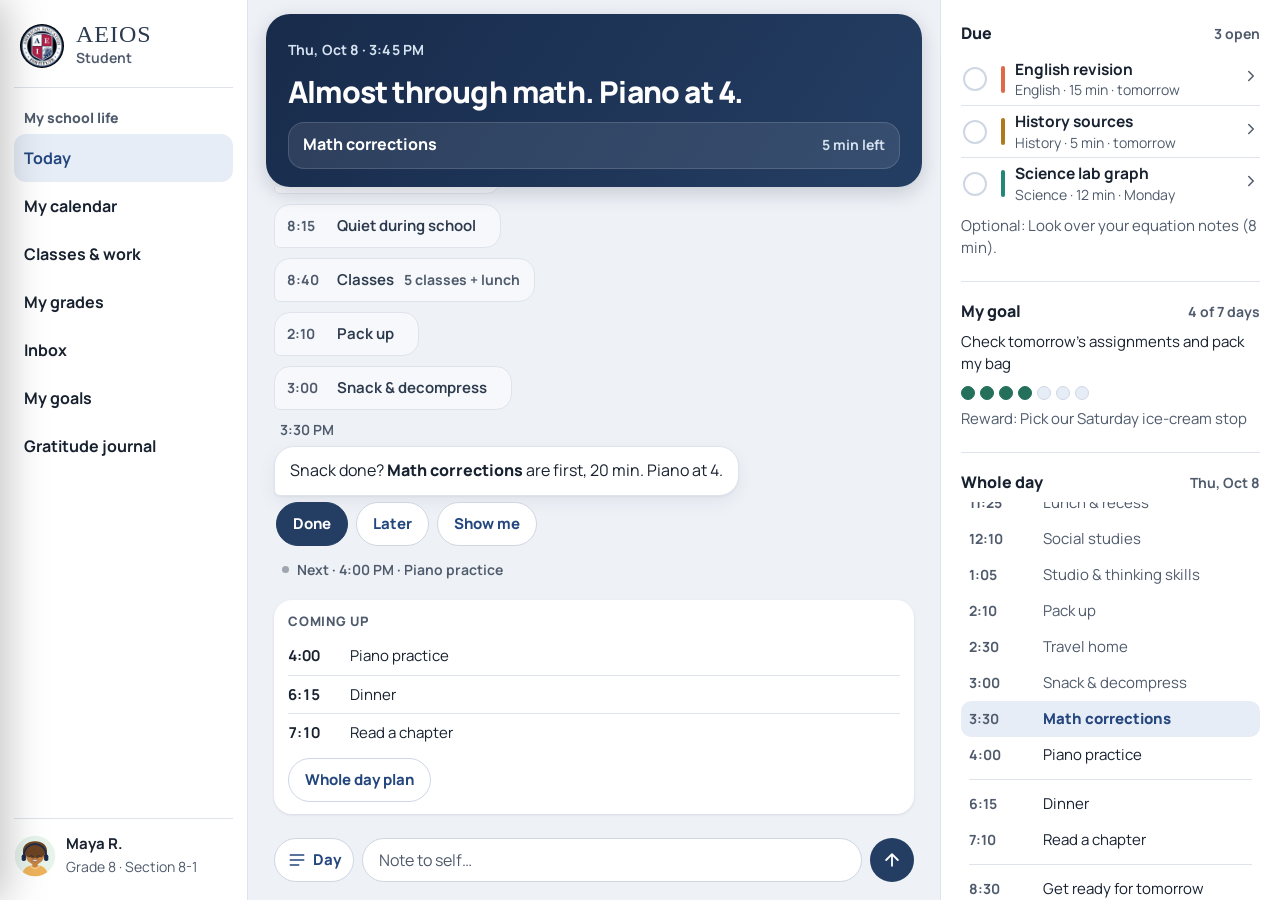
<file: variants/d-chat/index.html>
<!doctype html>
<html lang="en">
<head>
<meta charset="utf-8">
<meta name="viewport" content="width=device-width,initial-scale=1,viewport-fit=cover">
<title>AEIOS · Today · D (Chat)</title>
<link rel="preconnect" href="https://fonts.googleapis.com"><link rel="preconnect" href="https://fonts.gstatic.com" crossorigin>
<link href="https://fonts.googleapis.com/css2?family=Manrope:wght@400..800&display=swap" rel="stylesheet">
<style>
/* AEIOS · Today · Variant D "Chat". Brand tokens from aeios2027.netlify.app (Manrope, navy). Sample data only. */
:root{
 --bg:#eef1f6;--card:#fff;--ink:#17212f;--ink2:#2b3a4d;--muted:#4f5b6c;--line:#dfe4ec;--line2:#cfd7e4;
 --soft:#e7edf7;--soft-ink:#24467e;--link:#2f55b4;
 --navy1:#182b4b;--navy2:#243e63;--on-navy:#fff;--on-navy2:#d6e3f0;
 --me:#243e63;--me-ink:#fff;--ok:#24705b;--ok-wash:#e4f3ec;--bar:#8fd6bd;
 --eng:#DE6A48;--his:#AE791F;--sci:#248674;--math:#6250D8;
 --sh:0 1px 2px rgba(23,40,68,.05),0 6px 18px rgba(23,40,68,.06);
 --focus:#5b8be0;
}
body.night{
 --bg:#0c1524;--card:#16223a;--ink:#edf2f9;--ink2:#d8e1ee;--muted:#a9b7cb;--line:#24324c;--line2:#33456a;
 --soft:#1f2e4b;--soft-ink:#cfe0f7;--link:#9dbcf2;
 --navy1:#101d33;--navy2:#172a49;
 --me:#3c5f97;--ok:#7fd1b2;--ok-wash:#163a33;
 --sh:0 1px 2px rgba(0,0,0,.3);
}
*{box-sizing:border-box;margin:0;padding:0}
html,body{height:100%}
body{font-family:Manrope,system-ui,-apple-system,sans-serif;background:var(--bg);color:var(--ink);font-size:16px;line-height:1.45;-webkit-font-smoothing:antialiased;overflow:hidden;transition:background .4s}
button,input,textarea{font:inherit;color:inherit}
button{background:none;border:0;cursor:pointer;text-align:left;-webkit-tap-highlight-color:transparent}
:focus-visible{outline:3px solid var(--focus);outline-offset:2px;border-radius:12px}
svg{flex:none}
.sr{position:absolute;width:1px;height:1px;overflow:hidden;clip:rect(0 0 0 0)}

.app{display:grid;grid-template-columns:minmax(0,1fr);height:100vh;height:100dvh}
.rail,.side{display:none}
.main{display:flex;flex-direction:column;height:100vh;height:100dvh;min-width:0;position:relative}

/* pinned header */
.top{flex:none;background:linear-gradient(125deg,var(--navy1),var(--navy2));color:var(--on-navy);padding:12px 16px 14px;border-radius:0 0 22px 22px;box-shadow:0 6px 20px rgba(16,29,51,.18);position:relative;z-index:3}
body.night .top{box-shadow:0 1px 0 var(--line)}
.top-row{display:flex;align-items:center;gap:10px;min-height:44px}
.top-row .when{font-size:14px;font-weight:700;color:var(--on-navy2);letter-spacing:.1px}
.top-row .sp{flex:1}
.ibtn{width:44px;height:44px;border-radius:50%;display:grid;place-items:center;color:var(--on-navy)}
.ibtn:hover{background:rgba(255,255,255,.1)}
.av{width:44px;height:44px;border-radius:50%;overflow:hidden;display:block;border:2px solid rgba(255,255,255,.25)}
.av img{width:100%;height:100%;display:block}
.hl{font-size:23px;line-height:1.2;font-weight:800;letter-spacing:-.5px;margin:2px 0 12px;text-wrap:balance}
.now{display:block;width:100%;background:rgba(255,255,255,.09);border:1px solid rgba(255,255,255,.14);border-radius:16px;padding:10px 14px 12px;color:var(--on-navy);min-height:44px}
.now:hover{background:rgba(255,255,255,.13)}
.now-l{display:flex;align-items:baseline;gap:10px}
.now-l b{font-size:16px;font-weight:750;flex:1;min-width:0;white-space:nowrap;overflow:hidden;text-overflow:ellipsis}
.now-l span{font-size:14px;font-weight:700;color:var(--on-navy2);white-space:nowrap}
.now .bar{height:6px;border-radius:9px;background:rgba(255,255,255,.18);margin-top:8px;overflow:hidden}
.now .bar i{display:block;height:100%;background:var(--bar);border-radius:9px;transition:width .5s}

/* feed */
.feed{flex:1;overflow-y:auto;overscroll-behavior:contain;padding:8px 14px 18px;scroll-behavior:auto}
.feed-in{max-width:640px;margin:0 auto;display:flex;flex-direction:column;gap:10px;min-height:100%;justify-content:flex-start}
.upn{margin-top:6px;background:#fff;border-radius:18px;padding:12px 14px;box-shadow:0 1px 3px rgba(20,30,60,.1)}
.upn h4{font-size:13px;font-weight:800;letter-spacing:.06em;text-transform:uppercase;color:var(--muted);margin:0 0 6px}
.upn .ur{display:flex;gap:10px;align-items:center;padding:8px 0;border-top:1px solid var(--line,#e5e8f0);font-size:15px}.upn .ur:first-of-type{border-top:0}
.upn .ur b{width:52px;font-variant-numeric:tabular-nums}.upn .ur span{flex:1}
.qk{display:grid;grid-template-columns:repeat(2,1fr);gap:8px;margin-top:4px}
.qk button{min-height:48px;border-radius:14px;background:#fff;box-shadow:0 1px 3px rgba(20,30,60,.1);font-weight:750;font-size:15px;text-align:left;padding:0 12px}
.day{align-self:center;font-size:14px;font-weight:700;color:var(--muted);padding:10px 0 2px}
.sys{align-self:center;text-align:center;font-size:14px;color:var(--muted);max-width:300px;padding:2px 8px}

.msg{max-width:88%;align-self:flex-start;display:flex;flex-direction:column;gap:6px}
.msg.wide{max-width:100%}
.msg.enter{animation:rise .35s ease both}
@keyframes rise{from{opacity:0;transform:translateY(10px)}to{opacity:1;transform:none}}
.meta{font-size:14px;font-weight:650;color:var(--muted);padding-left:6px;display:flex;gap:8px;align-items:center}
.meta .dot{width:9px;height:9px;border-radius:50%}
.bub{background:var(--card);border:1px solid var(--line);border-radius:20px 20px 20px 6px;padding:12px 15px;box-shadow:var(--sh);font-size:16px}
.bub p+p,.bub p+div,.bub div+p{margin-top:8px}
.bub .sub{color:var(--muted);font-size:15px}
.bub b{font-weight:780}
.chips{display:flex;flex-wrap:wrap;gap:8px;padding-left:2px}
.chip{min-height:44px;padding:0 16px;border-radius:999px;border:1.5px solid var(--line2);background:var(--card);font-size:15px;font-weight:750;color:var(--soft-ink);display:inline-flex;align-items:center;gap:6px;transition:transform .12s,background .15s}
.chip:hover{background:var(--soft)}
.chip:active{transform:scale(.96)}
.chip.pri{background:var(--me);border-color:var(--me);color:#fff}
.chip.on{background:var(--soft);border-color:var(--soft-ink)}

/* her replies */
.me{align-self:flex-end;display:flex;align-items:center;gap:4px;max-width:85%}
.me .mb{background:var(--me);color:var(--me-ink);border-radius:20px 20px 6px 20px;padding:9px 15px;font-weight:700;font-size:15px}
.me .undo{min-height:44px;min-width:44px;padding:0 10px;font-size:14px;font-weight:700;color:var(--link);border-radius:12px}
.me.mynote .mb{font-weight:600}
.me .nck{width:44px;height:44px;display:grid;place-items:center;border-radius:50%}
.me .nck span{width:24px;height:24px;border-radius:50%;border:2px solid var(--muted);display:grid;place-items:center}
.me .nck.on span{background:var(--ok);border-color:var(--ok);color:#fff}
.me.mynote.done .mb{opacity:.7;text-decoration:line-through}
.receipt{align-self:flex-end;font-size:14px;color:var(--muted);padding-right:8px;margin-top:-4px}

/* compact (past) rows */
.row{align-self:flex-start;max-width:100%;display:flex;align-items:center;gap:10px;min-height:44px;padding:4px 14px 4px 12px;border-radius:16px 16px 16px 6px;color:var(--muted);font-size:15px;background:rgba(255,255,255,.55);border:1px solid var(--line)}
body.night .row{background:rgba(255,255,255,.035)}
.row:hover{background:var(--card)}
.row .t{font-weight:700;font-size:14px;min-width:40px}
.row .n{flex:1;min-width:0;color:var(--ink2);font-weight:650;white-space:nowrap;overflow:hidden;text-overflow:ellipsis}
.row .st{font-size:14px;font-weight:700;white-space:nowrap}
.row .st.ok{color:var(--ok)}
.row .dot{width:8px;height:8px;border-radius:50%;flex:none}
.qd{min-width:44px;min-height:44px;border-radius:50%;display:grid;place-items:center;color:var(--muted)}
.qd span{width:24px;height:24px;border-radius:50%;border:2px solid var(--line2);display:block}
.qd:hover span{border-color:var(--ok)}
.rowwrap{display:flex;align-items:center;align-self:flex-start;max-width:100%;gap:2px}

/* toggles (inline checklists) */
.togs{display:flex;flex-wrap:wrap;gap:8px;margin-top:10px}
.tog{min-height:44px;padding:0 14px 0 10px;border-radius:999px;border:1.5px solid var(--line2);background:var(--card);display:inline-flex;align-items:center;gap:8px;font-size:15px;font-weight:650;color:var(--ink2)}
.tog .bx{width:22px;height:22px;border-radius:50%;border:2px solid var(--line2);display:grid;place-items:center;flex:none;transition:background .15s,border-color .15s}
.tog .bx svg{opacity:0;stroke:#fff;stroke-width:3;fill:none;width:14px;height:14px}
.tog.on{background:var(--ok-wash);border-color:transparent;color:var(--ink)}
.tog.on .bx{background:var(--ok);border-color:var(--ok)}
.tog.on .bx svg{opacity:1}
body.night .tog.on .bx svg{stroke:#0c1524}
.tog.pop .bx{animation:pop .3s ease}
@keyframes pop{50%{transform:scale(1.25)}}
.meter{height:6px;border-radius:9px;background:var(--soft);margin-top:10px;overflow:hidden}
.meter i{display:block;height:100%;background:var(--ok);border-radius:9px;transition:width .3s}

/* task rows inside a bubble */
.tasks{margin-top:8px;display:flex;flex-direction:column}
.task{display:flex;align-items:center;gap:4px;border-top:1px solid var(--line);min-height:52px}
.task:first-child{border-top:0}
.task .ck{width:44px;height:44px;display:grid;place-items:center;flex:none;margin-left:-8px}
.task .ck span{width:24px;height:24px;border-radius:50%;border:2px solid var(--line2);display:grid;place-items:center}
.task .ck svg{opacity:0;stroke:#fff;stroke-width:3;fill:none;width:14px;height:14px}
.task.done .ck span{background:var(--ok);border-color:var(--ok)}
.task.done .ck svg{opacity:1}
.task .go{flex:1;min-height:44px;display:flex;align-items:center;gap:10px;padding:4px 0}
.task .go .tx{flex:1;min-width:0}
.task .go .tt{display:block;font-weight:700;font-size:15.5px}
.task .go .tm{display:block;font-size:14px;color:var(--muted)}
.task.done .tt{text-decoration:line-through;color:var(--muted)}
.task .sw{width:4px;align-self:stretch;border-radius:4px;margin:8px 0}

.show{margin-top:10px;padding-top:10px;border-top:1px dashed var(--line2);font-size:15px}
.show .li{display:flex;gap:10px;padding:3px 0}
.show .li .t{min-width:70px;color:var(--muted);font-weight:700;font-size:14px}
.show .li.cur{font-weight:800}
.show .li.past{color:var(--muted)}

.teaser-in{display:flex;gap:8px;margin-top:10px}
.field{flex:1;min-width:0;min-height:44px;border:1.5px solid var(--line2);border-radius:14px;padding:0 14px;background:var(--bg);font-size:16px}
.fb{margin-top:8px;font-size:15px;font-weight:700}
.fb.ok{color:var(--ok)}
.fb.no{color:var(--muted)}
.goalrow{display:flex;align-items:center;gap:10px;margin-top:12px;font-size:15px;color:var(--muted);font-weight:650}
.dots{display:flex;gap:5px}
.dots i{width:14px;height:14px;border-radius:50%;background:var(--soft);border:1.5px solid var(--line2)}
.dots i.on{background:var(--ok);border-color:var(--ok)}
.dots i.new{box-shadow:0 0 0 3px rgba(127,209,178,.45)}

.next{align-self:flex-start;display:flex;align-items:center;gap:8px;font-size:14px;color:var(--muted);font-weight:650;padding:4px 8px}
.next i{width:7px;height:7px;border-radius:50%;background:var(--muted);opacity:.5}
.night-card{align-self:stretch;margin-top:6px;border-radius:22px;padding:18px;background:var(--card);border:1px solid var(--line);text-align:center}
.night-card .big{font-size:20px;font-weight:800}
.night-card .rec{display:flex;justify-content:center;flex-wrap:wrap;gap:8px;margin-top:12px}
.night-card .rec span{background:var(--soft);color:var(--soft-ink);border-radius:999px;padding:6px 12px;font-size:14px;font-weight:700}

/* composer */
.compose{flex:none;display:flex;gap:8px;align-items:center;padding:8px 12px calc(10px + env(safe-area-inset-bottom));background:var(--bg);border-top:1px solid var(--line)}
.compose-in{max-width:640px;margin:0 auto;display:flex;gap:8px;width:100%;align-items:center}
.cbtn{min-width:44px;height:44px;border-radius:999px;display:inline-flex;align-items:center;justify-content:center;gap:6px;padding:0 12px;background:var(--card);border:1.5px solid var(--line2);font-weight:750;font-size:15px;color:var(--soft-ink)}
.cfield{flex:1;min-width:0;height:44px;border-radius:999px;border:1.5px solid var(--line2);background:var(--card);padding:0 16px;font-size:16px}
.cfield::placeholder{color:var(--muted)}
.send{width:44px;height:44px;border-radius:50%;background:var(--me);color:#fff;display:grid;place-items:center}
.jump{position:absolute;right:16px;bottom:78px;z-index:4;min-height:44px;padding:0 14px;border-radius:999px;background:var(--card);border:1px solid var(--line2);box-shadow:var(--sh);font-weight:750;font-size:14px;color:var(--soft-ink);display:none;align-items:center;gap:6px}
.jump.show{display:inline-flex}

/* toast */
.toast{position:fixed;left:50%;bottom:86px;transform:translateX(-50%);z-index:30;background:#17212f;color:#fff;border-radius:16px;padding:4px 6px 4px 16px;display:none;align-items:center;gap:8px;font-size:15px;font-weight:650;box-shadow:0 10px 30px rgba(0,0,0,.25);max-width:92vw}
body.night .toast{background:#edf2f9;color:#0c1524}
.toast.show{display:flex}
.toast button{min-height:44px;padding:0 12px;font-weight:800;color:#a9c6ff;border-radius:12px}
body.night .toast button{color:#24467e}

/* sheet */
.scrim{position:fixed;inset:0;background:rgba(10,18,32,.45);z-index:20;display:none}
.sheet{position:fixed;left:0;right:0;bottom:0;z-index:21;background:var(--card);border-radius:24px 24px 0 0;max-height:86vh;overflow:auto;padding:8px 18px 24px;display:none;color:var(--ink)}
body.open .scrim,body.open .sheet{display:block}
.sh-hd{display:flex;align-items:center;gap:8px;padding:6px 0 8px;position:sticky;top:-8px;background:var(--card)}
.sh-hd h2{flex:1;font-size:20px;font-weight:800;letter-spacing:-.3px}
.sh-x{width:44px;height:44px;border-radius:50%;display:grid;place-items:center;background:var(--soft);color:var(--soft-ink)}
.sh-sec{font-size:14px;font-weight:800;color:var(--muted);margin:16px 0 6px;letter-spacing:.2px}
.sh-meta{font-size:15px;color:var(--muted)}
.sh p{margin-top:8px}
.sh .step{display:flex;align-items:center;gap:10px;min-height:48px;width:100%;border-top:1px solid var(--line);font-size:15.5px}
.sh .step .bx{width:24px;height:24px;border-radius:50%;border:2px solid var(--line2);display:grid;place-items:center;flex:none}
.sh .step .bx svg{opacity:0;stroke:#fff;stroke-width:3;fill:none;width:14px;height:14px}
.sh .step.on .bx{background:var(--ok);border-color:var(--ok)}.sh .step.on .bx svg{opacity:1}
.sh .step.on .tx{color:var(--muted);text-decoration:line-through}
.note{margin-top:12px;background:var(--soft);color:var(--ink2);border-radius:14px;padding:10px 14px;font-size:15px}
.btns{display:flex;gap:10px;margin-top:16px;flex-wrap:wrap}
.btn{min-height:48px;padding:0 20px;border-radius:999px;font-weight:800;font-size:16px;background:var(--soft);color:var(--soft-ink)}
.btn.pri{background:var(--me);color:#fff}
.nav-list button{display:flex;align-items:center;gap:12px;width:100%;min-height:48px;padding:0 10px;border-radius:12px;font-weight:700;font-size:16px}
.nav-list button:hover{background:var(--soft)}
.nav-list button.active{background:var(--soft);color:var(--soft-ink)}

/* side panel bits (shared with sheets) */
.agenda .a{display:flex;gap:10px;align-items:center;min-height:36px;font-size:15px;padding:2px 8px;border-radius:10px}
.agenda .a .t{min-width:64px;font-size:14px;font-weight:700;color:var(--muted)}
.agenda .a .n{flex:1}
.agenda .a.past{color:var(--muted)}
.agenda .a.past .n{text-decoration:none}
.agenda .a.cur{background:var(--soft);color:var(--soft-ink);font-weight:800}
.agenda .a .ok{color:var(--ok);font-weight:800;font-size:14px}
.agenda .gap{height:1px;background:var(--line);margin:6px 8px}
.duel{display:flex;flex-direction:column}

@media (min-width:1024px){
 .app{grid-template-columns:248px minmax(0,1fr) 340px}
 .rail{display:flex;flex-direction:column;background:var(--card);border-right:1px solid var(--line);padding:22px 14px}
 .side{display:block;overflow:auto;background:var(--card);border-left:1px solid var(--line);padding:22px 20px}
 .brand{display:flex;align-items:center;gap:12px;padding:0 6px 18px;border-bottom:1px solid var(--line)}
 .brand img{width:44px;height:44px;border-radius:50%}
 .brand b{font-family:Georgia,serif;font-size:24px;font-weight:400;letter-spacing:1px;color:var(--ink2);display:block;line-height:1}
 .brand small{font-size:14px;color:var(--muted);font-weight:650}
 .rail .lbl{font-size:14px;font-weight:800;color:var(--muted);margin:20px 10px 6px}
 .rail .foot{margin-top:auto;display:flex;gap:10px;align-items:center;border-top:1px solid var(--line);padding-top:14px}
 .rail .foot img{width:42px;height:42px;border-radius:50%}
 .rail .foot b{display:block;font-size:15px}.rail .foot span{font-size:14px;color:var(--muted)}
 .top{margin:14px 18px 0;border-radius:24px;padding:14px 22px 18px}
 .top .menu{display:none}
 .hl{font-size:30px;letter-spacing:-.8px}
 .feed{padding:10px 24px 18px}
 .compose{border-top:0;padding:6px 24px 18px}
 .jump{bottom:90px;right:36px}
 .side h3{font-size:16px;font-weight:800;margin:0 0 8px;display:flex;justify-content:space-between;align-items:baseline}
 .side h3 span{font-size:14px;color:var(--muted);font-weight:700}
 .side .agenda{max-height:calc(100vh - 470px);min-height:200px;overflow:auto;position:relative}
 .side section+section{margin-top:22px;padding-top:18px;border-top:1px solid var(--line)}
 .sheet{left:50%;right:auto;bottom:auto;top:50%;transform:translate(-50%,-50%);width:520px;border-radius:24px;max-height:84vh;padding:10px 24px 26px}
 .toast{bottom:96px}
 .msg{max-width:78%}
}
@media (prefers-reduced-motion:reduce){
 *,*::before,*::after{animation:none!important;transition:none!important;scroll-behavior:auto!important}
}
</style>
</head>
<body class="adw-notab">
<div class="app" id="app">
 <nav class="rail" aria-label="Main">
  <div class="brand"><img src="assets/crest.jpg" alt=""><div><b>AEIOS</b><small>Student</small></div></div>
  <div class="lbl">My school life</div>
  <div class="nav-list" id="railnav"></div>
  <div class="foot"><img src="assets/avatar.svg" alt=""><div><b>Maya R.</b><span>Grade 8 · Section 8-1</span></div></div>
 </nav>
 <div class="main">
  <header class="top" id="top"></header>
  <main class="feed" id="feed" aria-label="Today, as a thread"><div class="feed-in" id="feedin"></div></main>
  <button class="jump" id="jump" data-act="jump">Latest <svg width="16" height="16" viewBox="0 0 24 24" fill="none" stroke="currentColor" stroke-width="2.2" stroke-linecap="round" aria-hidden="true"><path d="M6 9l6 6 6-6"/></svg></button>
  <form class="compose" id="compose" autocomplete="off"><div class="compose-in">
   <button type="button" class="cbtn" data-act="day" aria-label="Whole day and to-dos"><svg width="20" height="20" viewBox="0 0 24 24" fill="none" stroke="currentColor" stroke-width="2" stroke-linecap="round" stroke-linejoin="round" aria-hidden="true"><path d="M4 6h16M4 12h16M4 18h10"/></svg><span>Day</span></button>
   <label class="sr" for="cf">Note to self</label>
   <input class="cfield" id="cf" placeholder="Note to self…" maxlength="120" enterkeyhint="send">
   <button class="send" type="submit" aria-label="Add note"><svg width="20" height="20" viewBox="0 0 24 24" fill="none" stroke="currentColor" stroke-width="2.2" stroke-linecap="round" stroke-linejoin="round" aria-hidden="true"><path d="M12 19V5M5 12l7-7 7 7"/></svg></button>
  </div></form>
 </div>
 <aside class="side" id="side" aria-label="Today at a glance"></aside>
</div>
<div class="scrim" data-act="close"></div>
<div class="sheet sh" id="sheet" role="dialog" aria-modal="true" aria-labelledby="shT"></div>
<div class="toast" id="toast" role="status" aria-live="polite"></div>
<script>
(function(){
'use strict';
/* ---------- Demo data: from aeios2027.netlify.app (Maya R., Grade 8), via the compromise mockup data model. Due dates set around Thu Oct 8 2026. ---------- */
var SUBJ={ela:{name:'English',color:'#DE6A48',teacher:'Mr. Okafor'},history:{name:'History',color:'#AE791F',teacher:'Ms. Adler'},science:{name:'Science',color:'#248674',teacher:'Dr. Chen'},math:{name:'Math',color:'#6250D8',teacher:'Ms. Rivera'}};
var TASKS=[
 {id:'ela-revise',title:'Finish your argument revision',short:'English revision',subject:'ela',due:'Due tomorrow',soon:true,minutes:15,required:true,steps:['Read the feedback on paragraph 3.','Add one quotation that supports your claim.','Write a sentence explaining the connection.'],detail:'Revise the school-library proposal you wrote in English. Submit your paragraph and the feedback you used.',flex:'You can type or handwrite the revision. The required evidence stays the same.'},
 {id:'history-sources',title:'Get your sources ready',short:'History sources',subject:'history',due:'Due tomorrow',soon:true,minutes:5,required:true,steps:['Put both Reconstruction sources in your folder.','Underline each author\u2019s main claim.'],detail:'Bring both classroom source sheets for tomorrow\u2019s comparison. This is preparation, not a graded assessment.',flex:'Paper or digital copies are fine.'},
 {id:'science-lab',title:'Explain your lab graph',short:'Science lab graph',subject:'science',due:'Due Monday',minutes:12,required:true,steps:['Look at the force-and-motion graph.','Describe one pattern using values from the table.','Write your explanation and one limitation.'],detail:'Use the cart investigation from science. Keep your measurements, graph, and explanation together.',flex:'You may split the write-up across two days. School must approve a later deadline.'},
 {id:'math-review',title:'Look over your equation notes',short:'Equation notes',subject:'math',due:'Optional',minutes:8,required:false,steps:['Choose an example from your class notes.','Write down any question for Ms. Rivera.'],detail:'Optional review before Friday\u2019s classroom check. The app does not assess your answers.',flex:'Optional. You can move this to tomorrow or skip it.'}
];
var LISTS={
 school:{title:'Ready for school',items:['Notes & classwork','History sources','Pencil case & device','Water bottle','Lunch plan','Basketball bag'],full:['Equation notes & classwork','History sources','Pencil case & charged device','Water bottle','Lunch or school-lunch plan','Basketball bag'],start:{0:true,2:true}},
 night:{title:'Ready for tomorrow',items:['Check tomorrow\u2019s classes','Pack your bag','Set out clothes','Charge your device','Brush teeth','Screens away & read'],start:{}}
};
var DAY=[[405,425,'Wake up & wash'],[425,460,'Breakfast & get ready'],[465,495,'Travel to school'],
 [495,520,'Advisory',{detail:'Check your day. Ask for what you need.'}],[520,575,'Math',{subject:'math',detail:'Bring your equation notes.'}],[575,630,'English',{subject:'ela',detail:'Partner feedback on your argument.'}],[630,685,'Science',{subject:'science',detail:'Use the force-and-motion lab table.'}],[685,730,'Lunch & recess',{detail:'A real break.'}],[730,785,'Social studies',{subject:'history',detail:'Compare two Reconstruction accounts.'}],[785,850,'Studio & thinking skills',{detail:'Make a plan that actually fits.'}],[850,870,'Pack up',{detail:'Check materials for tomorrow.'}],
 [870,900,'Travel home'],[900,920,'Snack & decompress'],[930,950,'Math corrections',{msg:'math'}],[960,985,'Piano practice',{msg:'piano'}],
 [1095,1125,'Dinner'],[1150,1170,'Read a chapter',{msg:'read'}],[1230,1260,'Get ready for tomorrow',{msg:'night'}],[1260,1290,'Reading & quiet time'],[1290,1305,'Lights out']];
DAY=DAY.map(function(d){var o={s:d[0],e:d[1],n:d[2]};var x=d[3]||{};for(var k in x)o[k]=x[k];return o;});
var GOAL={title:'Check tomorrow\u2019s assignments and pack my bag',done:4,target:7,reward:'Pick our Saturday ice-cream stop',helper:'Dad'};
var TEASER={q:'I think of a number, double it, and add 9. The result is 51. What was my number?',a:'21',hints:['Undo the steps in the opposite order.','First subtract the amount added, then divide by two.'],ex:'51 \u2212 9 = 42, and 42 \u00f7 2 = 21.'};

/* ---------- helpers ---------- */
var $=function(id){return document.getElementById(id);};
var TICK='<svg viewBox="0 0 24 24" aria-hidden="true"><path d="M5 12.5l4.5 4.5L19 7.5"/></svg>';
var IC={menu:'M4 7h16M4 12h16M4 17h16',x:'M6 6l12 12M18 6L6 18',right:'M9 6l6 6-6 6',check:'M5 12l4 4L19 6'};
function svg(n,s){return '<svg width="'+(s||20)+'" height="'+(s||20)+'" viewBox="0 0 24 24" fill="none" stroke="currentColor" stroke-width="2" stroke-linecap="round" stroke-linejoin="round" aria-hidden="true"><path d="'+IC[n]+'"/></svg>';}
function esc(s){return String(s).replace(/[&<>"]/g,function(c){return {'&':'&amp;','<':'&lt;','>':'&gt;','"':'&quot;'}[c];});}
function clock(m){var h=Math.floor(m/60),mm=m%60,ap=h>=12?'PM':'AM';h=h%12||12;return h+':'+(mm<10?'0':'')+mm+' '+ap;}
function hm(m){var h=Math.floor(m/60)%12||12,mm=m%60;return h+(mm?':'+(mm<10?'0':'')+mm:'');}
function hmm(m){var h=Math.floor(m/60)%12||12,mm=m%60;return h+':'+(mm<10?'0':'')+mm;}
function dur(n){return n<60?n+' min':Math.floor(n/60)+' hr'+(n%60?' '+n%60+' min':'');}
function plural(n,w){return n+' '+w+(n===1?'':(/s$/.test(w)?'es':'s'));}
function rm(){return matchMedia('(prefers-reduced-motion: reduce)').matches;}

/* ---------- demo time ---------- */
function parseT(s){var m=/(\d{1,2}):?(\d{2})/.exec(s||'');if(!m)return null;var h=+m[1],mi=+m[2];if(h>23||mi>59)return null;return h*60+mi;}
function hashT(){var m=/t=([0-9:]+)/.exec(location.hash);return m?parseT(m[1]):null;}
var T=hashT();if(T==null)T=945;

/* ---------- state ---------- */
var KEY='aeios-d-chat-v1';
function fresh(){return {r:{},checks:{school:JSON.parse(JSON.stringify(LISTS.school.start)),night:{}},done:{},steps:{},notes:[],teaser:{solved:false,hints:0,tries:0},journal:[]};}
var S;try{S=JSON.parse(localStorage.getItem(KEY))||fresh();}catch(e){S=fresh();}
function save(){try{localStorage.setItem(KEY,JSON.stringify(S));}catch(e){}}
var UI={open:{},show:{},seen:null};
function cnt(l){var c=S.checks[l],n=0;for(var k in c)if(c[k])n++;return n;}
function task(id){return TASKS.filter(function(t){return t.id===id;})[0];}
function soonOpen(){return TASKS.filter(function(t){return t.soon&&!S.done[t.id];});}
function openReq(){return TASKS.filter(function(t){return t.required&&!S.done[t.id];});}
function mins(list){return list.reduce(function(a,t){return a+t.minutes;},0);}
function curItem(){for(var i=0;i<DAY.length;i++)if(DAY[i].s<=T&&T<DAY[i].e)return DAY[i];return null;}
function nextItem(){for(var i=0;i<DAY.length;i++)if(DAY[i].s>T)return DAY[i];return null;}
function prevItem(){var p=null;DAY.forEach(function(d){if(d.e<=T)p=d;});return p;}
function itemDone(d){if(!d||!d.msg)return false;var r=S.r[d.msg]||S.r[d.msg+'@later'];if(d.msg==='night')return cnt('night')===6;return !!(r&&(r.a==='done'));}
function upNext(){var up=DAY.filter(function(d){return d.s>T;}).slice(0,3),h='';
 if(up.length){h+='<div class="upn"><h4>Coming up</h4>';up.forEach(function(d){h+='<div class="ur"><b>'+clock(d.s).replace(/ [AP]M/,'')+'</b><span>'+esc(d.n)+'</span></div>';});h+='<button class="chip" style="margin-top:6px" data-act="day">Whole day plan</button></div>';}
 return h;}
function upTop(){var h='';
 var o=openReq();if(o.length){h+='<div class="upn"><h4>To-dos \u00b7 '+o.length+' open</h4>'+taskRows(o)+'</div>';}
 h+='<div class="upn"><h4>Also here</h4><div class="qk"><button data-act="dw" data-k="lists">\u2611 Checklists</button><button data-act="dw" data-k="teaser">\ud83e\udde9 Brain teaser</button><button data-act="dw" data-k="chess">\u265e Chess</button><button data-act="dw" data-k="courses">\ud83c\udf93 Crash courses</button><button data-act="dw" data-k="msg">\u2709 Messages</button><button data-act="dw" data-k="journal">\u270e Journal</button></div></div>';
 return h;}
function joinNames(a){return a.length<2?a.join(''):a.slice(0,-1).join(', ')+' and '+a[a.length-1];}

/* ---------- messages (the day as a thread) ---------- */
function classMsg(d){var s=d.subject?SUBJ[d.subject]:null;
 return {id:'c'+d.s,t:d.s,until:d.e,kind:'class',short:d.n+(s?' \u00b7 '+s.teacher:''),color:s?s.color:null,
  text:function(){return '<b>'+esc(d.n)+'</b>'+(s?' w/ '+s.teacher:'')+' till '+hmm(d.e)+'.';},
  sub:d.detail,chips:s?[['show','Show me']]:[],
  show:function(){var h='<div class="li"><span class="t">In class</span><span>'+esc(d.detail)+'</span></div>';
   if(s){var t=TASKS.filter(function(x){return x.subject===d.subject;})[0];if(t)h+='<div class="li"><span class="t">Your work</span><span>'+esc(t.title)+' \u00b7 '+t.due+(S.done[t.id]?' \u00b7 done':'')+'</span></div>';}
   return h;}};}
function agendaRange(a,b){var h='';DAY.forEach(function(d){if(d.s>=a&&d.s<b){var c=d.s<=T&&T<d.e?'cur':d.e<=T?'past':'';h+='<div class="li '+c+'"><span class="t">'+hmm(d.s)+'</span><span>'+esc(d.n)+'</span></div>';}});return h;}
function taskRows(list){return '<div class="tasks">'+list.map(function(t){var s=SUBJ[t.subject],dn=!!S.done[t.id];
 return '<div class="task'+(dn?' done':'')+'"><button class="ck" data-act="tdone" data-id="'+t.id+'" role="checkbox" aria-checked="'+dn+'" aria-label="Mark '+esc(t.short)+' done"><span>'+TICK+'</span></button><button class="go" data-act="task" data-id="'+t.id+'"><span class="sw" style="background:'+s.color+'"></span><span class="tx"><span class="tt">'+esc(t.short)+'</span><span class="tm">'+s.name+' \u00b7 '+t.minutes+' min \u00b7 '+t.due.replace('Due ','')+'</span></span><span style="color:var(--muted)">'+svg('right',18)+'</span></button></div>';}).join('')+'</div>';}
function toggles(l){var L=LISTS[l],h='<div class="togs" role="group" aria-label="'+L.title+'">';L.items.forEach(function(it,i){var on=!!S.checks[l][i];h+='<button class="tog'+(on?' on':'')+'" data-act="ck" data-list="'+l+'" data-i="'+i+'" role="checkbox" aria-checked="'+on+'"><span class="bx">'+TICK+'</span>'+esc(it)+'</button>';});
 return h+'</div><div class="meter" aria-hidden="true"><i style="width:'+(cnt(l)/6*100)+'%"></i></div>';}
function goalDots(extra){var d='',n=GOAL.done+(extra?1:0);for(var i=0;i<GOAL.target;i++)d+='<i class="'+(i<n?'on':'')+(extra&&i===n-1?' new':'')+'"></i>';return '<span class="dots" role="img" aria-label="'+n+' of '+GOAL.target+' days">'+d+'</span>';}

function MSGS(){
 var M=[];
 M.push({id:'wake',t:405,until:425,kind:'act',short:'Wake up',
  text:function(){return 'Morning. Breakfast at 7:05, out the door at 7:45.';},
  chips:[['done','Up'],['show','Show me']],show:function(){return agendaRange(405,500);}});
 M.push({id:'bag',t:425,until:465,kind:'list',list:'school',later:450,short:'Bag check',
  text:function(){var n=cnt('school');return n===6?'Bag\u2019s packed. Nice.':'Breakfast, then a quick bag check. <b>'+n+' of 6</b> packed.';},
  extra:function(){return toggles('school');},
  chips:[['all','All packed'],['later','Later']],status:function(){var n=cnt('school');return n===6?['Packed','ok']:[n+' of 6 packed',''];},auto:function(){return cnt('school')===6;}});
 M.push({id:'leave',t:465,until:495,kind:'info',short:'Leave for school',
  text:function(){var miss=LISTS.school.items.filter(function(_,i){return !S.checks.school[i];});
   return miss.length?'Time to head out. Not in your bag yet: <b>'+esc(joinNames(miss))+'</b>.':'Time to head out. Bag\u2019s packed, Advisory at 8:15.';},
  chips:[['done','On my way']]});
 M.push({id:'school',t:495,until:850,kind:'info',short:'Quiet during school',
  text:function(){return 'School\u2019s on. This thread stays quiet till 2:30.';},
  sub:'Classes show up here as they start. Nothing to do from here during class.',chips:[['show','Show me the classes']],show:function(){return agendaRange(495,870);}});
 DAY.forEach(function(d){if(d.s>=520&&d.s<850&&d.n!=='Lunch & recess')M.push(classMsg(d));});
 M.push({id:'lunch',t:685,until:730,kind:'class',short:'Lunch & recess',text:function(){return '<b>Lunch</b> till 12:10.';},sub:'A real break.',chips:[]});
 M.push({id:'packup',t:850,until:900,kind:'act',short:'Pack up',
  text:function(){var o=soonOpen();return o.length?'Pack up. Due tomorrow: <b>'+esc(joinNames(o.map(function(t){return t.short;})))+'</b>.':'Pack up. Nothing due tomorrow.';},
  chips:[['done','Got it'],['show','Show me']],show:function(){return taskRows(soonOpen().length?soonOpen():openReq());}});
 M.push({id:'home',t:900,until:930,kind:'info',short:'Snack & decompress',text:function(){return 'Home. Snack and decompress, nothing until 3:30.';},chips:[]});
 M.push({id:'math',t:930,until:950,kind:'act',quick:1,later:985,short:'Math corrections',
  text:function(){return 'Snack done? <b>Math corrections</b> are first, 20 min. Piano at 4.';},
  chips:[['done','Done'],['later','Later'],['show','Show me']],
  show:function(){return '<div class="li"><span class="t">3:30</span><span>Math corrections, 20 min</span></div><div class="li"><span class="t">From</span><span>Today\u2019s Math with Ms. Rivera</span></div><div class="li"><span class="t">Then</span><span>Piano practice at 4:00</span></div>';}});
 M.push({id:'piano',t:960,until:985,kind:'act',quick:1,later:1170,short:'Piano practice',
  text:function(){return '<b>Piano</b>, till 4:25. Then you\u2019re free.';},chips:[['done','Done'],['later','Later']]});
 M.push({id:'hw',t:985,until:1230,kind:'tasks',later:1125,short:'Due tomorrow',
  text:function(){var o=soonOpen();
   if(!o.length)return 'Nothing due tomorrow. Free till dinner at 6:15.';
   return (T<1095?'Free till dinner at 6:15. ':'')+'Due tomorrow, about '+mins(o)+' min total:';},
  extra:function(){var o=soonOpen(),all=TASKS.filter(function(t){return t.soon;});var h=taskRows(all);
   var sci=task('science-lab');if(!S.done[sci.id])h+='<p class="sub">Also on your list: Science lab graph, due Monday.</p>';return h;},
  chips:function(){var o=soonOpen();return o.length?[['task:'+o[0].id,'Start '+o[0].short.split(' ')[0]],['later','After dinner'],['both',o.length>1?'Did both':'Did it']]:[['day','See everything']];},
  status:function(){var o=soonOpen();return o.length?[o.length+' left','']:['All done','ok'];},auto:function(){return soonOpen().length===0;}});
 M.push({id:'dinner',t:1095,until:1125,kind:'info',short:'Dinner',text:function(){return '<b>Dinner</b>, till 6:45.';},chips:[]});
 M.push({id:'read',t:1150,until:1170,kind:'act',quick:1,later:1260,short:'Read a chapter',
  text:function(){return '<b>Read a chapter</b>, 20 min.';},chips:[['done','Done'],['later','Later'],['skip','Not today']]});
 M.push({id:'teaser',t:1175,until:1230,kind:'teaser',short:'Brain teaser',
  text:function(){return 'Got a minute? Today\u2019s teaser: '+esc(TEASER.q);},
  extra:function(){var Z=S.teaser;if(Z.solved)return '<p class="fb ok">'+TEASER.a+'. Correct. '+esc(TEASER.ex)+'</p>';
   var h='<div class="teaser-in"><label class="sr" for="ans">Your answer</label><input class="field" id="ans" inputmode="numeric" placeholder="Your answer"><button class="chip pri" data-act="answer">Check</button></div><div class="fb no" id="fb" aria-live="polite"></div>';
   for(var i=0;i<Z.hints;i++)h+='<p class="sub">Hint: '+esc(TEASER.hints[i])+'</p>';return h;},
  chips:function(){return S.teaser.solved?[]:(S.teaser.hints<2?[['hint','Hint'],['skip','Not now']]:[['skip','Not now']]);},
  status:function(){return S.teaser.solved?['Solved','ok']:['',''];},auto:function(){return S.teaser.solved;}});
 M.push({id:'night',t:1230,until:1290,kind:'list',list:'night',short:'Ready for tomorrow',
  text:function(){var n=cnt('night');return n===6?'All set for Friday.':'Get set for Friday. <b>'+n+' of 6</b>.';},
  extra:function(){var h=toggles('night');h+='<div class="goalrow">'+goalDots(cnt('night')===6)+'<span>Counts toward your goal</span></div>';
   if(cnt('night')===6)h+='<p style="margin-top:10px"><b>'+(GOAL.done+1)+' of 7 days.</b> Two more and you pick Saturday\u2019s ice-cream stop.</p>';
   var o=soonOpen();if(o.length)h+='<p class="sub">Still open: '+esc(joinNames(o.map(function(t){return t.short;})))+'.</p>';return h;},
  chips:[['all','All done'],['goal','My goal']],status:function(){var n=cnt('night');return n===6?['All set','ok']:[n+' of 6',''];},auto:function(){return false;}});
 M.push({id:'quiet',t:1260,until:1305,kind:'journal',short:'Quiet time',
  text:function(){return 'Quiet time. One good thing from today, if you want to keep it.';},
  extra:function(){var last=S.journal.filter(function(j){return j.t<=T;});if(last.length)return '<p class="sub">Saved: \u201c'+esc(last[last.length-1].x)+'\u201d</p>';
   return '<div class="teaser-in"><label class="sr" for="jt">One good thing</label><input class="field" id="jt" maxlength="140" placeholder="Today I\u2019m glad that\u2026"><button class="chip pri" data-act="jsave">Save</button></div>';},
  chips:function(){return S.journal.some(function(j){return j.t<=T;})?[]:[['skip','Not tonight']];},
  status:function(){return S.journal.some(function(j){return j.t<=T;})?['Saved','ok']:['',''];},auto:function(){return S.journal.some(function(j){return j.t<=T;});}});
 M.push({id:'lights',t:1290,until:1305,kind:'info',short:'Lights out',
  text:function(){return 'Lights out at 9:45. Tomorrow starts at 6:45.';},chips:[['done','Night']]});
 return M;
}

/* ---------- headline: short, natural, time-aware ---------- */
function headline(){
 var o=soonOpen(),c=curItem(),n=nextItem();
 if(T<405)return 'Early. Nothing until 6:45.';
 if(T<425)return 'Morning. Breakfast at 7:05.';
 if(T<465){var b=cnt('school');return b===6?'Bag\u2019s packed. Leave at 7:45.':'Leave at 7:45. Bag\u2019s at '+b+' of 6.';}
 if(T<495)return 'On the way. Advisory at 8:15.';
 if(T<520)return 'Advisory, then Math at 8:40.';
 if(c&&c.n==='Lunch & recess')return 'Lunch till 12:10. Nothing needs you.';
 if(c&&c.s>=520&&c.s<850){if(c.n==='Studio & thinking skills')return 'Last stretch. Out at 2:30.';return c.n+' till '+hm(c.e)+', then '+(n?n.n.replace(' & recess','').replace(' & thinking skills',''):'').toLowerCase().replace('english','English').replace('science','Science').replace('math','Math')+'.';}
 if(T<870)return 'Pack up. School\u2019s almost done.';
 if(T<900)return 'Heading home. Nothing until 3:30.';
 if(T<930)return 'Snack first. Math corrections at 3:30.';
 if(T<950){if(itemDone(DAY[13]))return 'Math\u2019s done. Piano at 4.';var l=950-T;return l<=8?'Almost through math. Piano at 4.':l+' min of math, then piano at 4.';}
 if(T<960)return 'Piano at 4. Then you\u2019re free.';
 if(T<985)return 'Piano till 4:25. Then you\u2019re free.';
 if(T<1095)return o.length?'Free till dinner. Tomorrow\u2019s work is about '+mins(o)+' min.':'Free till dinner. Nothing due.';
 if(T<1125)return 'Dinner. Nothing else till 7:10.';
 if(T<1150)return o.length?'Free till 7:10. '+o[0].short+' is still open.':'Free till 7:10. You\u2019re all caught up.';
 if(T<1170)return 'Reading till 7:30.';
 if(T<1230)return o.length?'Free till 8:30. '+plural(o.length,'thing')+' left for tomorrow.':'Free till 8:30. Nothing left.';
 if(T<1260){var k=cnt('night');return k===6?'All set for Friday. Quiet time at 9.':'Pack for Friday, then quiet time at 9.';}
 if(T<1290)return 'Quiet time. Lights out at 9:45.';
 if(T<1305)return 'Lights out at 9:45.';
 return 'Lights out. See you at 6:45.';
}

/* ---------- pinned now-strip ---------- */
function nowStrip(){
 var c=curItem(),n=nextItem(),p=prevItem(),title,right,pct;
 if(T>=1305||T<405){title=T<405?'Wake up at 6:45 AM':'Lights out \u00b7 thread paused';right=T<405?'in '+dur(405-T):'Back at 6:45 AM';pct=null;}
 else if(c){var dn=itemDone(c);var s=c.subject?SUBJ[c.subject]:null;title=c.n+(s?' \u00b7 '+s.teacher:'')+(dn?' \u00b7 done':'');right=(c.e-T)+' min left';pct=(T-c.s)/(c.e-c.s);}
 else{title='Free time'+(n?' \u00b7 '+n.n.toLowerCase().replace('math','Math')+' at '+hm(n.s):'');right=n?dur(n.s-T)+' left':'';pct=p&&n?(T-p.e)/(n.s-p.e):0;}
 var h='<span class="now-l"><b>'+esc(title)+'</b><span>'+right+'</span></span>';
 if(pct!=null)h+='<span class="bar" aria-hidden="true"><i style="width:'+Math.round(Math.max(.03,Math.min(1,pct))*100)+'%"></i></span>';
 return '<button class="now" data-act="day" aria-label="Now: '+esc(title)+', '+right+'. Open whole day.">'+h+'</button>';
}
function renderTop(){
 $('top').innerHTML='<div class="top-row"><span class="when">Thu, Oct 8 \u00b7 '+clock(T)+'</span><span class="sp"></span><button class="ibtn menu" data-act="menu" aria-label="Menu">'+svg('menu',24)+'</button></div><h1 class="hl">'+esc(headline())+'</h1>'+nowStrip();
}

/* ---------- feed ---------- */
function chipList(m){var c=typeof m.chips==='function'?m.chips():m.chips||[];return c;}
function entries(){
 var out=[];
 MSGS().forEach(function(m){if(m.t>T)return;
  var r=S.r[m.id];out.push({m:m,t:m.t,id:m.id,r:r,back:false});
  if(r&&r.a==='later'&&r.to<=T){out.push({m:m,t:r.to,id:m.id+'@later',r:S.r[m.id+'@later'],back:true});}
 });
 S.notes.forEach(function(n,i){if(n.t<=T)out.push({note:n,i:i,t:n.t+.5,id:'note'+i});});
 out.sort(function(a,b){return a.t-b.t;});
 return out;
}
function isFull(e){var m=e.m;if(UI.open[e.id])return true;
 if(e.r&&e.r.a!=='later')return false;if(e.r&&e.r.a==='later')return false;
 var until=e.back?Math.max(e.t+60,m.until):m.until;return T<until;}
function msgHTML(e,isNew){
 var m=e.m,h='',chips=chipList(m);
 if(e.back)chips=chips.filter(function(c){return c[0]!=='later';});
 h+='<article class="msg'+(m.kind==='list'||m.kind==='tasks'||m.kind==='teaser'||m.kind==='journal'?' wide':'')+(isNew?' enter':'')+'" data-id="'+e.id+'"><div class="meta">'+(m.color?'<span class="dot" style="background:'+m.color+'"></span>':'')+clock(Math.floor(e.t))+(e.back?' \u00b7 from earlier':'')+'</div><div class="bub"><p>'+m.text()+'</p>'+(m.sub?'<p class="sub">'+esc(m.sub)+'</p>':'')+(m.extra?m.extra():'')+(UI.show[e.id]&&m.show?'<div class="show">'+m.show()+'</div>':'')+'</div>';
 if(chips.length){h+='<div class="chips">';chips.forEach(function(c,i){var pri=i===0&&c[0]!=='show'&&c[0]!=='hint';var on=c[0]==='show'&&UI.show[e.id];h+='<button class="chip'+(pri?' pri':'')+(on?' on':'')+'" data-act="reply" data-mid="'+e.id+'" data-a="'+esc(c[0])+'" data-label="'+esc(c[1])+'"'+(c[0]==='show'?' aria-expanded="'+!!on+'"':'')+'>'+esc(on?'Hide':c[1])+'</button>';});h+='</div>';}
 if(UI.open[e.id]&&!isFullNatural(e))h+='<button class="chip" style="align-self:flex-start" data-act="collapse" data-mid="'+e.id+'">Collapse</button>';
 h+='</article>';
 return h;}
function isFullNatural(e){var o=UI.open[e.id];UI.open[e.id]=false;var f=isFull(e);UI.open[e.id]=o;return f;}
function replyHTML(e){var r=e.r;if(!r)return '';var h='<div class="me" data-reply="'+e.id+'"><span class="mb">'+esc(r.label)+'</span><button class="undo" data-act="undo" data-mid="'+e.id+'" aria-label="Undo '+esc(r.label)+'">Undo</button></div>';
 if(r.a==='later'&&r.to>T)h+='<div class="receipt">Back at '+clock(r.to)+'</div>';return h;}
function compactHTML(e){var m=e.m,st=m.status?m.status():null,r=e.r,lab='',cls='';
 if(r&&r.a==='done'){lab='\u2713 '+r.label;cls='ok';}else if(r&&r.a==='skip'){lab=r.label;}else if(r&&r.a==='later'){lab=r.to<=T?'Moved':'Later';}else if(st&&st[0]&&(st[1]==='ok'||T<1305)){lab=(st[1]==='ok'?'\u2713 ':'')+st[0];cls=st[1];}
 var act=(m.quick&&!r&&T<m.until+120);
 var row='<button class="row" data-act="open" data-mid="'+e.id+'" aria-expanded="false"><span class="t">'+hmm(Math.floor(e.t))+'</span>'+(m.color?'<span class="dot" style="background:'+m.color+'"></span>':'')+'<span class="n">'+esc(m.short)+(e.back?' (from earlier)':'')+'</span><span class="st '+cls+'">'+esc(lab)+'</span></button>';
 if(act)return '<div class="rowwrap">'+row+'<button class="qd" data-act="reply" data-mid="'+e.id+'" data-a="done" data-label="Done" aria-label="Mark '+esc(m.short)+' done"><span></span></button></div>';
 return row;}
function noteHTML(e){var n=e.note;return '<div class="me mynote'+(n.done?' done':'')+'"><button class="nck'+(n.done?' on':'')+'" data-act="note" data-i="'+e.i+'" role="checkbox" aria-checked="'+!!n.done+'" aria-label="Note done"><span>'+(n.done?svg('check',14):'')+'</span></button><span class="mb">'+esc(n.x)+'</span></div>';}

function renderFeed(stick){
 var feed=$('feed'),atBottom=feed.scrollHeight-feed.scrollTop-feed.clientHeight<120,prevTop=feed.scrollTop;
 var E=entries(),h=(T<1305?upTop():'')+'<div class="day">Thursday, October 8</div>',seen=UI.seen||{},nowSeen={},firstRender=!UI.seen;
 if(!E.length)h+='<div class="sys">Nothing yet. Messages show up here as the day goes. First one at 6:45.</div>';
 var group=[],late=[];
 function flushGroup(){if(!group.length)return;
  if(group.length>=2&&!UI.open['grp'+group[0].id]){h+='<button class="row" data-act="open" data-mid="grp'+group[0].id+'" aria-expanded="false"><span class="t">'+hmm(group[0].t)+'</span><span class="n">'+({day:'Today',class:'Classes',morning:'Morning'})[group[0].gk]+'</span><span class="st">'+(group[0].gk==='class'?esc(plural(group.filter(function(g){return g.m.id!=='lunch';}).length,'class'))+(group.some(function(g){return g.m.id==='lunch';})?' + lunch':''):plural(group.length,'message'))+'</span></button>';}
  else group.forEach(function(g){h+=compactHTML(g)+replyHTML(g);});group=[];}
 E.forEach(function(e){nowSeen[e.id]=1;
  if(e.note){if(T>=1305){late.push(e);return;}flushGroup();h+=noteHTML(e);return;}
  var full=isFull(e);
  var gk=!full&&(T>=1305?'day':e.m.kind==='class'?'class':(e.t<495&&T>=495&&!e.m.quick?'morning':null));
  if(gk){if(group.length&&group[0].gk!==gk)flushGroup();e.gk=gk;group.push(e);return;}
  flushGroup();
  if(full)h+=msgHTML(e,!firstRender&&!seen[e.id]&&!rm());else h+=compactHTML(e);
  h+=replyHTML(e);
 });
 flushGroup();
 late.forEach(function(e){h+=noteHTML(e);});
 if(T>=1305){h+='<div class="night-card"><div class="big">Lights out. Thread paused.</div><p class="sub" style="margin-top:6px">Nothing will show up here until 6:45 AM.</p><div class="rec">'+recap()+'</div>'+(soonOpen().length?'<p class="sub" style="margin-top:12px">Due Friday: '+esc(joinNames(soonOpen().map(function(t){return t.short;})))+'. It\u2019ll be here in the morning.</p>':'')+'</div>';}
 else{var n=nextItem();if(n)h+='<div class="next"><i></i>Next \u00b7 '+clock(n.s)+' \u00b7 '+esc(n.n)+'</div>';h+=upNext();}
 $('feedin').innerHTML=h;UI.seen=nowSeen;
 if(stick||atBottom)feed.scrollTop=feed.scrollHeight;else feed.scrollTop=prevTop;
 jumpBtn();
}
function recap(){var d=[];var dn=TASKS.filter(function(t){return S.done[t.id];}).length;
 d.push(plural(6,'class'));
 ['math','piano','read'].forEach(function(k){var r=S.r[k]||S.r[k+'@later'];if(r&&r.a==='done')d.push({math:'Math corrections',piano:'Piano',read:'Reading'}[k]+' \u2713');});
 if(dn)d.push(plural(dn,'to-do')+' done');
 if(cnt('night')===6)d.push('Ready for Friday');if(S.journal.length)d.push('Journal saved');
 if(S.teaser.solved)d.push('Teaser solved');
 return d.map(function(x){return '<span>'+esc(x)+'</span>';}).join('');}
function jumpBtn(){var f=$('feed');$('jump').classList.toggle('show',f.scrollHeight-f.scrollTop-f.clientHeight>200);}

/* ---------- desktop side panel ---------- */
function agendaHTML(){var h='<div class="agenda">';var lastE=0;DAY.forEach(function(d){if(lastE&&d.s-lastE>=60)h+='<div class="gap"></div>';lastE=d.e;
 var c=d.s<=T&&T<d.e?'cur':d.e<=T?'past':'';var ok=itemDone(d);h+='<div class="a '+c+'"><span class="t">'+hmm(d.s)+'</span><span class="n">'+esc(d.n)+'</span>'+(ok?'<span class="ok">\u2713</span>':'')+'</div>';});return h+'</div>';}
function dueHTML(){var list=TASKS.filter(function(t){return t.required;});return taskRows(list)+'<p class="sh-meta" style="margin-top:6px">Optional: '+esc(task('math-review').title)+' (8 min).</p>';}
function renderSide(){
 $('side').innerHTML='<section><h3>Due <span>'+openReq().length+' open</span></h3>'+dueHTML()+'</section><section><h3>My goal <span>'+(GOAL.done+(cnt('night')===6&&T>=1230?1:0))+' of 7 days</span></h3><p style="font-size:15px">'+esc(GOAL.title)+'</p><div class="goalrow">'+goalDots(cnt('night')===6&&T>=1230)+'</div><p class="sh-meta" style="margin-top:8px">Reward: '+esc(GOAL.reward)+'</p></section><section><h3>Whole day <span>Thu, Oct 8</span></h3>'+agendaHTML()+'</section><section><button class="btn" data-act="reset" style="width:100%">Reset demo</button></section>';
 $('railnav').innerHTML=navHTML();
 var sd=$('side').querySelector('.agenda'),cu=sd&&sd.querySelector('.a.cur');if(cu&&sd.clientHeight){sd.scrollTop=Math.max(0,cu.offsetTop-sd.clientHeight/2+18);}}
function navHTML(){return [['Today',1],['My calendar'],['Classes & work'],['My grades'],['Inbox'],['My goals'],['Gratitude journal']].map(function(x){return '<button class="'+(x[1]?'active':'')+'" data-act="'+(x[1]?'close':'page')+'" data-page="'+esc(x[0])+'"'+(x[1]?' aria-current="page"':'')+'>'+esc(x[0])+'</button>';}).join('');}

/* ---------- sheets ---------- */
var openTask=null,lastFocus=null;
function sheet(title,body){lastFocus=document.activeElement;$('sheet').innerHTML='<div class="sh-hd"><h2 id="shT">'+title+'</h2><button class="sh-x" data-act="close" aria-label="Close">'+svg('x',20)+'</button></div>'+body;document.body.classList.add('open');$('sheet').scrollTop=0;$('sheet').querySelector('.sh-x').focus({preventScroll:true});}
function closeSheet(){if(!document.body.classList.contains('open'))return;document.body.classList.remove('open');openTask=null;if(lastFocus&&lastFocus.focus&&document.contains(lastFocus))lastFocus.focus({preventScroll:true});}
function taskSheet(id){openTask=id;var t=task(id),s=SUBJ[t.subject],d=S.steps[id]||{},nd=0;t.steps.forEach(function(_,i){if(d[i])nd++;});
 var b='<div class="sh-meta">'+s.name+' \u00b7 '+s.teacher+' \u00b7 '+t.due+' \u00b7 about '+t.minutes+' min</div><p>'+esc(t.detail)+'</p><div class="sh-sec">Steps \u00b7 '+nd+' of '+t.steps.length+'</div>';
 t.steps.forEach(function(st,i){b+='<button class="step'+(d[i]?' on':'')+'" data-act="step" data-id="'+id+'" data-i="'+i+'" role="checkbox" aria-checked="'+!!d[i]+'"><span class="bx">'+TICK+'</span><span class="tx">'+esc(st)+'</span></button>';});
 b+='<div class="note">'+esc(t.flex)+'</div><div class="btns">'+(S.done[id]?'<button class="btn" data-act="tdone" data-id="'+id+'">Move back to to-do</button>':'<button class="btn pri" data-act="tdone" data-id="'+id+'" data-close="1">Mark done</button>')+'</div>';
 sheet(esc(t.title),b);}
function daySheet(){sheet('Thursday, Oct 8','<div class="sh-sec" style="margin-top:4px">Due</div>'+dueHTML()+'<div class="sh-sec">Whole day</div>'+agendaHTML()+'<div class="sh-sec">My goal \u00b7 '+GOAL.done+' of 7 days</div><p style="font-size:15px">'+esc(GOAL.title)+'</p><div class="goalrow">'+goalDots(false)+'</div>');}
function goalSheet(){sheet('My goal','<p style="font-size:18px;font-weight:800">'+esc(GOAL.title)+'</p><div class="goalrow">'+goalDots(cnt('night')===6&&T>=1230)+'<span>'+(GOAL.done+(cnt('night')===6&&T>=1230?1:0))+' of 7 school days</span></div><div class="sh-sec">Reward</div><p>'+esc(GOAL.reward)+' (with '+GOAL.helper+')</p><div class="note">The full app opens My goals here.</div>');}
function menuSheet(){sheet('Menu','<div class="nav-list">'+navHTML()+'</div><div class="btns"><button class="btn" data-act="reset">Reset demo</button></div>');}
var toastT,undoFn=null;
function toast(msg,undo){var t=$('toast');undoFn=undo||null;t.innerHTML='<span>'+esc(msg)+'</span>'+(undo?'<button data-act="tundo">Undo</button>':'');t.classList.add('show');clearTimeout(toastT);toastT=setTimeout(function(){t.classList.remove('show');undoFn=null;},undo?6000:2400);}

/* ---------- render ---------- */
function render(stick){document.body.classList.toggle('night',T<405||T>=1170);renderTop();renderFeed(stick);renderSide();
 if(openTask&&document.body.classList.contains('open'))taskSheet(openTask);}
function setTime(t,stick){if(t==null)return;T=t;UI.open={};UI.show={};render(true);}

/* ---------- actions ---------- */
function findMsg(id){var base=id.split('@')[0];return MSGS().filter(function(m){return m.id===base;})[0];}
function reply(mid,a,label){var m=findMsg(mid);
 if(a==='show'){UI.show[mid]=!UI.show[mid];renderFeed();return;}
 if(a==='hint'){S.teaser.hints++;save();renderFeed();return;}
 if(a==='goal'){goalSheet();return;}
 if(a==='day'){daySheet();return;}
 if(a.indexOf('task:')===0){taskSheet(a.slice(5));return;}
 var prevChecks=m&&m.list?JSON.parse(JSON.stringify(S.checks[m.list])):null;
 if(a==='all'){for(var i=0;i<6;i++)S.checks[m.list][i]=true;a='done';}
 var prevDone=null;if(a==='both'){prevDone=JSON.parse(JSON.stringify(S.done));soonOpen().forEach(function(t){S.done[t.id]=true;});a='done';}
 var r={a:a,label:label,at:T};
 if(a==='later'){var to=m.later||T+30;if(to<=T)to=T+30;r.to=to;}
 S.r[mid]=r;UI.open[mid]=false;UI.show[mid]=false;save();render();
 var nx=nextItem(),txt=a==='later'?'Moved to '+clock(r.to):a==='skip'?'Skipped for today':label+(a==='done'&&nx?' \u00b7 next: '+nx.n+' at '+clock(nx.s):'');
 toast(txt,function(){delete S.r[mid];if(prevChecks)S.checks[m.list]=prevChecks;if(prevDone)S.done=prevDone;save();render();});}
function undoReply(mid){var r=S.r[mid];if(!r)return;var m=findMsg(mid);delete S.r[mid];delete S.r[mid+'@later'];save();render();}
function setTaskDone(id,on){S.done[id]=on;if(!on)delete S.done[id];save();render();
 var t=task(id);if(on){var left=soonOpen().length;toast(t.short+' done'+(t.soon?(left?' \u00b7 '+left+' left for tomorrow':' \u00b7 nothing due tomorrow'):''),function(){delete S.done[id];save();render();});}}

document.addEventListener('click',function(e){
 var b=e.target.closest('[data-act]');if(!b)return;var a=b.dataset.act;
 if(a==='reply'){reply(b.dataset.mid,b.dataset.a,b.dataset.label);return;}
 if(a==='undo'){undoReply(b.dataset.mid);toast('Undone');return;}
 if(a==='tundo'){var f=undoFn;undoFn=null;$('toast').classList.remove('show');if(f)f();return;}
 if(a==='open'){UI.open[b.dataset.mid]=true;renderFeed();var el=document.querySelector('[data-id="'+b.dataset.mid+'"]');if(el){var c=el.querySelector('.chip,.tog,button');if(c)c.focus({preventScroll:true});}return;}
 if(a==='collapse'){UI.open[b.dataset.mid]=false;renderFeed();return;}
 if(a==='ck'){var l=b.dataset.list,i=b.dataset.i,on=!S.checks[l][i];S.checks[l][i]=on;save();
  var before=cnt(l);render();var nb=document.querySelector('.tog[data-list="'+l+'"][data-i="'+i+'"]');if(nb){if(on&&!rm()){nb.classList.add('pop');}nb.focus({preventScroll:true});}
  if(on&&cnt(l)===6)toast(l==='night'?'All set for Friday':'Bag packed');return;}
 if(a==='tdone'){var id=b.dataset.id;var on2=!S.done[id];if(b.dataset.close)closeSheet();setTaskDone(id,on2);if(!b.dataset.close&&openTask===id)taskSheet(id);return;}
 if(a==='task'){taskSheet(b.dataset.id);return;}
 if(a==='step'){var sid=b.dataset.id;S.steps[sid]=S.steps[sid]||{};S.steps[sid][b.dataset.i]=!S.steps[sid][b.dataset.i];save();taskSheet(sid);var x=$('sheet').querySelector('[data-act=step][data-i="'+b.dataset.i+'"]');if(x)x.focus({preventScroll:true});return;}
 if(a==='answer'){var v=($('ans').value||'').trim();S.teaser.tries++;if(v===TEASER.a){S.teaser.solved=true;save();renderFeed();toast('Solved');}else{$('fb').textContent=v?'Not quite. Try again, or take a hint.':'Type a number first.';}return;}
 if(a==='jsave'){var j=($('jt').value||'').trim();if(!j){toast('Write a few words first.');return;}S.journal.push({x:j,t:T});save();renderFeed();toast('Saved to your journal',function(){S.journal.pop();save();renderFeed();});return;}
 if(a==='note'){var n=S.notes[+b.dataset.i];n.done=!n.done;save();renderFeed();return;}
 if(a==='day'){daySheet();return;}
 if(a==='menu'){if(window.AEIOSDrawer){window.AEIOSDrawer.open();}else menuSheet();return;}
 if(a==='dw'){if(window.AEIOSDrawer)window.AEIOSDrawer.open(b.dataset.k);return;}
 if(a==='goal'){goalSheet();return;}
 if(a==='page'){closeSheet();var PG={'My calendar':'cal','Classes & work':'courses','My grades':'grades','Inbox':'msg','My goals':'goals','Gratitude journal':'journal'};if(window.AEIOSDrawer)window.AEIOSDrawer.open(PG[b.dataset.page]);return;}
 if(a==='jump'){var f=$('feed');f.scrollTo({top:f.scrollHeight,behavior:rm()?'auto':'smooth'});return;}
 if(a==='close'){closeSheet();return;}
 if(a==='reset'){S=fresh();save();closeSheet();UI.open={};UI.show={};render(true);toast('Demo reset');return;}
});
document.addEventListener('keydown',function(e){if(e.key==='Escape')closeSheet();
 if(e.key==='Enter'&&e.target.id==='ans'){e.preventDefault();document.querySelector('[data-act=answer]').click();}
 if(e.key==='Enter'&&e.target.id==='jt'){e.preventDefault();document.querySelector('[data-act=jsave]').click();}});
$('compose').addEventListener('submit',function(e){e.preventDefault();var v=$('cf').value.trim();if(!v)return;S.notes.push({x:v,t:T,done:false});save();$('cf').value='';renderFeed(true);toast('Note added',function(){S.notes.pop();save();renderFeed();});});
$('feed').addEventListener('scroll',jumpBtn,{passive:true});
window.addEventListener('hashchange',function(){var t=hashT();if(t!=null)setTime(t);});
window.addEventListener('message',function(e){var d=e.data;if(d&&d.type==='demoTime'){var t=parseT(String(d.t));if(t!=null)setTime(t);}});
render(true);
window.__dchat={get T(){return T;},setTime:setTime};
})();
</script>
<script src="../../shared/drawer.js"></script>
</body>
</html>
</file>
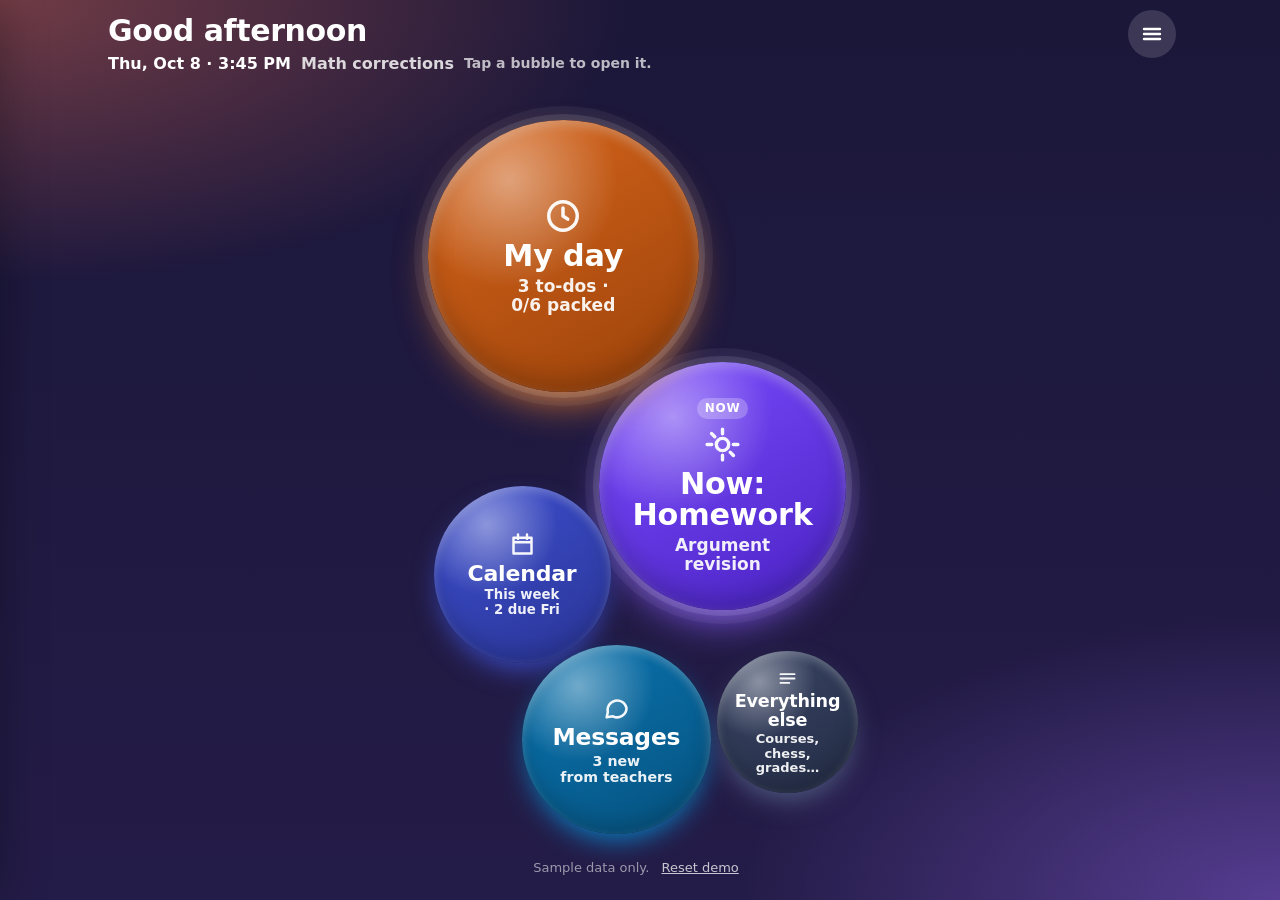
<file: variants/e-bubbles/index.html>
<!doctype html>
<html lang="en">
<head>
<meta charset="utf-8">
<meta name="viewport" content="width=device-width,initial-scale=1,viewport-fit=cover">
<meta http-equiv="Content-Security-Policy" content="default-src 'none'; script-src 'self'; style-src 'self' 'unsafe-inline'; img-src 'self' data:; connect-src 'self'; base-uri 'none'; form-action 'none'">
<meta name="referrer" content="no-referrer">
<meta name="theme-color" content="#0f1733">
<title>AEIOS · Today · Bubbles</title>
<style>
/* AEIOS · Today · "Bubbles": every action is a labeled bubble, tap one and it grows into the page.
   Sample data only. No external fonts, scripts or libraries: system font stack, transforms + opacity only. */
:root{--ink:#fff;--soft:rgba(255,255,255,.82);--glass:rgba(255,255,255,.13);--glass2:rgba(255,255,255,.22);--ease:cubic-bezier(.22,.9,.24,1)}
*{box-sizing:border-box;margin:0;padding:0}
html{-webkit-text-size-adjust:100%;background:#0f1733}
body{font-family:system-ui,-apple-system,"Segoe UI",Roboto,"Helvetica Neue",Arial,sans-serif;color:var(--ink);font-size:16px;line-height:1.4;-webkit-font-smoothing:antialiased;
  min-height:100vh;min-height:100dvh;overflow-x:hidden;background:#0f1733}
button,input,textarea{font:inherit;color:inherit}
button{background:none;border:0;cursor:pointer;-webkit-tap-highlight-color:transparent;touch-action:manipulation}
:focus-visible{outline:3px solid #fff;outline-offset:3px}
svg{flex:none;display:block}
[hidden]{display:none!important}
.sr{position:absolute;width:1px;height:1px;overflow:hidden;clip:rect(0 0 0 0);white-space:nowrap}

/* time-of-day backdrops (cross-fade by opacity only) */
.bg{position:fixed;inset:0;opacity:0;transition:opacity .9s ease;pointer-events:none;z-index:0}
.bg.on{opacity:1}
.bg--before{background:radial-gradient(70% 45% at 15% 105%,rgba(255,150,90,.55),transparent 70%),radial-gradient(60% 40% at 95% 0%,rgba(255,206,110,.30),transparent 70%),linear-gradient(180deg,#16204a,#2a2a5c 70%,#3b2c58)}
.bg--school{background:radial-gradient(65% 45% at 100% 0%,rgba(70,140,255,.45),transparent 70%),radial-gradient(60% 40% at 0% 100%,rgba(40,200,175,.30),transparent 70%),linear-gradient(180deg,#0f1d40,#13284f)}
.bg--after{background:radial-gradient(70% 45% at 0% 0%,rgba(255,120,90,.38),transparent 70%),radial-gradient(60% 45% at 100% 100%,rgba(160,110,255,.40),transparent 70%),linear-gradient(180deg,#1b1739,#241c48)}
.bg--night{background:radial-gradient(1.5px 1.5px at 12% 18%,#fff8,transparent),radial-gradient(1.5px 1.5px at 78% 9%,#fff7,transparent),radial-gradient(1px 1px at 55% 30%,#fff6,transparent),radial-gradient(1.5px 1.5px at 88% 52%,#fff5,transparent),radial-gradient(1px 1px at 30% 70%,#fff5,transparent),radial-gradient(1px 1px at 8% 88%,#fff6,transparent),
  radial-gradient(60% 40% at 50% 110%,rgba(90,80,220,.40),transparent 70%),linear-gradient(180deg,#060a18,#0d1230)}

/* header */
.hd{position:relative;z-index:2;padding:calc(14px + env(safe-area-inset-top)) calc(18px + env(safe-area-inset-right)) 4px calc(18px + env(safe-area-inset-left));max-width:1100px;margin:0 auto}
.hi{font-size:26px;font-weight:800;letter-spacing:-.4px;line-height:1.15}
.st{margin-top:4px;font-size:16px;font-weight:600;color:var(--soft);display:flex;flex-wrap:wrap;gap:4px 10px;align-items:center}
.st b{color:#fff;font-weight:750}
.tip{font-size:14px;color:rgba(255,255,255,.7)}

.hrow{display:flex;align-items:center;justify-content:space-between;gap:10px}
.hd .hi{padding-right:56px}.nav{padding-right:56px}
.mbtn{position:absolute;right:calc(14px + env(safe-area-inset-right));top:calc(10px + env(safe-area-inset-top));z-index:3;width:48px;height:48px;border-radius:50%;display:grid;place-items:center;background:rgba(255,255,255,.14);flex:none}
.nav{display:flex;align-items:center;gap:12px;margin-top:2px}
.nav[hidden]{display:none!important}
.lvb{display:inline-flex;align-items:center;gap:4px;min-height:48px;padding:0 16px 0 10px;border-radius:999px;background:rgba(255,255,255,.2);font-weight:800;font-size:17px;flex:none}
.lvt{font-size:26px;font-weight:850;letter-spacing:-.4px;line-height:1.1}
.lvs{font-size:14px;color:var(--soft);font-weight:650}
.b.top .lb{font-size:calc(var(--fs) * 1.08)}
/* the bubble field */
.field{position:relative;z-index:1;margin:0 auto;width:100%}
.b{position:absolute;left:0;top:0;border-radius:50%;padding:0;transform-origin:50% 50%;-webkit-user-select:none;user-select:none}
.b>.dr,.b .fl,.b .face{position:absolute;inset:0;border-radius:50%;display:block}
.fl{animation:fa 7s ease-in-out infinite}
.fl.f2{animation-name:fb;animation-duration:8.4s}
.fl.f3{animation-name:fc;animation-duration:6.2s}
@keyframes fa{0%,100%{transform:translate3d(0,0,0)}50%{transform:translate3d(2px,-6px,0)}}
@keyframes fb{0%,100%{transform:translate3d(0,0,0)}50%{transform:translate3d(-3px,5px,0)}}
@keyframes fc{0%,100%{transform:translate3d(0,0,0)}33%{transform:translate3d(3px,4px,0)}66%{transform:translate3d(-2px,-3px,0)}}
body.opened{overflow:hidden}
body.opened .fl,body.hidden-doc .fl{animation-play-state:paused}
.face{display:flex!important;flex-direction:column;align-items:center;justify-content:center;text-align:center;gap:calc(var(--d)*.02);padding:0 calc(var(--d)*.12);
  background:radial-gradient(circle at 30% 22%,rgba(255,255,255,.42),rgba(255,255,255,0) 38%),linear-gradient(150deg,var(--c1),var(--c2));
  box-shadow:inset 0 -10px 22px rgba(0,0,0,.18),inset 0 4px 10px rgba(255,255,255,.28),0 12px 28px -8px var(--sh),0 2px 6px rgba(0,0,0,.18);
  transition:transform .18s ease}
.b:active .face{transform:scale(.95)}
.b.t0 .face{box-shadow:inset 0 -12px 26px rgba(0,0,0,.2),inset 0 5px 12px rgba(255,255,255,.3),0 0 0 6px rgba(255,255,255,.10),0 0 0 14px rgba(255,255,255,.05),0 18px 40px -10px var(--sh)}
.b.src{visibility:hidden}
.ico{width:var(--ic);height:var(--ic);opacity:.95}
.ico svg{width:100%;height:100%}
.lb{display:block;font-size:var(--fs);font-weight:800;line-height:1.05;letter-spacing:-.2px;text-wrap:balance;max-width:100%}
.sb{display:block;font-size:var(--fs2);font-weight:650;line-height:1.12;color:rgba(255,255,255,.92);max-width:86%;text-wrap:balance}
.now{display:inline-block;font-size:12px;font-weight:800;letter-spacing:.06em;text-transform:uppercase;padding:2px 8px;border-radius:999px;background:rgba(255,255,255,.24);margin-bottom:2px}

/* bubble colors: all dark enough for white text (4.5:1+) */
.c-hw{--c1:#6a48ee;--c2:#4527b8;--sh:#6a48ee}
.c-due{--c1:#d0432a;--c2:#9e2c18;--sh:#d0432a}
.c-day{--c1:#2563e0;--c2:#1a45ad;--sh:#2563e0}
.c-bag{--c1:#0b7f6b;--c2:#065a4b;--sh:#0fa58a}
.c-cal{--c1:#3d4fcf;--c2:#2a3596;--sh:#3d4fcf}
.c-grades{--c1:#b02f8f;--c2:#7a1d62;--sh:#b02f8f}
.c-msg{--c1:#0a74b0;--c2:#06527f;--sh:#0a8ad0}
.c-clubs{--c1:#b0561a;--c2:#7e3a0e;--sh:#d06a24}
.c-goal{--c1:#2a7d36;--c2:#1a5524;--sh:#36a046}
.c-teaser{--c1:#8e3cc8;--c2:#62248f;--sh:#9e4cd8}
.c-now{--c1:#7c4dff;--c2:#4a22c4;--sh:#8a5cff}
.c-sched{--c1:#2563e0;--c2:#1a45ad;--sh:#2563e0}
.c-more{--c1:#3b4766;--c2:#232c45;--sh:#5a6890}
.c-chores{--c1:#b02f8f;--c2:#7a1d62;--sh:#b02f8f}
.c-day{--c1:#d9661c;--c2:#9a420a;--sh:#e07a2a}
.c-journal{--c1:#c03850;--c2:#8c2236;--sh:#d04860}

/* expanded view: a circle grows from the bubble to cover the screen, content rides on it */
.pop{position:fixed;inset:0;z-index:10;visibility:hidden;pointer-events:none}
.pop.on{visibility:visible;pointer-events:auto}
.blob{position:fixed;left:0;top:0;border-radius:50%;transform-origin:50% 50%;
  background:radial-gradient(circle at 30% 20%,rgba(255,255,255,.22),rgba(255,255,255,0) 30%),linear-gradient(150deg,var(--c1),var(--c2))}
.panel{position:absolute;inset:0;overflow-y:auto;overscroll-behavior:contain;-webkit-overflow-scrolling:touch}
.pin{max-width:660px;margin:0 auto;padding:calc(10px + env(safe-area-inset-top)) calc(18px + env(safe-area-inset-right)) calc(28px + env(safe-area-inset-bottom)) calc(18px + env(safe-area-inset-left))}
.bar{display:flex;align-items:center;justify-content:space-between;gap:10px}
.back{display:inline-flex;align-items:center;gap:6px;min-height:48px;padding:0 18px 0 12px;border-radius:999px;background:rgba(255,255,255,.18);font-weight:800;font-size:17px}
.back:active{background:rgba(255,255,255,.28)}
.x{width:48px;height:48px;border-radius:50%;display:grid;place-items:center;background:rgba(255,255,255,.18)}
.ph{display:flex;align-items:center;gap:14px;margin:18px 0 18px}
.ph .pico{width:54px;height:54px;border-radius:50%;display:grid;place-items:center;background:rgba(255,255,255,.18);flex:none}
.ph .pico svg{width:30px;height:30px}
.ph h2{font-size:30px;font-weight:850;letter-spacing:-.6px;line-height:1.08}
.ph p{font-size:16px;font-weight:650;color:var(--soft);margin-top:3px}
.fx{transform-origin:50% 50%}
.pb>*{margin-top:12px}
.pb>*:first-child{margin-top:0}
.card{background:var(--glass);border-radius:22px;padding:16px;box-shadow:inset 0 0 0 1px rgba(255,255,255,.12)}
.sec{font-size:13px;font-weight:800;letter-spacing:.07em;text-transform:uppercase;color:rgba(255,255,255,.78);margin:18px 2px 0}
.mut{color:var(--soft)}
.small{font-size:14px}
.row{display:flex;align-items:center;gap:12px;width:100%;min-height:60px;padding:10px 14px;border-radius:18px;background:var(--glass);text-align:left;box-shadow:inset 0 0 0 1px rgba(255,255,255,.10)}
.row+.row{margin-top:8px}
.row .tx{flex:1;min-width:0}
.row .tx b{display:block;font-size:17px;font-weight:750;line-height:1.25}
.row .tx span{display:block;font-size:15px;color:var(--soft)}
.dot{width:12px;height:12px;border-radius:50%;flex:none;box-shadow:0 0 0 2px rgba(255,255,255,.7)}
.ck{width:30px;height:30px;border-radius:50%;flex:none;display:grid;place-items:center;box-shadow:inset 0 0 0 2.5px rgba(255,255,255,.75);transition:background .2s}
.ck svg{opacity:0;transition:opacity .2s}
[aria-checked=true] .ck,[aria-pressed=true] .ck{background:#fff;color:#1b2440}
[aria-checked=true] .ck svg,[aria-pressed=true] .ck svg{opacity:1}
[aria-checked=true] .tx b{text-decoration:line-through;text-decoration-thickness:2px;opacity:.85}
.btn{min-height:52px;padding:0 22px;border-radius:999px;font-weight:800;font-size:17px;display:inline-flex;align-items:center;justify-content:center;gap:8px;background:#fff;color:#1b2440}
.btn.gh{background:rgba(255,255,255,.18);color:#fff}
.btn:active{transform:scale(.97)}
.btns{display:flex;flex-wrap:wrap;gap:10px}
.btns .btn{flex:1 1 140px}
.pill{display:inline-block;font-size:13px;font-weight:800;padding:3px 10px;border-radius:999px;background:rgba(255,255,255,.22)}
.prog{height:10px;border-radius:5px;background:rgba(255,255,255,.18);overflow:hidden}
.prog i{display:block;height:100%;background:#fff;border-radius:5px;transform-origin:0 50%;transition:transform .5s var(--ease)}
.big{font-size:56px;font-weight:850;letter-spacing:-1.5px;line-height:1;font-variant-numeric:tabular-nums}
.tl{list-style:none}
.tl li{display:flex;gap:12px;align-items:center;padding:10px 12px;border-radius:14px;font-size:16px}
.tl li .tm{width:96px;flex:none;font-variant-numeric:tabular-nums;color:var(--soft);font-size:15px;font-weight:650}
.tl li.past{opacity:.6}
.tl li.cur{background:rgba(255,255,255,.2);font-weight:800}
.tl li.cur .tm{color:#fff}
.days{display:grid;grid-template-columns:repeat(7,1fr);gap:6px}
.days button{min-height:64px;border-radius:16px;background:var(--glass);display:flex;flex-direction:column;align-items:center;justify-content:center;gap:2px;font-weight:800;font-size:18px;position:relative}
.days button span{font-size:12px;font-weight:700;color:var(--soft);text-transform:uppercase;letter-spacing:.04em}
.days button[aria-pressed=true]{background:#fff;color:#1b2440}
.days button[aria-pressed=true] span{color:#3b4766}
.days button i{position:absolute;bottom:7px;width:6px;height:6px;border-radius:50%;background:currentColor;opacity:.8}
.gr{display:flex;align-items:center;gap:14px}
.gr .n{font-size:34px;font-weight:850;font-variant-numeric:tabular-nums;width:64px}
.gdots{display:flex;gap:8px;margin:12px 0}
.gdots i{flex:1;height:14px;border-radius:7px;background:rgba(255,255,255,.2)}
.gdots i.on{background:#fff}
.chips{display:flex;flex-wrap:wrap;gap:8px}
.chip{min-height:48px;padding:0 16px;border-radius:999px;background:var(--glass);font-weight:750;font-size:16px;box-shadow:inset 0 0 0 1.5px rgba(255,255,255,.2)}
.chip[aria-checked=true]{background:#fff;color:#1b2440}
textarea,input.ans{width:100%;border:0;border-radius:16px;background:rgba(255,255,255,.95);color:#17212f;padding:14px;font-size:17px;line-height:1.4}
textarea{min-height:110px;resize:vertical}
input.ans{min-height:56px;font-size:22px;font-weight:800}
.fb{min-height:24px;font-weight:750}
.msg{padding:12px 14px;border-radius:18px;background:var(--glass)}
.msg+.msg{margin-top:8px}
.msg b{display:block;font-size:15px}
.msg.me{background:rgba(255,255,255,.9);color:#17212f}
.note{font-size:14px;color:rgba(255,255,255,.75);margin-top:14px}
.join{min-height:44px;min-width:92px;padding:0 14px;border-radius:999px;font-weight:800;font-size:15px;background:#fff;color:#1b2440;flex:none}
.join[aria-pressed=true]{background:rgba(255,255,255,.2);color:#fff;box-shadow:inset 0 0 0 1.5px rgba(255,255,255,.6)}
.foot{position:relative;z-index:1;text-align:center;font-size:13px;color:rgba(255,255,255,.55);padding:0 16px calc(10px + env(safe-area-inset-bottom))}
.foot button{color:rgba(255,255,255,.75);text-decoration:underline;min-height:44px;padding:0 8px;font-size:13px}
@media (min-width:700px){.hi{font-size:30px}.ph h2{font-size:36px}}
@media (max-height:560px){.hd{padding-top:calc(8px + env(safe-area-inset-top))}.hi{font-size:22px}.tip{display:none}}
@media (prefers-reduced-motion:reduce){
  .fl{animation:none!important}
  .bg,.prog i,.face,.ck,.ck svg{transition:none!important}
  .b:active .face,.btn:active{transform:none}
}
</style>
</head>
<body class="adw-notab">
<div class="bg bg--before" id="bg-before"></div><div class="bg bg--school" id="bg-school"></div><div class="bg bg--after" id="bg-after"></div><div class="bg bg--night" id="bg-night"></div>
<header class="hd" id="hd">
  <div class="hrow"><h1 class="hi" id="hi">Hey!</h1><button type="button" class="mbtn" id="menu" aria-label="Open menu: courses, chess, grades and more"><svg width="24" height="24" viewBox="0 0 24 24" fill="none" stroke="currentColor" stroke-width="2.4" stroke-linecap="round" aria-hidden="true"><path d="M4 7h16M4 12h16M4 17h16"/></svg></button></div>
  <p class="st" id="st"></p>
  <div class="nav" id="nav" hidden><button type="button" class="lvb" id="lvback"><svg width="20" height="20" viewBox="0 0 24 24" fill="none" stroke="currentColor" stroke-width="2.8" stroke-linecap="round" stroke-linejoin="round" aria-hidden="true"><path d="M15 6l-6 6 6 6"/></svg>All</button><div><h2 class="lvt" id="lvt"></h2><p class="lvs" id="lvs"></p></div></div>
</header>
<main class="field" id="field" aria-label="Your day in bubbles"></main>
<p class="foot" id="foot">Sample data only. <button type="button" id="reset">Reset demo</button></p>
<section class="pop" id="pop" aria-labelledby="pTitle" role="region">
  <div class="blob" id="blob"></div>
  <div class="panel" id="panel"><div class="pin">
    <div class="bar"><button type="button" class="back" id="back"><svg width="22" height="22" viewBox="0 0 24 24" fill="none" stroke="currentColor" stroke-width="2.6" stroke-linecap="round" stroke-linejoin="round" aria-hidden="true"><path d="M15 6l-6 6 6 6"/></svg>Back</button></div>
    <div class="ph"><span class="pico fx" id="pIco"></span><div><h2 class="fx" id="pTitle"></h2><p class="fx" id="pSub"></p></div></div>
    <div class="pb" id="pBody"></div>
  </div></div>
</section>
<script src="app.js"></script>
<script src="../../shared/drawer.js"></script>
</body>
</html>
</file>
<file: install.css>
/* install.css: the "Install app" help sheet (shared by Roni's web apps). Accent comes from --ai-accent. */
.ai-bg { position: fixed; inset: 0; z-index: 2147483000; display: flex; align-items: flex-end; justify-content: center;
  background: rgba(16, 24, 40, .45); animation: aiFade .18s ease both; }
.ai-sheet { width: 100%; max-width: 520px; box-sizing: border-box; padding: 10px 20px calc(18px + env(safe-area-inset-bottom));
  background: #fff; color: #14213D; border-radius: 22px 22px 0 0; box-shadow: 0 -8px 32px rgba(16, 24, 40, .16);
  font-family: Manrope, system-ui, -apple-system, sans-serif; animation: aiUp .26s cubic-bezier(.2, .8, .2, 1) both; }
.ai-handle { width: 40px; height: 4px; margin: 0 auto 16px; border-radius: 999px; background: #D3D9E2; }
.ai-sheet h3 { margin: 0 0 8px; font-size: 1.25rem; font-weight: 800; letter-spacing: -.01em; line-height: 1.3; }
.ai-steps { margin: 0 0 16px; padding: 0; list-style: none; counter-reset: ai; }
.ai-steps li { counter-increment: ai; display: flex; align-items: center; gap: 12px; min-height: 54px; padding: 6px 0;
  font-size: 1rem; font-weight: 600; line-height: 1.4; border-top: 1px solid #E5E8ED; }
.ai-steps li:first-child { border-top: 0; }
.ai-steps li::before { content: counter(ai); flex: none; width: 30px; height: 30px; border-radius: 50%; display: grid; place-items: center;
  background: #EAF1FF; color: var(--ai-accent, #265CDA); font-weight: 800; font-size: .9375rem; }
.ai-steps b { font-weight: 800; }
.ai-steps svg { width: 20px; height: 20px; vertical-align: -4px; margin: 0 1px; fill: var(--ai-accent, #265CDA);
  stroke: var(--ai-accent, #265CDA); stroke-width: 2; stroke-linecap: round; stroke-linejoin: round; }
.ai-row { display: flex; gap: 10px; }
.ai-btn { flex: 1; height: 52px; border: 0; border-radius: 14px; background: var(--ai-accent, #265CDA); color: #fff;
  font: 800 1.0625rem Manrope, system-ui, -apple-system, sans-serif; cursor: pointer; }
.ai-btn--ghost { background: #EEF3FD; color: var(--ai-accent, #265CDA); }
.ai-btn:active { transform: scale(.97); }
.ai-off { position: fixed; top: -100px; left: 0; opacity: 0; }
@keyframes aiFade { from { opacity: 0; } to { opacity: 1; } }
@keyframes aiUp { from { transform: translateY(100%); } to { transform: none; } }
@media (prefers-reduced-motion: reduce) { .ai-bg, .ai-sheet { animation: none; } }
</file>
<file: shared/mature.css>
/* AEIOS · shared look for F (Coach) and G (Middle): neutral, one accent, tight radii, compact type. No external fonts. */
:root{
 --bg:#f4f4f5;--card:#fff;--card2:#fafafa;--ink:#111214;--ink2:#2c2e33;--muted:#6c6f78;--faint:#9a9ca4;--line:#e4e4e7;--line2:#d4d4d8;
 --acc:#5b5bd6;--acc-ink:#fff;--acc-wash:#ececfb;--acc-text:#4646b8;--bub:#fff;--me:#111214;--me-ink:#fff;--warn:#b45309;--bad:#dc2626;
 --r:12px;--r2:8px;--sh:0 1px 0 rgba(0,0,0,.04),0 1px 3px rgba(0,0,0,.05);
}
.ph-evening{
 --bg:#0c0c0e;--card:#161619;--card2:#1b1b1f;--ink:#ededef;--ink2:#cfd0d4;--muted:#8d8f97;--faint:#62646b;--line:#26262b;--line2:#34343a;
 --acc:#7b7bf0;--acc-wash:#23233f;--acc-text:#a9a9ff;--bub:#1d1d21;--me:#ededef;--me-ink:#111214;--sh:none}
*{box-sizing:border-box;margin:0;padding:0}
html{-webkit-text-size-adjust:100%;background:var(--bg)}
body{font-family:system-ui,-apple-system,"Segoe UI",Roboto,"Helvetica Neue",Arial,sans-serif;color:var(--ink);background:var(--bg);font-size:15px;line-height:1.4;letter-spacing:-.005em;-webkit-font-smoothing:antialiased;min-height:100vh;min-height:100dvh;transition:background .3s,color .3s}
button,input,textarea{font:inherit;color:inherit}
button{background:none;border:0;cursor:pointer;-webkit-tap-highlight-color:transparent;touch-action:manipulation;text-align:left}
a{color:inherit}
:focus-visible{outline:2px solid var(--acc);outline-offset:2px;border-radius:6px}
svg{flex:none;display:block}
[hidden]{display:none!important}
.sr{position:absolute;width:1px;height:1px;overflow:hidden;clip:rect(0 0 0 0);white-space:nowrap}
.wrap{max-width:520px;margin:0 auto;padding:calc(6px + env(safe-area-inset-top)) 16px calc(28px + env(safe-area-inset-bottom))}
.adw-tab{display:none!important}

/* demo preview toggle (hidden inside the compare page) */
.pv{display:flex;align-items:center;gap:8px;margin:2px 0 6px;padding:3px;border:1px dashed var(--line2);border-radius:10px}
.pv>span{font-size:11px;font-weight:700;letter-spacing:.06em;text-transform:uppercase;color:var(--faint);padding-left:6px}
.seg{flex:1;display:grid;grid-template-columns:repeat(3,1fr);gap:2px}
.seg button{min-height:34px;border-radius:7px;font-size:13px;font-weight:600;color:var(--muted);text-align:center}
.seg button[aria-checked=true]{background:var(--card);color:var(--ink);box-shadow:var(--sh),0 0 0 1px var(--line)}

/* top row */
.top{display:flex;align-items:center;gap:8px;min-height:44px}
.when{font-size:13px;font-weight:600;color:var(--muted);flex:1;min-width:0;white-space:nowrap;overflow:hidden;text-overflow:ellipsis;font-variant-numeric:tabular-nums}
.pts{display:inline-flex;align-items:center;gap:5px;height:28px;padding:0 10px;border-radius:999px;border:1px solid var(--line);background:var(--card);font-weight:650;font-size:13px;font-variant-numeric:tabular-nums}
.pts svg{color:var(--acc)}
.pts.bump{animation:bump .4s ease}
@keyframes bump{40%{transform:scale(1.08)}}
.menu{width:40px;height:40px;border-radius:10px;display:grid;place-items:center;color:var(--ink)}
.menu:hover{background:var(--line)}

/* mark: abstract monogram instead of a face */
.mark{width:36px;height:36px;border-radius:10px;flex:none;display:block}
.mark svg{width:100%;height:100%}

/* coach message */
.coach{margin-top:6px}
.who{display:flex;align-items:center;gap:10px;margin-bottom:8px}
.who b{display:block;font-size:14px;font-weight:650}
.who span.t{display:block;font-size:12.5px;font-weight:500;color:var(--muted)}
.thread{display:flex;flex-direction:column;gap:6px}
.bub{align-self:flex-start;max-width:92%;background:var(--bub);border:1px solid var(--line);border-radius:16px 16px 16px 4px;padding:11px 14px;font-size:17px;line-height:1.38;font-weight:500;letter-spacing:-.01em;text-wrap:pretty}
.bub.sm{font-size:15px}
.bub.me{align-self:flex-end;background:var(--me);color:var(--me-ink);border-color:transparent;border-radius:16px 16px 4px 16px;font-size:15px;font-weight:500}
.bub em{font-style:normal;font-weight:650;color:var(--acc-text)}
.typing{align-self:flex-start;background:var(--bub);border:1px solid var(--line);border-radius:14px;padding:10px 14px;display:flex;gap:4px}
.typing i{width:6px;height:6px;border-radius:50%;background:var(--muted);opacity:.5;animation:dot 1s infinite}
.typing i:nth-child(2){animation-delay:.15s}.typing i:nth-child(3){animation-delay:.3s}
@keyframes dot{50%{opacity:1}}
.enter{animation:rise .25s ease both}
@keyframes rise{from{opacity:0;transform:translateY(4px)}to{opacity:1;transform:none}}
.qr{display:flex;flex-wrap:wrap;gap:6px;margin-top:8px}
.qr button{min-height:38px;padding:0 13px;border-radius:10px;background:var(--card);border:1px solid var(--line2);font-weight:600;font-size:14px}
.qr button:first-child{background:var(--acc);border-color:var(--acc);color:var(--acc-ink)}
.qr button:active,.btn:active{transform:scale(.98)}

/* generic buttons */
.btn{min-height:40px;padding:0 14px;border-radius:10px;font-weight:600;font-size:14px;display:inline-flex;align-items:center;justify-content:center;gap:7px;border:1px solid var(--line2);background:var(--card)}
.btn.pri{background:var(--acc);border-color:var(--acc);color:var(--acc-ink)}
.btn.ghost{border-color:transparent;background:transparent;color:var(--acc-text)}
.btn.sm{min-height:32px;padding:0 10px;font-size:13px;border-radius:8px}

/* sections */
.sec{margin-top:22px}
.sh{display:flex;align-items:center;gap:8px;margin:0 0 8px}
.sh h2{font-size:13px;font-weight:650;letter-spacing:.04em;text-transform:uppercase;color:var(--muted)}
.sh .note{margin-left:auto;font-size:12.5px;font-weight:500;color:var(--muted);display:inline-flex;align-items:center;gap:5px;white-space:nowrap}
.sh .note .mini{width:16px;height:16px;display:inline-block}.sh .note .mini svg{width:100%;height:100%}
.card{background:var(--card);border:1px solid var(--line);border-radius:var(--r)}
.tag{display:inline-flex;align-items:center;height:20px;padding:0 7px;border-radius:6px;font-size:11.5px;font-weight:650;background:var(--acc-wash);color:var(--acc-text);white-space:nowrap}
.tag.n{background:var(--line);color:var(--muted)}

/* day-block strip (F) */
.strip{display:flex;gap:8px;overflow-x:auto;scroll-snap-type:x proximity;scrollbar-width:none;-webkit-overflow-scrolling:touch;padding:2px 16px 10px;margin:0 -16px;scroll-padding:0 16px}
.strip::-webkit-scrollbar{display:none}
.blk{flex:none;scroll-snap-align:start;width:124px;min-height:112px;border-radius:var(--r);padding:10px 11px;background:var(--card);border:1px solid var(--line);position:relative;display:flex;flex-direction:column;gap:3px;transition:transform .15s}
.blk:active{transform:scale(.98)}
.blk .tm{font-size:12px;font-weight:600;color:var(--muted);font-variant-numeric:tabular-nums}
.blk .bi{width:22px;height:22px;display:grid;place-items:center;color:var(--muted);margin:3px 0 2px}
.blk .bi svg{width:18px;height:18px}
.blk .bt{font-size:14.5px;font-weight:650;line-height:1.2}
.blk .bs{font-size:12px;color:var(--muted);line-height:1.25}
.blk .ck{position:absolute;top:9px;right:9px;width:20px;height:20px;border-radius:6px;border:1.5px solid var(--line2);display:grid;place-items:center;color:transparent}
.blk .ck svg{width:13px;height:13px}
.blk.done .ck{background:var(--acc);border-color:var(--acc);color:#fff}
.blk.done .bt{text-decoration:line-through;color:var(--muted)}
.blk.now{border-color:var(--acc);box-shadow:inset 0 0 0 1px var(--acc)}
.blk .tag{position:absolute;top:9px;right:35px;height:20px;background:var(--acc);color:#fff;font-size:10.5px;letter-spacing:.05em;text-transform:uppercase}
.blk.moved{animation:pop .35s ease}
@keyframes pop{40%{transform:scale(1.03)}}
.blk.tmrw{background:transparent;border-style:dashed;width:140px}
.blk.tmrw .bs{line-height:1.5}
.prog{display:flex;align-items:center;gap:10px;font-size:12.5px;font-weight:500;color:var(--muted)}
.bar{flex:1;height:4px;border-radius:4px;background:var(--line);overflow:hidden}
.bar i{display:block;height:100%;width:100%;border-radius:4px;background:var(--acc);transform-origin:0 50%;transition:transform .4s ease}

/* thinking practice */
.think{padding:14px}
.course{font-size:12px;font-weight:600;color:var(--muted)}
.q{font-size:17px;font-weight:650;line-height:1.32;letter-spacing:-.015em;margin:6px 0 4px;text-wrap:pretty}
.qh{font-size:13.5px;color:var(--muted)}
.trow{display:flex;align-items:center;gap:12px;margin-top:12px;flex-wrap:wrap}
.go{min-height:40px;padding:0 14px 0 10px;border-radius:10px;background:var(--ink);color:var(--card);font-weight:600;font-size:14px;display:inline-flex;align-items:center;gap:7px}
.go .ic{display:grid;place-items:center}
.go.did{background:var(--acc-wash);color:var(--acc-text)}
.streak{display:flex;align-items:center;gap:8px;font-size:12.5px;color:var(--muted);font-weight:600}
.streak .fl{display:flex;align-items:center;gap:2px;color:var(--ink)}
.streak .sl{font-weight:500;color:var(--muted);margin-left:-2px}
.days{display:flex;gap:3px}
.days i{width:18px;height:18px;border-radius:5px;background:var(--line);font-style:normal;font-size:10px;font-weight:650;display:grid;place-items:center;color:var(--muted)}
.days i.on{background:var(--acc);color:#fff}
.days i.td{box-shadow:inset 0 0 0 1.5px var(--acc);background:transparent;color:var(--acc-text)}

/* noticed */
.nstrip{display:flex;gap:8px;overflow-x:auto;scrollbar-width:none;padding:2px 16px 6px;margin:0 -16px;scroll-snap-type:x proximity;scroll-padding:0 16px}
.nstrip::-webkit-scrollbar{display:none}
.note-c{flex:none;width:262px;scroll-snap-align:start;background:var(--card);border:1px solid var(--line);border-radius:var(--r);padding:12px;display:flex;flex-direction:column;gap:7px}
.nh{display:flex;align-items:center;gap:9px}
.nav{width:30px;height:30px;border-radius:8px;display:grid;place-items:center;font-weight:650;font-size:12px;background:var(--line);color:var(--ink2);flex:none}
.nh b{display:block;font-size:13.5px;font-weight:650}
.nh div span{display:block;font-size:12px;color:var(--muted)}
.play{margin-left:auto;width:32px;height:32px;border-radius:8px;border:1px solid var(--line2);display:grid;place-items:center;flex:none}
.play svg{width:14px;height:14px}
.wave{display:flex;align-items:center;gap:2px;height:16px}
.wave i{width:3px;border-radius:2px;background:var(--faint);opacity:.6;transform:scaleY(.7)}
.note-c.playing .wave i{background:var(--acc);opacity:1;animation:wv .8s ease-in-out infinite alternate}
.note-c.playing .wave i:nth-child(2n){animation-delay:.2s}.note-c.playing .wave i:nth-child(3n){animation-delay:.4s}
@keyframes wv{to{transform:scaleY(.35)}}
.tx{font-size:14px;line-height:1.38;color:var(--ink2)}
.tx::before{content:"\201C"}.tx::after{content:"\201D"}
.reward{margin-top:8px;padding:12px;display:flex;align-items:center;gap:12px}
.reward .ri{width:32px;height:32px;border-radius:8px;background:var(--acc-wash);color:var(--acc-text);display:grid;place-items:center;flex:none}
.reward .rb{flex:1;min-width:0}
.reward b{font-size:14px;font-weight:650;display:block}
.reward span{font-size:12.5px;color:var(--muted);font-variant-numeric:tabular-nums}
.reward .bar{margin-top:6px}

/* sheets */
.scrim{position:fixed;inset:0;background:rgba(0,0,0,.45);z-index:50;opacity:0;transition:opacity .2s}
.scrim.on{opacity:1}
.sheet{position:fixed;left:0;right:0;bottom:0;z-index:60;max-width:520px;margin:0 auto;border-radius:16px 16px 0 0;transform:translateY(105%);transition:transform .28s cubic-bezier(.22,.9,.24,1);max-height:92dvh;display:flex;flex-direction:column}
.sheet.on{transform:none}
.call-s{background:#111114;color:#ededef;padding:24px 20px calc(22px + env(safe-area-inset-bottom));text-align:center}
.ring{width:72px;height:72px;margin:6px auto 12px;border-radius:18px;position:relative}
.ring svg{width:100%;height:100%;position:relative;z-index:1;border-radius:18px}
.ring::before{content:"";position:absolute;inset:-6px;border-radius:24px;border:1.5px solid rgba(123,123,240,.6);animation:pulse 1.6s ease-out infinite}
@keyframes pulse{from{transform:scale(1);opacity:.9}to{transform:scale(1.25);opacity:0}}
.call-s h3{font-size:17px;font-weight:650}
.call-s .st{font-size:13px;color:#8d8f97;font-variant-numeric:tabular-nums;margin-top:2px}
.caps{-webkit-mask-image:linear-gradient(transparent,#000 18px);mask-image:linear-gradient(transparent,#000 18px);padding-top:12px;margin:8px 0 4px;min-height:120px;max-height:36dvh;overflow-y:auto;text-align:left;display:flex;flex-direction:column;gap:6px}
.cap{background:#1d1d21;border-radius:10px;padding:9px 11px;font-size:14.5px;line-height:1.38}
.cap b{display:block;font-size:11px;font-weight:650;letter-spacing:.05em;text-transform:uppercase;color:#8d8f97;margin-bottom:1px}
.cap.me{background:#23233f}
.ctl{display:flex;justify-content:center;gap:28px;margin-top:14px}
.ctl button{display:flex;flex-direction:column;align-items:center;gap:5px;font-size:12px;color:#8d8f97;text-align:center}
.ctl .cb{width:54px;height:54px;border-radius:50%;background:#26262b;color:#ededef;display:grid;place-items:center}
.ctl button[aria-pressed=true] .cb{background:#ededef;color:#111}
.ctl .end .cb{background:var(--bad);color:#fff}
.say{margin-top:12px;display:flex;flex-wrap:wrap;gap:6px;justify-content:center}
.say button{min-height:36px;padding:0 12px;border-radius:9px;background:#1d1d21;border:1px solid #34343a;font-size:13.5px}
.text-s{background:var(--bg);color:var(--ink);height:86dvh}
.tsh{display:flex;align-items:center;gap:10px;padding:12px 14px;border-bottom:1px solid var(--line)}
.tsh .mark{width:32px;height:32px;border-radius:9px}
.tsh div{flex:1}
.tsh b{display:block;font-weight:650;font-size:14.5px}
.tsh span{font-size:12.5px;color:var(--muted)}
.x{width:40px;height:40px;border-radius:10px;display:grid;place-items:center}
.tth{flex:1;overflow-y:auto;padding:12px 14px;display:flex;flex-direction:column;gap:6px}
.tth .bub{font-size:15px}
.tth .tm{align-self:center;font-size:12px;color:var(--muted)}
.tin{display:flex;gap:8px;padding:10px 12px calc(10px + env(safe-area-inset-bottom));border-top:1px solid var(--line)}
.tin input{flex:1;min-height:42px;border-radius:10px;border:1px solid var(--line2);background:var(--card);padding:0 12px;font-size:16px}
.tin button{width:42px;height:42px;border-radius:10px;background:var(--acc);color:#fff;display:grid;place-items:center}
.toast{position:fixed;left:50%;bottom:calc(18px + env(safe-area-inset-bottom));transform:translate(-50%,12px);opacity:0;z-index:70;background:#111214;color:#fff;padding:9px 14px;border-radius:10px;font-weight:550;font-size:13.5px;transition:.2s;pointer-events:none;white-space:nowrap}
.ph-evening .toast{background:#ededef;color:#111}
.toast.on{opacity:1;transform:translate(-50%,0)}
@media (prefers-reduced-motion:reduce){
 *,*::before,*::after{animation:none!important;transition:none!important}
}
</file>
<file: coach3/style.css>
/* AEIOS Coach v3 prototype. Fictional sample data only. Phone-first: 17px body, 44px targets. */
:root{--bg:#f4f4f5;--card:#fff;--card2:#fafafa;--ink:#111214;--ink2:#2c2e33;--muted:#5f626b;--faint:#8a8d95;--line:#e4e4e7;--line2:#d0d0d6;
--acc:#5b5bd6;--acc-wash:#ececfb;--acc-text:#3f3fae;--warn:#a35100;--warn-wash:#fff4e5;--ok:#13795b;--ok-wash:#e7f6f0;--r:14px}
*{box-sizing:border-box;margin:0;padding:0}
html{-webkit-text-size-adjust:100%;background:var(--bg)}
body{font-family:system-ui,-apple-system,"Segoe UI",Roboto,"Helvetica Neue",Arial,sans-serif;color:var(--ink);background:var(--bg);font-size:17px;line-height:1.45;-webkit-font-smoothing:antialiased;min-height:100dvh}
button,input,textarea,select{font:inherit;color:inherit}
button{background:none;border:0;cursor:pointer;-webkit-tap-highlight-color:transparent;touch-action:manipulation;text-align:left}
a{color:inherit;text-decoration:none}
:focus-visible{outline:2px solid var(--acc);outline-offset:2px;border-radius:8px}
svg{flex:none;display:block}
[hidden]{display:none!important}
.sr{position:absolute;width:1px;height:1px;overflow:hidden;clip:rect(0 0 0 0);white-space:nowrap}
.bar{position:sticky;top:0;z-index:5;display:flex;align-items:center;gap:6px;min-height:56px;padding:calc(4px + env(safe-area-inset-top)) 16px 4px;background:var(--bg);border-bottom:1px solid var(--line)}
.bar h1{font-size:22px;font-weight:750;letter-spacing:-.02em;flex:1;min-width:0;white-space:nowrap;overflow:hidden;text-overflow:ellipsis}
.back{width:44px;height:44px;margin-left:-10px;display:grid;place-items:center;border-radius:12px}
.when{font-size:15px;font-weight:600;color:var(--muted);white-space:nowrap;font-variant-numeric:tabular-nums}
.wrap{max-width:560px;margin:0 auto;padding:6px 16px calc(100px + env(safe-area-inset-bottom))}
.wrap:focus{outline:none}
.tabs{position:fixed;left:0;right:0;bottom:0;z-index:6;display:grid;grid-template-columns:repeat(4,1fr);background:rgba(255,255,255,.97);border-top:1px solid var(--line);padding:4px 6px calc(4px + env(safe-area-inset-bottom))}
.tabs a{min-height:56px;display:flex;flex-direction:column;align-items:center;justify-content:center;gap:2px;font-size:13px;font-weight:650;color:var(--muted);border-radius:12px}
.tabs a[aria-current=page]{color:var(--acc-text)}
.tmark{width:24px;height:24px;border-radius:7px;overflow:hidden;opacity:.7}
.tabs a[aria-current=page] .tmark{opacity:1}
.mark{width:28px;height:28px;border-radius:8px;flex:none;display:block;overflow:hidden}
.mark svg,.tmark svg,.ring svg{width:100%;height:100%}
h2.h{font-size:15px;font-weight:700;letter-spacing:.04em;text-transform:uppercase;color:var(--muted);margin:26px 0 10px;display:flex;align-items:center;gap:8px}
h2.h .r{margin-left:auto;text-transform:none;letter-spacing:0;font-weight:600}
.hi{font-size:28px;font-weight:750;letter-spacing:-.025em;line-height:1.15;margin-top:8px}
.sub{color:var(--muted);margin-top:4px}
.card{background:var(--card);border:1px solid var(--line);border-radius:var(--r)}
.pad{padding:16px}
.muted{color:var(--muted)}
.small{font-size:15px}
.num{font-variant-numeric:tabular-nums}
.btn{min-height:48px;padding:0 18px;border-radius:12px;font-weight:650;font-size:17px;display:inline-flex;align-items:center;justify-content:center;gap:8px;border:1px solid var(--line2);background:var(--card)}
.btn.pri{background:var(--acc);border-color:var(--acc);color:#fff}
.btn.dark{background:var(--ink);border-color:var(--ink);color:#fff}
.btn.ghost{border-color:transparent;background:transparent;color:var(--acc-text);padding:0 10px}
.btn.sm{min-height:44px;padding:0 14px;font-size:16px}
.btn.full{width:100%}
.btn:active{transform:scale(.98)}
.btn:disabled{opacity:.45;cursor:default}
.row{display:flex;gap:8px;flex-wrap:wrap;align-items:center}
.row.g{margin-top:12px}
.now{padding:16px;border:1.5px solid var(--acc)}
.now .k{font-size:14px;font-weight:700;letter-spacing:.05em;text-transform:uppercase;color:var(--acc-text)}
.now b{display:block;font-size:22px;font-weight:750;letter-spacing:-.02em;margin-top:2px}
.now .t{color:var(--muted)}
.cc{padding:14px 16px 16px;background:var(--card);border:1px solid var(--line);border-left:4px solid var(--acc);border-radius:var(--r);margin-top:10px}
.cc .top{display:flex;align-items:center;gap:8px;font-size:15px;font-weight:650;color:var(--acc-text)}
.cc .top .tag{margin-left:auto}
.cc p.msg{font-size:18px;font-weight:550;line-height:1.38;margin-top:6px;letter-spacing:-.01em}
.cc p.msg em{font-style:normal;font-weight:700}
.cc.warn{border-left-color:var(--warn)}
.cc.warn .top{color:var(--warn)}
.cc.ok{border-left-color:var(--ok)}
.cc.ok .top{color:var(--ok)}
.tag{display:inline-flex;align-items:center;min-height:26px;padding:0 9px;border-radius:7px;font-size:14px;font-weight:650;background:var(--acc-wash);color:var(--acc-text);white-space:nowrap}
.tag.n{background:var(--line);color:var(--ink2)}
.tag.w{background:var(--warn-wash);color:var(--warn)}
.tag.ok{background:var(--ok-wash);color:var(--ok)}
.tools{display:grid;grid-template-columns:1fr 1fr 1fr;gap:8px}
.tool{min-height:92px;border-radius:var(--r);background:var(--card);border:1px solid var(--line);display:flex;flex-direction:column;align-items:flex-start;justify-content:space-between;gap:8px;padding:12px;font-weight:650;font-size:17px}
.tool .ti{width:36px;height:36px;border-radius:10px;background:var(--acc-wash);color:var(--acc-text);display:grid;place-items:center}
.tool:active{transform:scale(.98)}
.list{list-style:none}
.li{display:flex;align-items:center;gap:12px;padding:10px 16px;border-top:1px solid var(--line);min-height:62px}
.list>li:first-child .li,.list>.li:first-child{border-top:0}
.li .tx{flex:1;min-width:0}
.li .tx b{display:block;font-weight:650}
.li .tx span{display:block;font-size:15px;color:var(--muted)}
.li.done .tx b{text-decoration:line-through;color:var(--muted)}
.ck{width:44px;height:44px;margin-right:-8px;display:grid;place-items:center;flex:none}
.ck i{width:26px;height:26px;border-radius:8px;border:2px solid var(--line2);display:grid;place-items:center;color:transparent}
.li.done .ck i{background:var(--acc);border-color:var(--acc);color:#fff}
.inl{margin:0 16px 12px;padding:10px 12px;border-radius:10px;background:var(--acc-wash);display:flex;gap:10px;align-items:flex-start}
.inl .mark{width:24px;height:24px;margin-top:1px}
.inl>div{flex:1}
.inl p{font-size:16px;line-height:1.4;color:var(--ink2)}
.inl.w{background:var(--warn-wash)}
.inl .row{margin-top:8px}
.reach{display:grid;grid-template-columns:1fr 1fr;gap:8px}
.reach .btn{min-height:52px}
.stp{display:inline-flex;align-items:center;border:1px solid var(--line2);border-radius:12px;height:44px;overflow:hidden;font-variant-numeric:tabular-nums;flex:none;background:var(--card)}
.stp button{width:44px;height:100%;display:grid;place-items:center;color:var(--ink2);font-size:22px;font-weight:600;text-align:center}
.stp span{min-width:52px;text-align:center;font-size:17px;font-weight:700}
.stp.flag{border-color:var(--warn);box-shadow:0 0 0 1px var(--warn)}
.mv{display:flex;flex-direction:column;flex:none;margin-left:-10px}
.mv button{width:44px;height:28px;display:grid;place-items:center;color:var(--muted)}
.mv button:disabled{opacity:.25}
.seg{display:grid;grid-template-columns:1fr 1fr;gap:4px;padding:4px;background:var(--line);border-radius:12px}
.seg button{min-height:44px;border-radius:9px;font-weight:650;text-align:center;color:var(--muted)}
.seg button[aria-pressed=true]{background:var(--card);color:var(--ink);box-shadow:0 1px 2px rgba(0,0,0,.08)}
textarea,.inp{display:block;width:100%;border:1px solid var(--line2);border-radius:12px;background:var(--card);padding:12px 14px;font-size:17px;line-height:1.45}
textarea{min-height:190px;resize:vertical}
.inp{min-height:48px}
label.l{display:block;font-size:15px;font-weight:650;color:var(--muted);margin:12px 0 6px}
.photo{border-radius:var(--r);overflow:hidden;border:1px solid var(--line);background:#cfd2cc;padding:20px 18px}
.paper{background:#fffef8;border-radius:4px;padding:14px 16px;transform:rotate(-1.2deg);box-shadow:0 2px 8px rgba(0,0,0,.2);font-family:Georgia,serif;font-size:16px;line-height:1.5;color:#222}
.paper b{font-family:system-ui,sans-serif}
.fx{padding:14px 16px;border-top:1px solid var(--line)}
.fx:first-child{border-top:0}
.fx .q{font-size:15px;color:var(--muted);margin-top:4px;font-style:italic}
.fx .top{display:flex;gap:8px;align-items:flex-start}
.fx .top b{flex:1;font-size:18px}
.fx.acc{background:var(--ok-wash)}
.fx.skip{opacity:.55}
.fx .ed{display:grid;gap:8px;margin-top:10px}
.th{display:flex;flex-direction:column;gap:8px}
.bub{align-self:flex-start;max-width:88%;background:var(--card);border:1px solid var(--line);border-radius:18px 18px 18px 5px;padding:11px 14px;font-size:17px}
.bub.me{align-self:flex-end;background:var(--ink);color:#fff;border-color:transparent;border-radius:18px 18px 5px 18px}
.bub.hint{border-color:var(--acc);background:var(--acc-wash)}
.who{display:flex;align-items:center;gap:8px;font-size:15px;font-weight:650;color:var(--muted);margin-bottom:6px}
.lad{list-style:none}
.lad li{display:flex;align-items:center;gap:12px;padding:12px 16px;border-top:1px solid var(--line);min-height:62px}
.lad li:first-child{border-top:0}
.lad .dot{width:22px;height:22px;border-radius:50%;border:2px solid var(--line2);flex:none}
.lad li.past .dot{background:var(--line2);border-color:var(--line2)}
.lad li.cur{background:var(--acc-wash)}
.lad li.cur .dot{border:7px solid var(--acc)}
.lad li .tx{flex:1}
.lad li .tx b{display:block;font-weight:650}
.lad li .tx span{display:block;font-size:15px;color:var(--muted)}
.meter{height:10px;border-radius:6px;background:var(--line);overflow:hidden;margin-top:8px}
.meter i{display:block;height:100%;background:var(--acc);border-radius:6px}
.dots7{display:flex;gap:6px;margin-top:10px}
.dots7 i{flex:1;height:36px;border-radius:8px;background:var(--line);display:grid;place-items:center;font-style:normal;font-size:15px;font-weight:700;color:var(--muted)}
.dots7 i.on{background:var(--acc);color:#fff}
.dots7 i.miss{background:var(--warn-wash);color:var(--warn)}
.notif{display:flex;gap:12px;padding:14px;border-radius:18px;background:#26272c;color:#fff;align-items:flex-start}
.notif .mark{width:36px;height:36px}
.notif small{display:block;font-size:14px;color:#c4c5cc}
.notif b{display:block;font-size:16px}
.notif p{font-size:17px;line-height:1.35}
.cmp{padding:12px 16px;border-top:1px solid var(--line)}
.cmp:first-child{border-top:0}
.cmp .hd{display:flex;justify-content:space-between;gap:8px}
.cmp .hd b{font-weight:650}
.cmp .hd span{font-size:15px;color:var(--muted);font-variant-numeric:tabular-nums}
.bars{display:grid;gap:4px;margin-top:8px}
.bars div{height:12px;border-radius:6px;background:var(--line2)}
.bars div.a{background:var(--acc)}
.bars div.a.over{background:var(--warn)}
.legend{display:flex;gap:16px;font-size:15px;color:var(--muted);margin-top:8px}
.legend i{display:inline-block;width:12px;height:12px;border-radius:3px;margin-right:6px;vertical-align:-1px}
.big{font-size:44px;font-weight:800;letter-spacing:-.03em;line-height:1;font-variant-numeric:tabular-nums}
.call{min-height:62vh;display:flex;flex-direction:column;align-items:center;text-align:center;padding-top:30px}
.ring{width:96px;height:96px;border-radius:28px;overflow:hidden;animation:pl 2s infinite}
@keyframes pl{50%{box-shadow:0 0 0 14px var(--acc-wash)}}
.caps{margin-top:22px;font-size:20px;font-weight:550;line-height:1.4;max-width:330px}
.tform{display:flex;gap:8px;margin-top:14px}
.tform .inp{flex:1}
.toast{position:fixed;left:50%;bottom:calc(84px + env(safe-area-inset-bottom));transform:translate(-50%,20px);opacity:0;background:var(--ink);color:#fff;padding:12px 18px;border-radius:12px;font-size:16px;font-weight:600;pointer-events:none;transition:.25s;max-width:90vw;z-index:9}
.toast.on{opacity:1;transform:translate(-50%,0)}
@media (prefers-reduced-motion:reduce){*{animation:none!important;transition:none!important}}
.stp{height:46px}
.li.edit{flex-wrap:wrap;row-gap:4px}
.li.edit .tx{flex:1 1 100%}
.li.edit .mv{flex-direction:row;margin-left:-10px}
.li.edit .mv button{height:44px}
.li.edit .stp{margin-left:auto}
.inl em{font-style:normal;font-weight:700}
.btn.sm,.inl p,.toast{font-size:17px}
</file>
